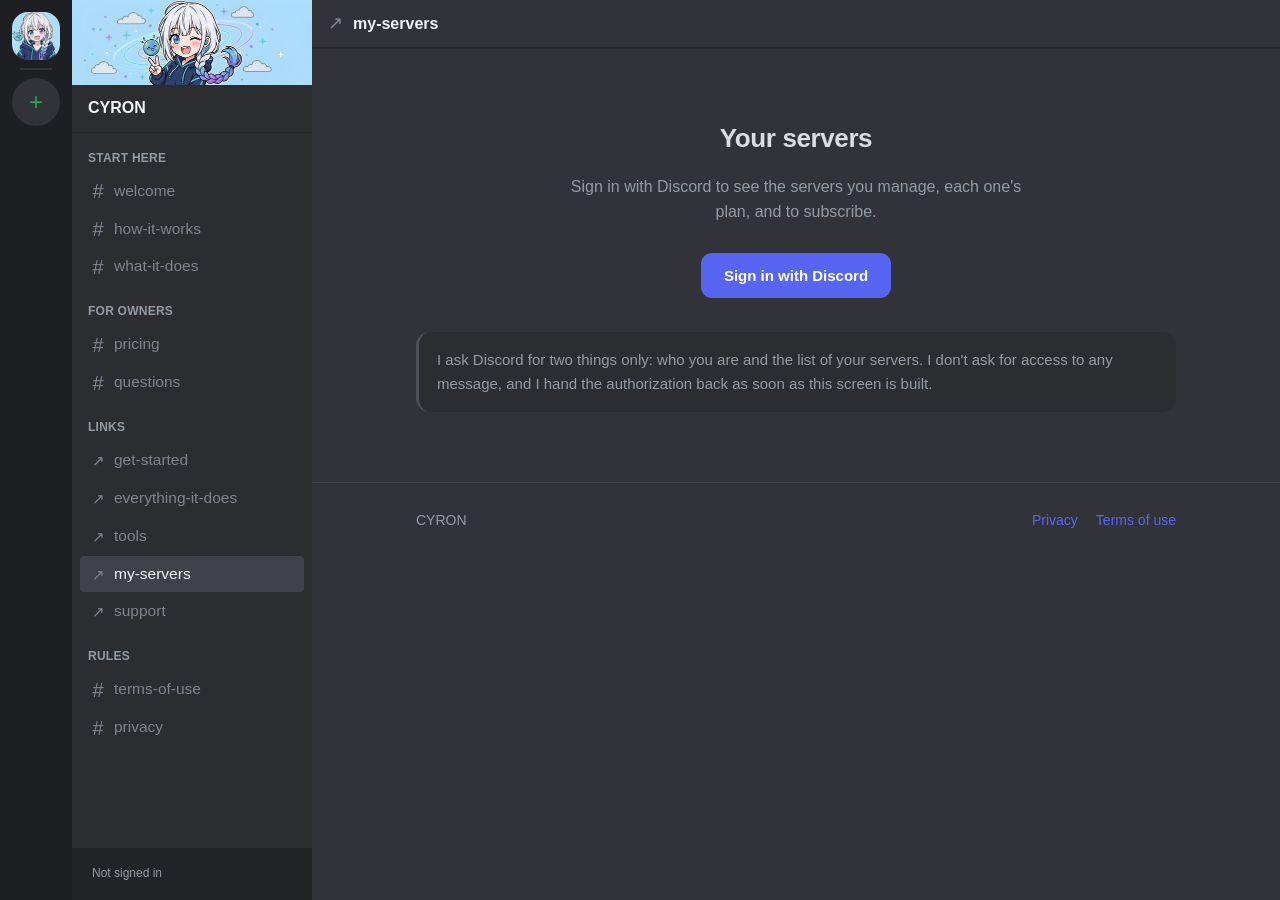
<file: cyron/painel.html>
<!doctype html>
<html lang="pt-BR" class="casca">
<head>
<script>/* endereço antigo → hicyron.github.io (mesma página, mesmos parâmetros) */
if (location.hostname === "portal-alianca.github.io") location.replace("https://hicyron.github.io" + location.pathname.replace(/^\/cyron/, "") + location.search + location.hash);
</script>
<meta charset="utf-8">
<meta name="viewport" content="width=device-width, initial-scale=1">
<title>CYRON — meus servidores</title>
<meta name="robots" content="noindex">
<link rel="icon" href="./img/cyron.png">
<style>
:root{
  --fundo:#0F1115; --fundo-2:#161A21; --fundo-3:#1D222B;
  --borda:#272D38; --borda-viva:#3A424F;
  --texto:#E8EAED; --texto-fraco:#9AA3AF;
  --ambar:#7B8CFF; --verde:#5EBB83; --azul:#5865F2; --vermelho:#E06A5A;
  --raio:14px;
}
*{box-sizing:border-box}
body{
  margin:0; background:var(--fundo); color:var(--texto);
  font:16px/1.6 -apple-system,BlinkMacSystemFont,"Segoe UI",Roboto,Helvetica,Arial,sans-serif;
  -webkit-font-smoothing:antialiased;
}
a{color:var(--ambar); text-decoration:none}
a:hover{text-decoration:underline}
.env{max-width:800px; margin:0 auto; padding:0 20px}
.barra{background:rgba(15,17,21,.86); border-bottom:1px solid var(--borda); position:sticky; top:0; z-index:9}
.barra .env{display:flex; align-items:center; gap:16px; height:62px}
.marca{font-weight:700; letter-spacing:.12em; font-size:15px; color:var(--texto)}
.marca span{color:var(--ambar)}
.barra nav{margin-left:auto; display:flex; align-items:center; gap:12px}
.barra nav a{color:var(--texto-fraco); font-size:14px; white-space:nowrap}

.eu{display:flex; align-items:center; gap:10px; font-size:14px; color:var(--texto-fraco)}
.eu img{width:26px; height:26px; border-radius:50%}

h1{font-size:26px; letter-spacing:-.015em; margin:0}
.sub{color:var(--texto-fraco); margin:10px 0 0; font-size:15px}
main{padding:44px 0 80px}

.bt{
  display:inline-flex; align-items:center; justify-content:center; gap:9px;
  padding:13px 22px; border-radius:11px; font-weight:650; font-size:15px;
  border:1px solid transparent; cursor:pointer; font-family:inherit;
}
.bt:hover{text-decoration:none; filter:brightness(1.07)}
.bt-1{background:var(--azul); color:#fff}
.bt-2{background:var(--fundo-3); color:var(--texto); border-color:var(--borda-viva)}
.bt-3{background:var(--ambar); color:#241a05}
.bt-p{padding:9px 15px; font-size:14px; border-radius:9px}

.centro{text-align:center; padding:70px 0}
.centro p{color:var(--texto-fraco); max-width:460px; margin:14px auto 28px}

.lista{display:flex; flex-direction:column; gap:12px; margin-top:30px}
.item{
  background:var(--fundo-2); border:1px solid var(--borda); border-radius:var(--raio);
  padding:18px 20px; display:flex; align-items:center; gap:16px; flex-wrap:wrap;
}
.item.fora{opacity:.72}
.icone{
  width:44px; height:44px; border-radius:12px; flex:0 0 44px; object-fit:cover;
  background:var(--fundo-3); display:flex; align-items:center; justify-content:center;
  font-weight:700; color:var(--texto-fraco); font-size:16px;
}
.dados{min-width:0; flex:1 1 190px}
.dados b{display:block; font-size:16px; overflow:hidden; text-overflow:ellipsis; white-space:nowrap}
.dados small{color:var(--texto-fraco); font-size:13px}
.cracha{
  font-size:11px; font-weight:750; letter-spacing:.06em; text-transform:uppercase;
  padding:4px 10px; border-radius:999px; white-space:nowrap;
}
.c-pago{background:rgba(123,140,255,.13); color:var(--ambar); border:1px solid rgba(123,140,255,.3)}
.c-teste{background:rgba(94,187,131,.14); color:var(--verde); border:1px solid rgba(94,187,131,.3)}
.c-gratis{background:var(--fundo-3); color:var(--texto-fraco); border:1px solid var(--borda-viva)}
/* Deliberadamente não é botão: não há para onde ir, e um botão que não leva a
   lugar nenhum é pior do que texto nenhum. */
.indisponivel{font-size:13.5px; color:var(--texto-fraco); font-style:italic; padding:9px 0}

.aviso{
  padding:16px 18px; border-radius:var(--raio); background:var(--fundo-2);
  border-left:3px solid var(--vermelho); color:var(--texto-fraco); font-size:15px; margin-top:24px;
}
.aviso.calmo{border-left-color:var(--borda-viva)}
.carregando{color:var(--texto-fraco); text-align:center; padding:60px 0}

footer{border-top:1px solid var(--borda); padding:26px 0; color:var(--texto-fraco); font-size:14px}
footer .env{display:flex; gap:18px; flex-wrap:wrap; align-items:center}
footer nav{margin-left:auto; display:flex; gap:18px; flex-wrap:wrap}
[data-en]{display:none}
html[lang="en"] [data-pt]{display:none}
html[lang="en"] [data-en]{display:revert}
.conta-barra{display:flex; align-items:center; gap:8px; flex-wrap:wrap; justify-content:flex-end; font-size:13px; color:var(--texto-fraco); margin:16px 0 14px}
.conta-barra span{margin-right:auto}
.conta-barra .bt{padding:6px 12px; font-size:13px}
.voltar{margin:0 0 6px; font-size:14px}
.botoes-servidor{display:flex; gap:8px; margin:14px 0}
.dados a.abrir{color:inherit}
.dados a.abrir:hover{text-decoration:underline}
</style>
<link rel="stylesheet" href="./casca.css?v=20261005b">
<script src="./casca.js?v=20261005b" defer></script>
</head>
<body>

<header class="barra">
  <div class="env">
    <a class="marca" href="./">CY<span>RON</span></a>
    <nav>
      <a href="./"><span data-pt>Início</span><span data-en>Home</span></a>
      <div class="eu" id="eu" hidden></div>
    </nav>
  </div>
</header>

<main class="env">
  <div id="tela"><div class="carregando"><span data-pt>Um instante…</span><span data-en>One moment…</span></div></div>
</main>

<footer><div class="env">
  <span>CYRON</span>
  <nav>
    <a href="./privacidade.html"><span data-pt>Privacidade</span><span data-en>Privacy</span></a>
    <a href="./termos.html"><span data-pt>Termos de uso</span><span data-en>Terms of use</span></a>
  </nav>
</div></footer>

<script>
var CLIENT_ID = "1498142929041096856";
var PERMISSOES = "327223209040";
var FUNCAO = "https://mslzcjqkfeivuavfxwli.supabase.co/functions/v1/cyron-entrar";
var CONVITE = "https://discord.com/oauth2/authorize?client_id=" + CLIENT_ID +
  "&permissions=" + PERMISSOES + "&scope=bot%20applications.commands";

/* O endereço de volta não pode carregar a query, senão o `code` de um login
   anterior entraria no `redirect_uri` do próximo e o Discord recusaria. */
var VOLTA = location.origin + location.pathname;

var tela = document.getElementById("tela");

if ((navigator.language || "pt").toLowerCase().indexOf("pt") !== 0) {
  document.documentElement.lang = "en";
}

function pt(a, b) { return document.documentElement.lang === "en" ? b : a; }
function esc(s) {
  return String(s == null ? "" : s).replace(/[&<>"']/g, function (c) {
    return { "&": "&amp;", "<": "&lt;", ">": "&gt;", '"': "&quot;", "'": "&#39;" }[c];
  });
}

/* ---------------- entrar ----------------

   O `state` existe contra CSRF: sem ele, alguém poderia induzir a vítima a
   abrir esta página com um `code` da CONTA DO ATACANTE, e a vítima acabaria
   olhando (e pagando por) servidores que não são dela. O valor é sorteado
   aqui, guardado na aba, e conferido na volta. */
function sortear() {
  var b = new Uint8Array(16);
  crypto.getRandomValues(b);
  return Array.prototype.map.call(b, function (n) { return n.toString(16).padStart(2, "0"); }).join("");
}

function entrar() {
  var estado = sortear();
  /* O Discord volta para VOLTA, sem o #g=: guardo o servidor escolhido
     para reabrir nele depois do login. */
  try { sessionStorage.setItem("cyron-volta", servidorDoEndereco()); } catch (e) { /* segue sem */ }
  try { sessionStorage.setItem("cyron-estado", estado); }
  catch (e) {
    return mostrarErro(pt(
      "Seu navegador está bloqueando o armazenamento da aba, e sem ele eu não consigo fazer o login com segurança. Saia do modo privado ou libere os dados deste site.",
      "Your browser is blocking session storage, and without it I can't log you in safely. Leave private mode or allow site data."));
  }
  location.href = "https://discord.com/oauth2/authorize" +
    "?client_id=" + CLIENT_ID +
    "&response_type=code" +
    "&scope=" + encodeURIComponent("identify guilds") +
    "&state=" + estado +
    /* Sem `prompt=none`: ele pula a tela de autorização para quem já
       autorizou, mas devolve erro para quem NUNCA autorizou -- e como o erro
       cai de volta na tela de entrada, o primeiro login de cada pessoa
       entraria num laço de clicar e voltar. Rápido para quem já é cliente,
       impossível para quem está chegando. */
    "&redirect_uri=" + encodeURIComponent(VOLTA);
}

function telaDeEntrada() {
  tela.innerHTML =
    '<div class="centro">' +
      '<h1>' + pt("Seus servidores", "Your servers") + '</h1>' +
      '<p>' + pt(
        "Entre com o Discord para ver os servidores que você administra, o plano de cada um e assinar.",
        "Sign in with Discord to see the servers you manage, each one's plan, and to subscribe.") + '</p>' +
      '<button class="bt bt-1" id="entrar">' + pt("Entrar com Discord", "Sign in with Discord") + '</button>' +
      '<div class="aviso calmo" style="margin-top:34px;text-align:left">' + pt(
        "Eu peço só duas coisas ao Discord: quem é você e a lista dos seus servidores. Não peço acesso a mensagem nenhuma, e devolvo a autorização assim que termino de montar esta tela.",
        "I ask Discord for two things only: who you are and the list of your servers. I don't ask for access to any message, and I hand the authorization back as soon as this screen is built.") +
      '</div>' +
    '</div>';
  document.getElementById("entrar").addEventListener("click", entrar);
}

function mostrarErro(texto, comBotao) {
  tela.innerHTML =
    '<div class="centro">' +
      '<h1>' + pt("Não deu certo", "That didn't work") + '</h1>' +
      '<div class="aviso" style="text-align:left">' + esc(texto) + '</div>' +
      (comBotao === false ? "" :
        '<button class="bt bt-2" id="devolta" style="margin-top:26px">' +
          pt("Tentar de novo", "Try again") + '</button>') +
    '</div>';
  var b = document.getElementById("devolta");
  if (b) b.addEventListener("click", function () { location.href = VOLTA; });
}

/* ---------------- a lista ---------------- */

function quando(iso) {
  if (!iso) return "";
  try { return new Date(iso).toLocaleDateString(pt("pt-BR", "en-US")); }
  catch (e) { return ""; }
}

function linha(s) {
  var inicial = esc((s.nome || "?").trim().charAt(0).toUpperCase());
  var icone = s.icone
    ? '<img class="icone" src="' + esc(s.icone) + '" alt="">'
    : '<div class="icone">' + inicial + "</div>";

  var cracha, detalhe, acao;

  if (!s.instalado) {
    cracha = '<span class="cracha c-gratis">' + pt("sem o bot", "not installed") + "</span>";
    detalhe = pt("A CYRON ainda não está neste servidor", "CYRON isn't in this server yet");
    acao = '<a class="bt bt-2 bt-p" href="' + CONVITE + '">' + pt("Adicionar", "Add") + "</a>";
  } else if (s.plano === "pago") {
    var ate = quando(s.ate);
    cracha = s.motivo === "teste"
      ? '<span class="cracha c-teste">' + pt("teste", "trial") + "</span>"
      : '<span class="cracha c-pago">' + (s.nivel === "pro" ? pt("Pro", "Pro") : pt("Aliança", "Alliance")) + "</span>";
    detalhe = s.motivo === "teste"
      ? pt("Teste até " + ate, "Trial until " + ate)
      : (ate ? pt("Pago até " + ate, "Paid through " + ate)
             : pt("Liberado sem prazo", "Enabled with no end date"));
    acao = s.pagar
      ? '<a class="bt bt-3 bt-p" href="' + esc(s.pagar) + '">' + pt("Assinar", "Subscribe") + "</a>"
      : "";
  } else {
    cracha = '<span class="cracha c-gratis">' + pt("grátis", "free") + "</span>";
    detalhe = pt("Tradução por bandeira e por botão, sem limite",
      "Flag and button translation, unlimited");
    /* Sem link de pagamento configurado, aqui havia um botão "Ver planos" que
       levava para a tabela de preços — e o botão de lá trazia de volta para
       cá. Um laço fechado, e nenhuma das duas telas dizia que faltava alguma
       coisa: quem clicava concluía que o site estava quebrado, e estava certo.

       Agora a ausência aparece como ausência. Não é botão, porque não há para
       onde ir; é a frase que explica por que não há. */
    /* Dois degraus: Pro (se o link dele existir) e Aliança. */
    acao = s.pagar || s.pagarPro
      ? (s.pagarPro ? '<a class="bt bt-3 bt-p" href="' + esc(s.pagarPro) + '">' + pt("Pro R$ 29,90/mês", "Pro $6/mo") + "</a>" : "") +
        (s.pagar ? '<a class="bt bt-3 bt-p" href="' + esc(s.pagar) + '">' + pt("Aliança R$ 79/mês", "Alliance $15/mo") + "</a>" : "")
      : '<span class="indisponivel">' + pt(
          "Assinatura ainda não disponível",
          "Subscription not available yet") + "</span>";
  }

  return '<div class="item' + (s.instalado ? "" : " fora") + '">' + icone +
    '<div class="dados"><b>' + (s.guild_id ? '<a class="abrir" href="#g=' + esc(s.guild_id) + '">' + esc(s.nome) + "</a>" : esc(s.nome)) +
      "</b><small>" + detalhe + "</small></div>" +
    cracha + acao + "</div>";
}

/* A lista do último login fica guardada neste navegador por um dia: voltar
   a esta página (pela barra, por um link) mostra ela na hora, sem pedir o
   Discord de novo. Fica o que esta tela mostra -- nada de token. O botão
   "Atualizar" refaz o login quando a pessoa quer os dados de agora. */
var VALE_POR = 24 * 3600e3;
function lerGuardado() {
  try {
    var g = JSON.parse(localStorage.getItem("cyron-painel") || "null");
    if (g && g.dados && Date.now() - g.quando < VALE_POR) return g;
  } catch (e) { /* modo privado */ }
  return null;
}
function sair() {
  try { localStorage.removeItem("cyron-painel"); localStorage.removeItem("cyron-conta"); } catch (e) { /* idem */ }
  location.href = "./";
}
function haQuanto(ms) {
  var min = Math.max(1, Math.round((Date.now() - ms) / 60000));
  if (min < 60) return pt("há " + min + " min", min + " min ago");
  var h = Math.round(min / 60);
  return pt("há " + h + " h", h + " h ago");
}

var ULTIMO = null; // [dados, quando] da última tela, para trocar de servidor sem recarregar

/* O servidor escolhido na barra da esquerda vem no endereço: #g=<id>. */
function servidorDoEndereco() {
  var m = /^#g=(\d{5,25})$/.exec(location.hash || "");
  return m ? m[1] : "";
}

function telaDoServidor(s, quando) {
  var discord = "https://discord.com/channels/" + encodeURIComponent(s.guild_id);
  tela.innerHTML =
    '<p class="voltar"><a href="#">← ' + pt("Todos os servidores", "All servers") + "</a></p>" +
    "<h1>" + esc(s.nome) + "</h1>" +
    '<div class="lista">' + linha(s) + "</div>" +
    (s.instalado
      ? '<div class="botoes-servidor"><a class="bt bt-2" href="' + discord + '">' + pt("Abrir no Discord", "Open in Discord") + "</a></div>" +
        '<div class="aviso calmo">' + pt(
          "Idiomas, salas e chaves deste servidor se ajustam pelo próprio Discord: use /cyron no servidor.",
          "Languages, rooms and keys for this server are set inside Discord: use /cyron in the server.") + "</div>"
      : "");
  setTimeout(function () { barraDaConta(quando); }, 0);
}

function mostrar(dados, quando) {
  ULTIMO = [dados, quando];
  var u = dados.usuario || {};
  if (!quando) {
    try { localStorage.setItem("cyron-painel", JSON.stringify({ quando: Date.now(), dados: dados })); }
    catch (e) { /* modo privado: só não lembra até a próxima visita */ }
  }
  /* O site mostra os servidores da pessoa na barra da esquerda, como o
     Discord. Guarda só o que aparece lá -- nome, avatar e os servidores --,
     neste navegador e em mais lugar nenhum. Nenhum token entra aqui. */
  try {
    localStorage.setItem("cyron-conta", JSON.stringify({
      quando: Date.now(), nome: u.nome || "", avatar: u.avatar || "",
      servidores: (dados.servidores || []).map(function (s) {
        return { id: s.guild_id || "", nome: s.nome || "", icone: s.icone || "", instalado: !!s.instalado };
      }),
    }));
  } catch (e) { /* modo privado: a barra só não mostra os servidores */ }
  var eu = document.getElementById("eu");
  eu.hidden = false;
  eu.innerHTML = (u.avatar ? '<img src="' + esc(u.avatar) + '" alt="">' : "") + esc(u.nome);

  var lista = dados.servidores || [];
  if (!lista.length) {
    tela.innerHTML =
      '<h1>' + pt("Seus servidores", "Your servers") + "</h1>" +
      '<p class="sub">' + pt(
        "Não encontrei nenhum servidor em que você tenha permissão de gerenciar.",
        "I found no server where you have Manage Server permission.") + "</p>" +
      '<div class="centro"><a class="bt bt-1" href="' + CONVITE + '">' +
        pt("Adicionar a CYRON a um servidor", "Add CYRON to a server") + "</a></div>";
    return;
  }

  var escolhido = servidorDoEndereco();
  var este = escolhido && lista.filter(function (s) { return String(s.guild_id) === escolhido; })[0];
  if (este) return telaDoServidor(este, quando);

  var comBot = lista.filter(function (s) { return s.instalado; }).length;
  setTimeout(function () { barraDaConta(quando); }, 0);
  tela.innerHTML =
    '<h1>' + pt("Seus servidores", "Your servers") + "</h1>" +
    '<p class="sub">' + (comBot
      ? pt("A CYRON está em " + comBot + " deles.", "CYRON is in " + comBot + " of them.")
      : pt("A CYRON ainda não está em nenhum deles.", "CYRON isn't in any of them yet.")) + "</p>" +
    '<div class="lista">' + lista.map(linha).join("") + "</div>" +
    '<div class="aviso calmo">' + pt(
      "Para cancelar ou trocar o cartão, use o recibo que o Stripe mandou por e-mail — o link de gerenciar assinatura está lá.",
      "To cancel or change your card, use the receipt Stripe emailed you — the manage-subscription link is in it.") +
    "</div>";
}

/* ---------------- a volta do Discord ---------------- */

function barraDaConta(quando) {
  var barra = document.createElement("div");
  barra.className = "conta-barra";
  barra.innerHTML = '<span>' + pt("Atualizado ", "Updated ") + haQuanto(quando || Date.now()) + "</span>" +
    '<button type="button" class="bt bt-2" id="atualizar">🔄 ' + pt("Atualizar", "Refresh") + "</button>" +
    '<button type="button" class="bt bt-2" id="sair">' + pt("Sair", "Sign out") + "</button>";
  tela.insertBefore(barra, tela.firstChild);
  document.getElementById("atualizar").addEventListener("click", entrar);
  document.getElementById("sair").addEventListener("click", sair);
}

window.addEventListener("hashchange", function () {
  if (ULTIMO) { mostrar(ULTIMO[0], ULTIMO[1]); window.scrollTo(0, 0); }
  else location.reload();
});

function trocar(code) {
  fetch(FUNCAO, {
    method: "POST",
    headers: { "Content-Type": "application/json" },
    body: JSON.stringify({ code: code, redirect_uri: VOLTA }),
  })
    .then(function (r) {
      return r.json().catch(function () { return {}; }).then(function (j) {
        if (!r.ok) throw new Error(j.erro || pt("erro " + r.status, "error " + r.status));
        return j;
      });
    })
    .then(function (dados) {
      var g = "";
      try { g = sessionStorage.getItem("cyron-volta") || ""; sessionStorage.removeItem("cyron-volta"); } catch (e) { /* idem */ }
      if (g) history.replaceState(null, "", VOLTA + "#g=" + g);
      mostrar(dados);
    })
    .catch(function (e) { mostrarErro(e.message || pt("Falhei ao falar com o servidor.", "Failed to reach the server.")); });
}

(function () {
  var q = new URLSearchParams(location.search);
  var code = q.get("code");
  var estado = q.get("state");

  if (q.get("error")) {
    /* A pessoa clicou em "cancelar" na tela do Discord. Não é falha: é uma
       resposta, e tratar como erro vermelho assustaria à toa. */
    history.replaceState(null, "", VOLTA);
    return telaDeEntrada();
  }
  /* Veio do botão "Entrar" do site: vai direto para o Discord, sem a tela
     intermediária com outro botão "Entrar" para apertar. */
  if (!code) {
    var g = lerGuardado();
    if (q.get("entrar") === "1") history.replaceState(null, "", VOLTA);
    /* Já entrou há pouco: mostra o que guardou, sem outra volta ao Discord. */
    if (g) return mostrar(g.dados, g.quando);
    if (q.get("entrar") === "1") return entrar();
    return telaDeEntrada();
  }

  var guardado = null;
  try { guardado = sessionStorage.getItem("cyron-estado"); } catch (e) { /* modo privado */ }
  try { sessionStorage.removeItem("cyron-estado"); } catch (e) { /* idem */ }

  /* Estado que não bate: ou a aba é outra, ou não fui eu que comecei este
     login. Nos dois casos o certo é recomeçar, nunca seguir. */
  if (!estado || !guardado || estado !== guardado) {
    history.replaceState(null, "", VOLTA);
    return telaDeEntrada();
  }

  /* Tira o code da barra de endereço antes de qualquer outra coisa: ele é de
     uso único, e uma pessoa que copia a URL para pedir ajuda estaria colando
     um pedaço do próprio login num chat. */
  history.replaceState(null, "", VOLTA);
  trocar(code);
})();
</script>

</body>
</html>
</file>
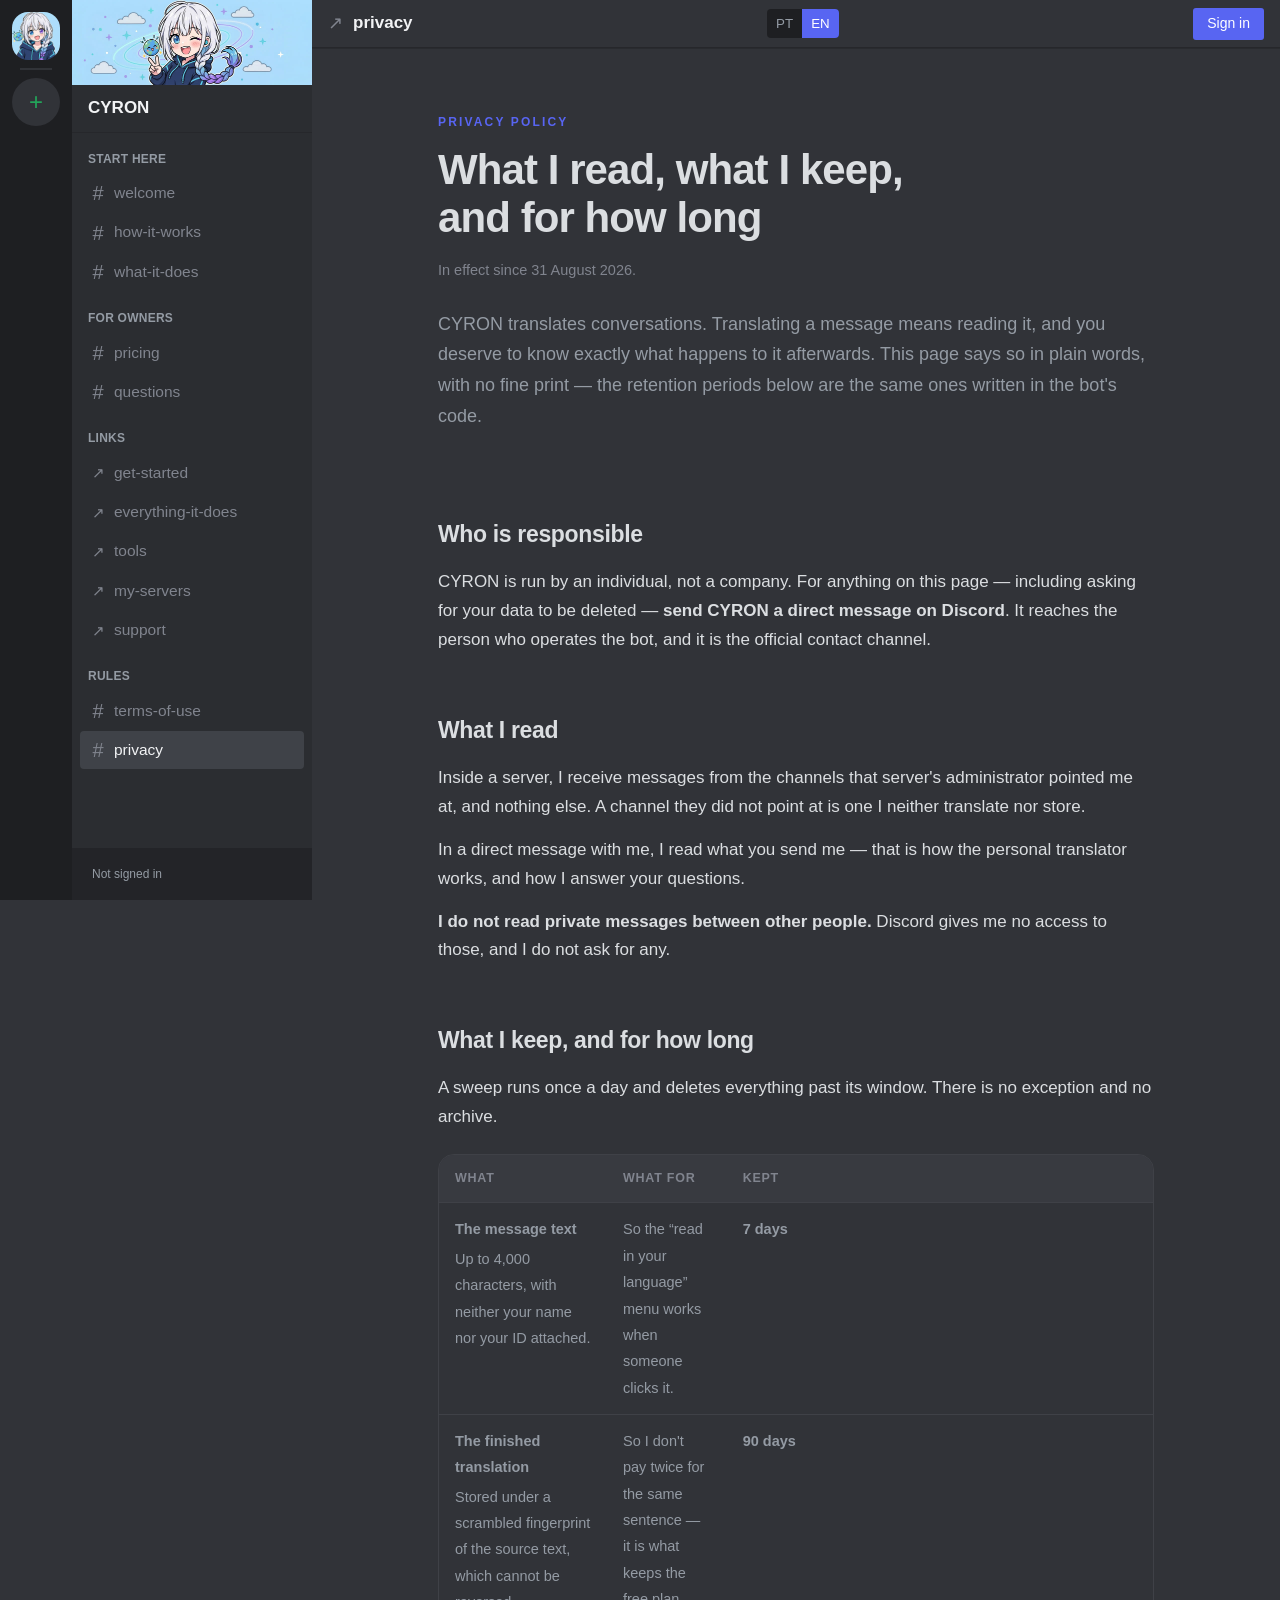
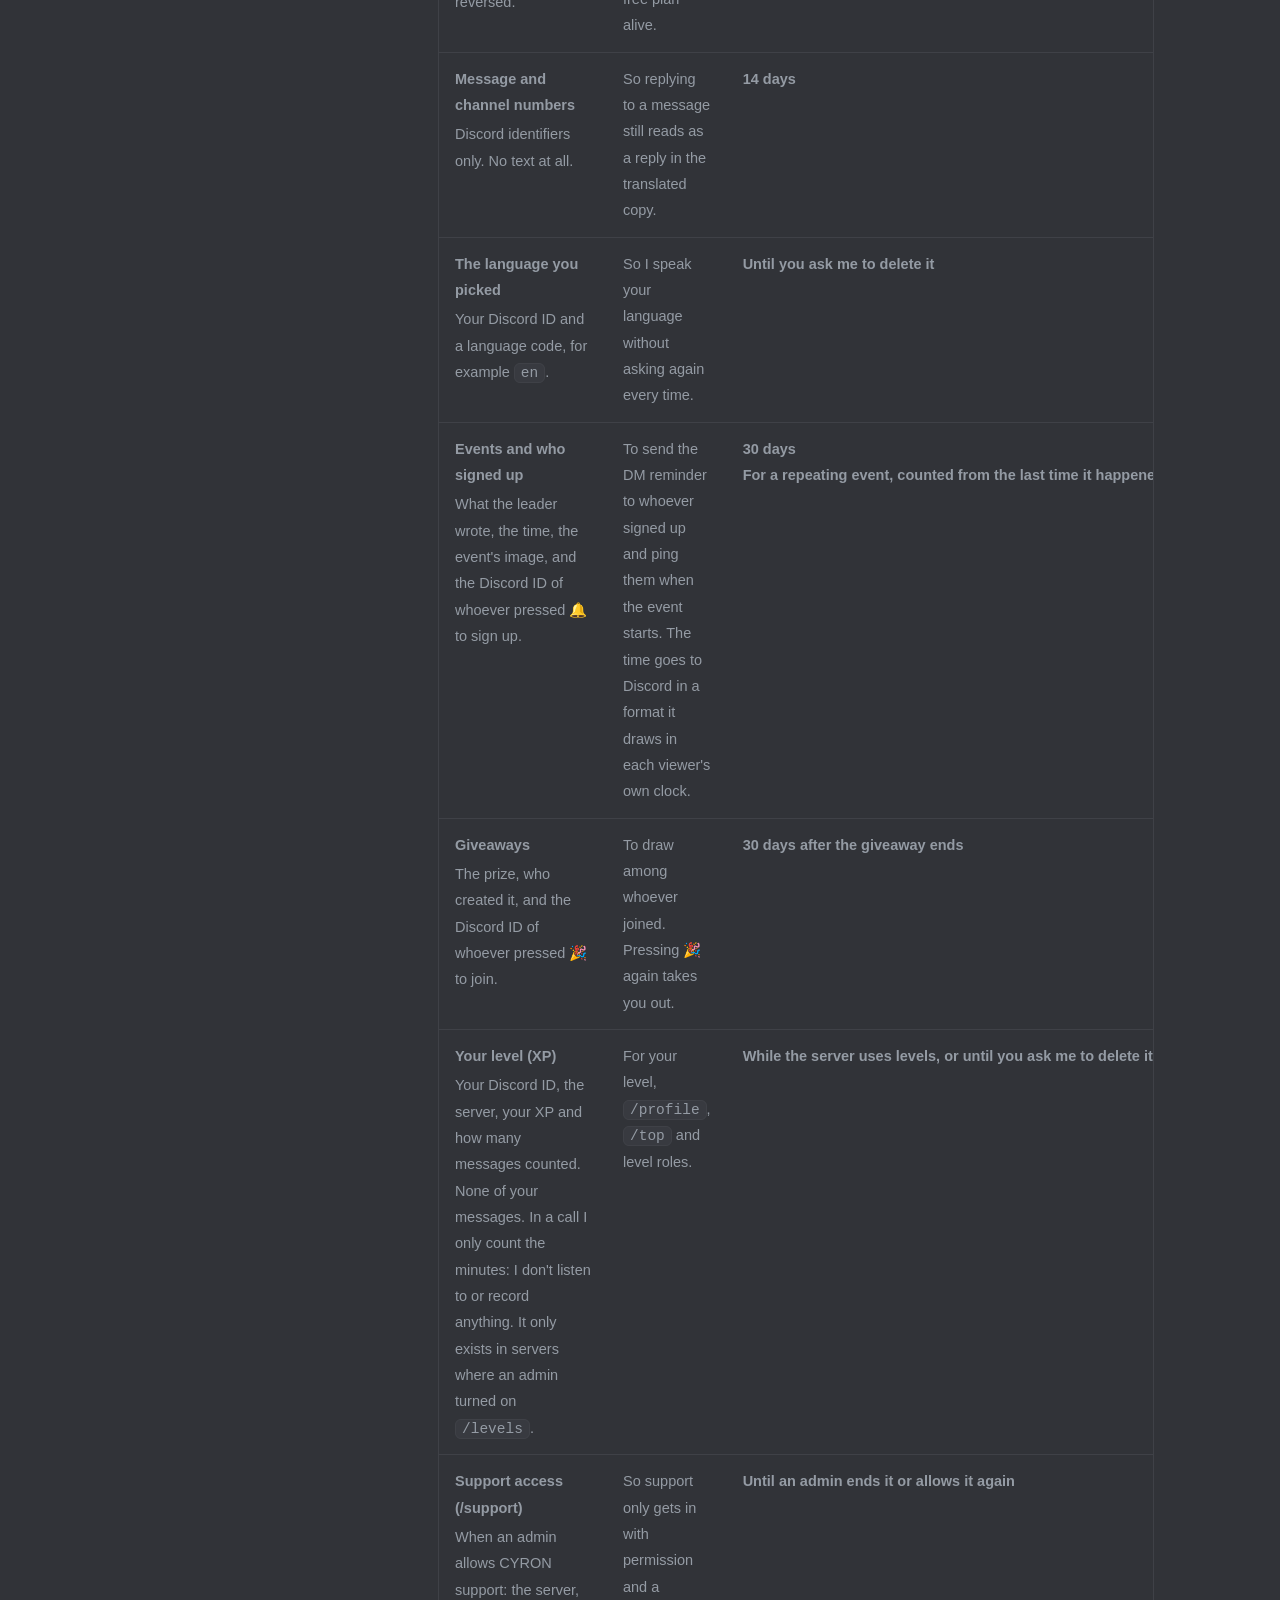
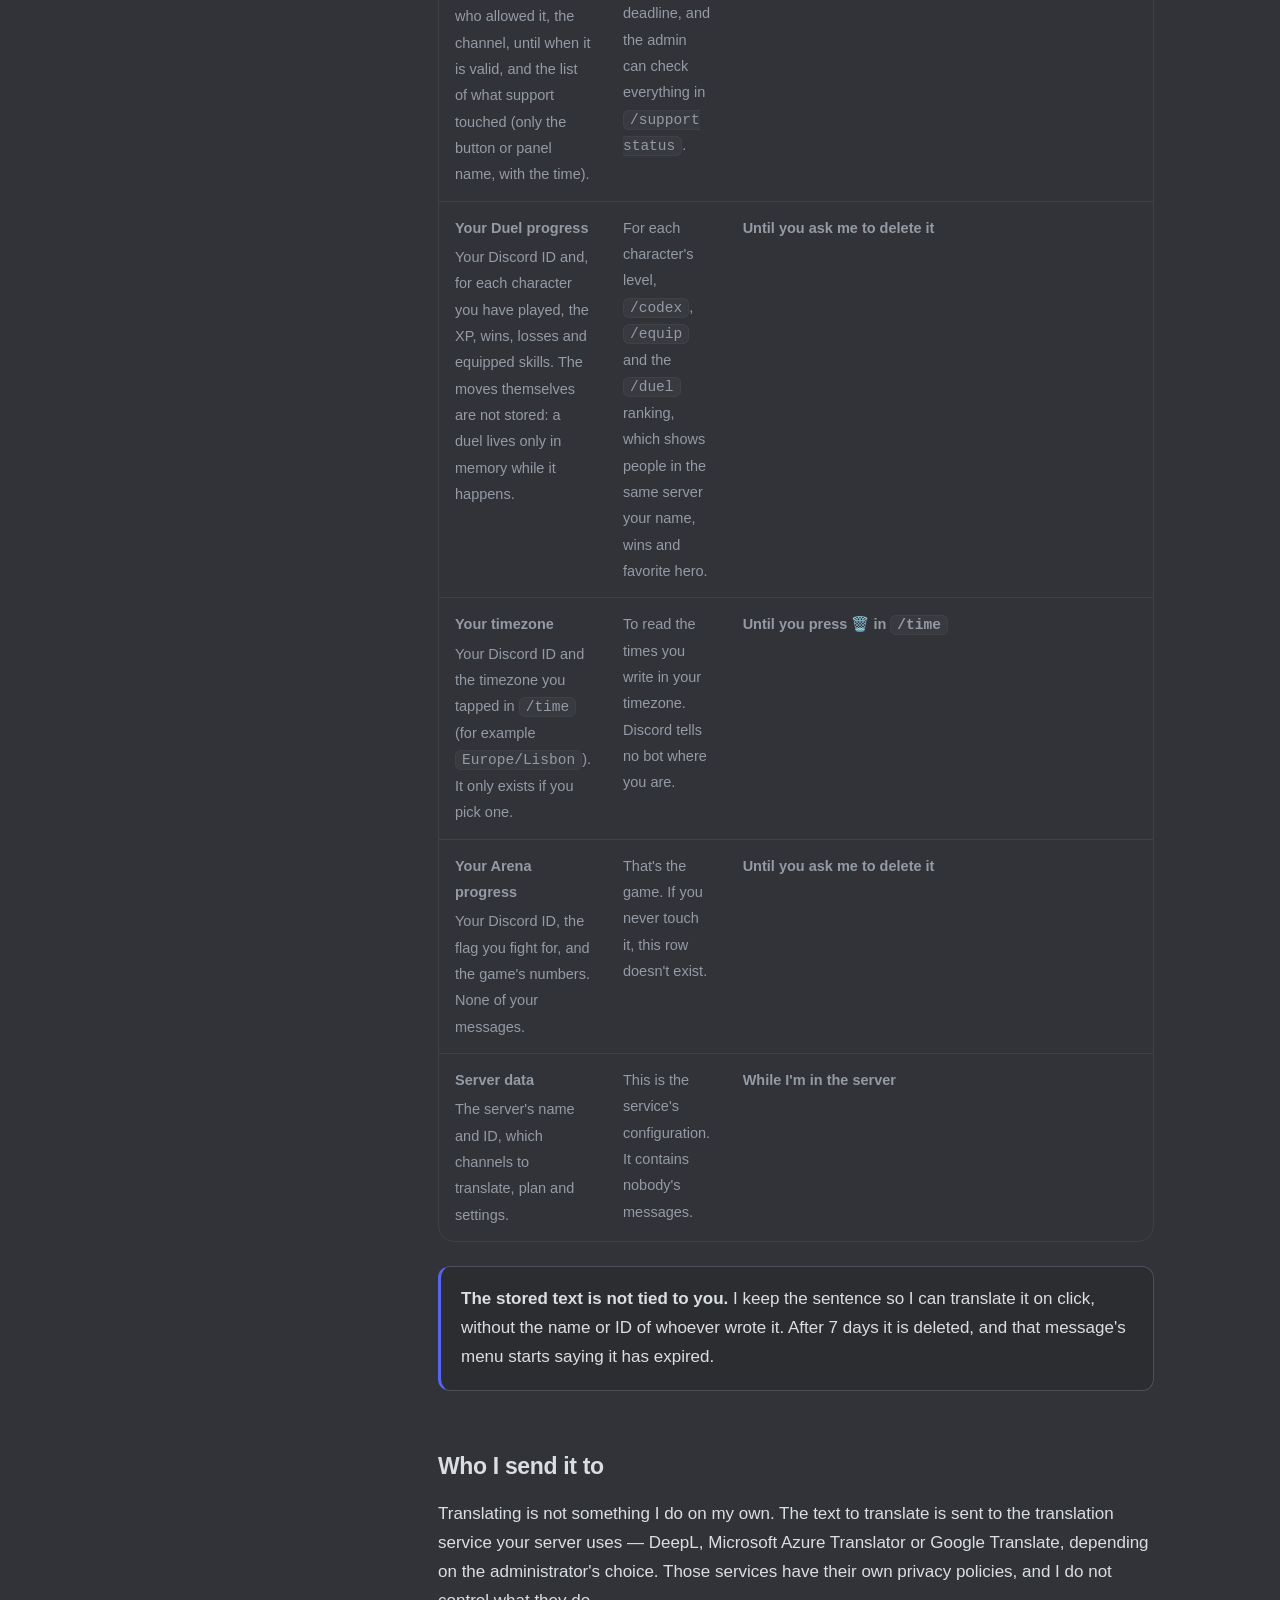
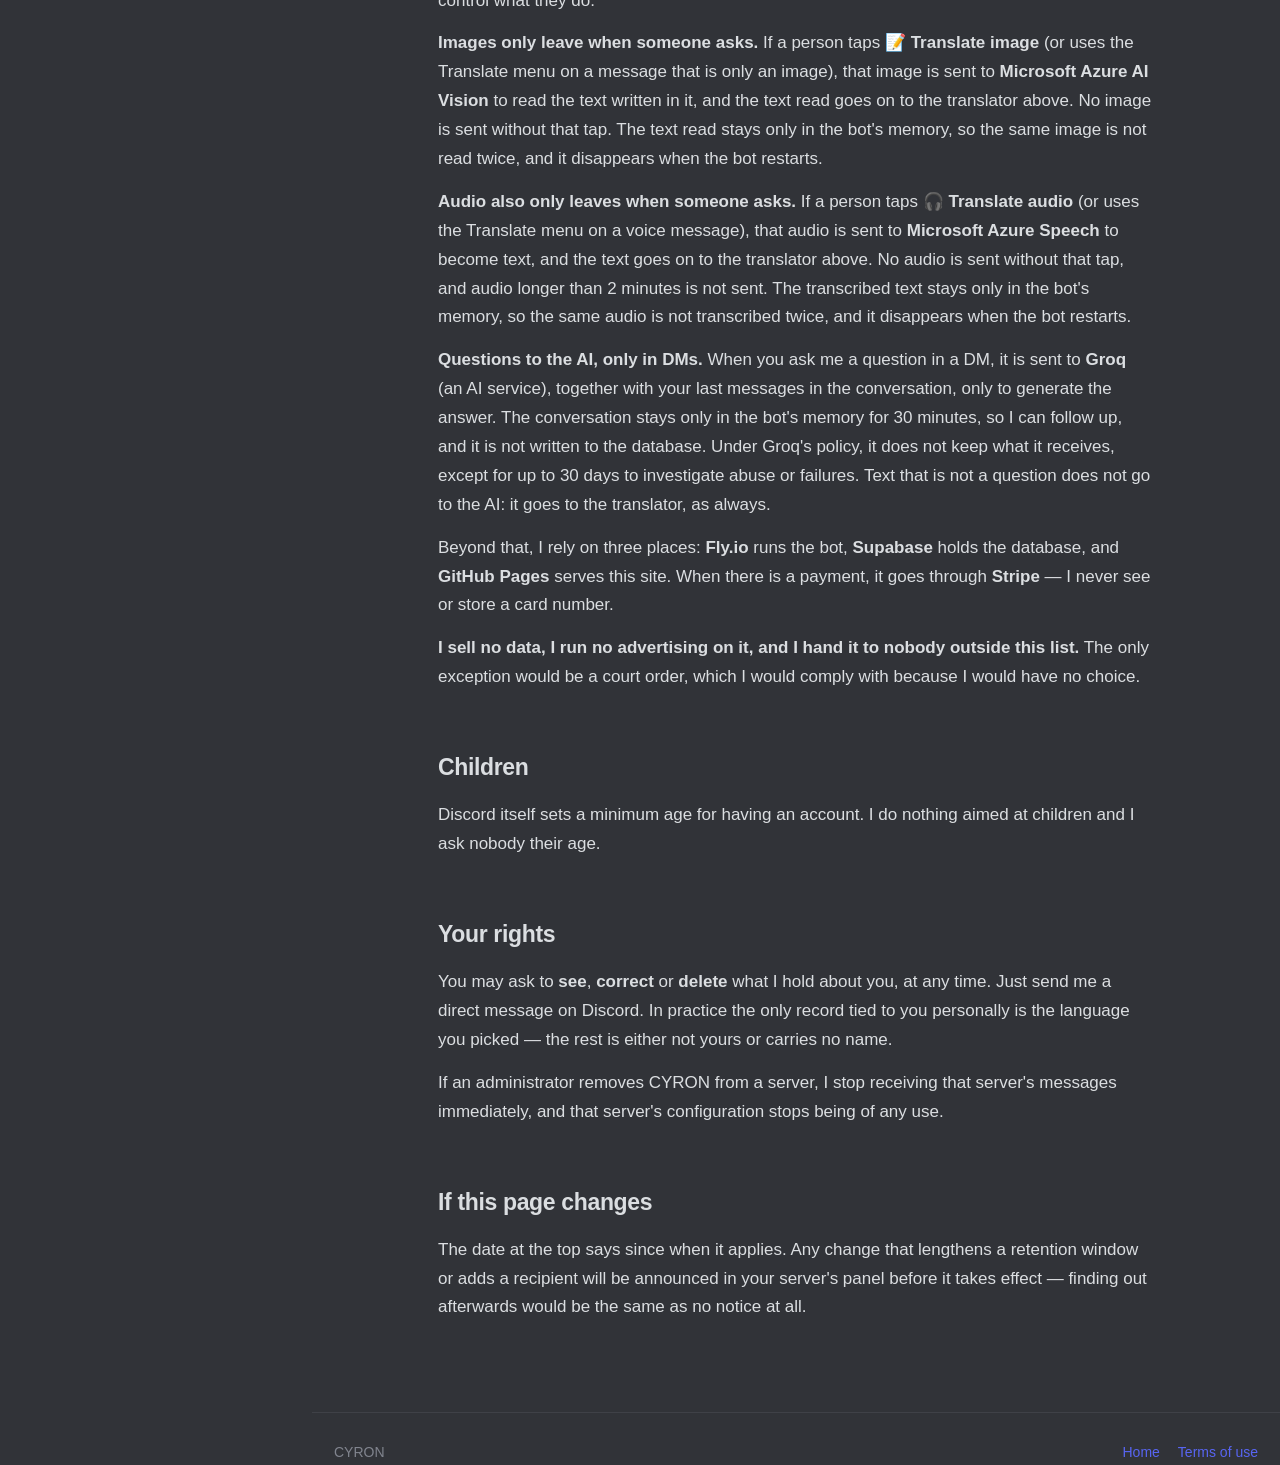
<file: cyron/privacidade.html>
<!doctype html>
<html lang="pt-BR" class="casca">
<head>
<script>/* endereço antigo → hicyron.github.io (mesma página, mesmos parâmetros) */
if (location.hostname === "portal-alianca.github.io") location.replace("https://hicyron.github.io" + location.pathname.replace(/^\/cyron/, "") + location.search + location.hash);
</script>
<meta charset="utf-8">
<meta name="viewport" content="width=device-width, initial-scale=1">
<title>CYRON — Política de Privacidade</title>
<meta name="description" content="O que a CYRON lê, o que guarda, por quanto tempo, e para quem manda.">
<meta name="robots" content="index,follow">
<link rel="icon" href="./img/cyron.png">
<style>
/* Mesma paleta do site: uma página legal com outra cara parece de outra
   empresa, e a hora de parecer outra empresa é a pior possível. */
:root{
  --fundo:#07080F; --painel:#13161C; --painel-2:#1A1E26; --painel-3:#222833;
  --borda:#232935; --borda-viva:#333B49;
  --texto:#EDEFF3; --fraco:#98A1AE; --fraquinho:#6C7583;
  --ambar:#7B8CFF; --ambar-claro:#A9B4FF; --verde:#5EBB83; --azul:#5865F2;
  --r:16px;
}
*{box-sizing:border-box}
body{
  margin:0; background:var(--fundo); color:var(--texto);
  font:17px/1.7 -apple-system,BlinkMacSystemFont,"Segoe UI",Roboto,Helvetica,Arial,sans-serif;
  -webkit-font-smoothing:antialiased;
}
a{color:var(--ambar); text-decoration:none}
a:hover{text-decoration:underline}
.env{max-width:760px; margin:0 auto; padding:0 22px}

.barra{position:sticky; top:0; z-index:30; background:rgba(11,13,17,.86); backdrop-filter:blur(12px); border-bottom:1px solid var(--borda)}
.barra .env{display:flex; align-items:center; gap:14px; height:60px; max-width:1000px}
.marca{font-weight:800; letter-spacing:.14em; font-size:15px; color:var(--texto)}
.marca b{color:var(--ambar); font-weight:800}
.barra nav{margin-left:auto; display:flex; align-items:center; gap:6px}
.barra nav a{color:var(--fraco); font-size:14.5px; padding:8px 11px; border-radius:9px; white-space:nowrap}
.barra nav a:hover{color:var(--texto); background:var(--painel-2); text-decoration:none}
.idioma{display:flex; border:1px solid var(--borda-viva); border-radius:9px; overflow:hidden; margin-left:6px; flex:0 0 auto}
.idioma button{background:none; border:0; color:var(--fraco); font:700 12px/1 inherit; padding:8px 10px; cursor:pointer}
.idioma button[aria-pressed="true"]{background:var(--ambar); color:#0B0D1A}
/* A mesma correção do site: em 390px isto não cabe numa fileira só. */
@media (max-width:760px){
  .barra .env{height:auto; padding:9px 16px 0; flex-wrap:wrap; gap:0 10px}
  .barra nav{order:3; width:100%; margin:6px -16px 0; padding:0 16px 8px;
    overflow-x:auto; scrollbar-width:none; gap:2px}
  .barra nav::-webkit-scrollbar{display:none}
  .idioma{margin-left:auto}
}

.topo{padding:64px 0 8px}
.rotulo{font-size:12px; font-weight:750; letter-spacing:.18em; text-transform:uppercase; color:var(--ambar); margin-bottom:14px}
h1{font-size:clamp(30px,5vw,42px); line-height:1.14; letter-spacing:-.022em; margin:0}
.data{margin-top:16px; color:var(--fraquinho); font-size:14.5px}
.abre{margin:26px 0 0; color:var(--fraco); font-size:18px}

main{padding:20px 0 90px}
h2{font-size:23px; letter-spacing:-.015em; margin:56px 0 0}
h3{font-size:17.5px; margin:30px 0 0; color:var(--ambar-claro)}
p{margin:14px 0 0}
ul{margin:14px 0 0; padding-left:22px}
li{margin:8px 0}
strong{font-weight:650}
code{font-family:ui-monospace,SFMono-Regular,Menlo,monospace; font-size:14.5px;
  background:var(--painel-2); border:1px solid var(--borda); border-radius:6px; padding:1px 6px}

/* O quadro do que se guarda: é a resposta que a pessoa veio buscar, então
   ganha a forma de tabela em vez de virar mais um parágrafo. */
.quadro{margin-top:22px; border:1px solid var(--borda); border-radius:var(--r); overflow:hidden}
table{width:100%; border-collapse:collapse; font-size:15.5px}
th,td{text-align:left; padding:13px 16px; border-bottom:1px solid var(--borda); vertical-align:top}
th{background:var(--painel-2); font-size:12.5px; letter-spacing:.06em; text-transform:uppercase; color:var(--fraquinho); font-weight:750}
tr:last-child td{border-bottom:0}
td b{display:block; font-weight:650; margin-bottom:3px}
td span{color:var(--fraco); font-size:14.5px}
.prazo{white-space:nowrap; font-weight:650; color:var(--ambar)}
.rot{display:none}
/* `td span` alcança o span do idioma aqui dentro e venceria a herança: sem
   isto o rótulo sai com o tamanho e a cor do texto da célula. Mesmo laço da
   legenda das fotos no site. */
.rot span{color:inherit; font-size:inherit; font-style:normal}

/* No telefone a tabela vira cartão, e não uma tabela que rola de lado.

   Três colunas de texto corrido em 390px davam uma palavra por linha e
   cortavam a coluna do prazo -- que é justamente a resposta que a pessoa veio
   buscar. Rolar de lado resolveria o corte e manteria a leitura horrível.
   Empilhado, cada linha vira um bloco: o quê, para quê, por quanto tempo.

   O cabeçalho some porque cada célula passa a carregar o próprio rótulo; sem
   isso, "14 dias" solto não diz do quê. */
@media (max-width:700px){
  thead{position:absolute; width:1px; height:1px; overflow:hidden; clip-path:inset(50%)}
  table, tbody, tr, td{display:block; width:100%}
  tr{border-bottom:1px solid var(--borda); padding:6px 0 14px}
  tr:last-child{border-bottom:0}
  td{border-bottom:0; padding:8px 16px}
  .rot{display:block; font-size:11.5px; font-weight:750; letter-spacing:.1em;
    text-transform:uppercase; color:var(--fraquinho); margin-bottom:4px}
  .prazo{white-space:normal}
}

.aviso{margin-top:24px; background:var(--painel); border:1px solid var(--borda-viva);
  border-left:3px solid var(--ambar); border-radius:12px; padding:18px 20px}
.aviso p:first-child{margin-top:0}

footer{border-top:1px solid var(--borda); padding:28px 0; color:var(--fraquinho); font-size:14px}
footer .env{display:flex; gap:18px; flex-wrap:wrap; max-width:1000px}
footer nav{margin-left:auto; display:flex; gap:18px; flex-wrap:wrap}

[data-en]{display:none}
html[lang="en"] [data-pt]{display:none}
html[lang="en"] [data-en]{display:revert}
</style>
<link rel="stylesheet" href="./casca.css?v=20261005b">
<script src="./casca.js?v=20261005b" defer></script>
</head>
<body>

<header class="barra">
  <div class="env">
    <a class="marca" href="./">CY<b>RON</b></a>
    <nav>
      <a href="./"><span data-pt>Início</span><span data-en>Home</span></a>
      <a href="./recursos.html"><span data-pt>Tudo que ela faz</span><span data-en>Everything it does</span></a>
      <a href="./#passos"><span data-pt>Primeiros passos</span><span data-en>Get started</span></a>
      <a href="./termos.html"><span data-pt>Termos de uso</span><span data-en>Terms of use</span></a>
    </nav>
    <div class="idioma" role="group" aria-label="Idioma / Language">
      <button type="button" data-troca="pt" aria-pressed="true">PT</button>
      <button type="button" data-troca="en" aria-pressed="false">EN</button>
    </div>
  </div>
</header>

<div class="topo">
  <div class="env">
    <div class="rotulo"><span data-pt>Política de privacidade</span><span data-en>Privacy policy</span></div>
    <h1>
      <span data-pt>O que eu leio, o que guardo,<br>e por quanto tempo</span>
      <span data-en>What I read, what I keep,<br>and for how long</span>
    </h1>
    <p class="data">
      <span data-pt>Em vigor desde 31 de agosto de 2026.</span>
      <span data-en>In effect since 31 August 2026.</span>
    </p>
    <p class="abre">
      <span data-pt>A CYRON traduz conversas. Para traduzir uma mensagem é preciso lê-la, e é justo que você saiba exatamente o que acontece com ela depois. Esta página diz isso em palavras normais, sem letra miúda — os prazos abaixo são os mesmos que estão escritos no código do bot.</span>
      <span data-en>CYRON translates conversations. Translating a message means reading it, and you deserve to know exactly what happens to it afterwards. This page says so in plain words, with no fine print — the retention periods below are the same ones written in the bot's code.</span>
    </p>
  </div>
</div>

<main>
  <div class="env">

    <h2><span data-pt>Quem é o responsável</span><span data-en>Who is responsible</span></h2>
    <p>
      <span data-pt>A CYRON é operada por uma pessoa física, não por uma empresa. Para qualquer assunto desta página — inclusive pedir a exclusão dos seus dados — <strong>mande uma mensagem privada à CYRON no Discord</strong>. Ela chega em quem opera o bot, e é o canal oficial de contato.</span>
      <span data-en>CYRON is run by an individual, not a company. For anything on this page — including asking for your data to be deleted — <strong>send CYRON a direct message on Discord</strong>. It reaches the person who operates the bot, and it is the official contact channel.</span>
    </p>

    <h2><span data-pt>O que eu leio</span><span data-en>What I read</span></h2>
    <p>
      <span data-pt>Dentro de um servidor, eu recebo as mensagens dos canais que o administrador daquele servidor apontou para mim, e mais nada. Canal que ele não apontou, eu não traduzo e não guardo.</span>
      <span data-en>Inside a server, I receive messages from the channels that server's administrator pointed me at, and nothing else. A channel they did not point at is one I neither translate nor store.</span>
    </p>
    <p>
      <span data-pt>Num privado comigo, eu leio o que você me manda — é como o tradutor pessoal funciona, e como eu respondo as suas perguntas.</span>
      <span data-en>In a direct message with me, I read what you send me — that is how the personal translator works, and how I answer your questions.</span>
    </p>
    <p>
      <span data-pt><strong>Eu não leio mensagens privadas entre outras pessoas.</strong> O Discord não me dá acesso a elas, e eu não peço.</span>
      <span data-en><strong>I do not read private messages between other people.</strong> Discord gives me no access to those, and I do not ask for any.</span>
    </p>

    <h2><span data-pt>O que eu guardo, e por quanto tempo</span><span data-en>What I keep, and for how long</span></h2>
    <p>
      <span data-pt>Uma varredura roda uma vez por dia e apaga tudo que passou do prazo. Não há exceção e não há arquivo morto.</span>
      <span data-en>A sweep runs once a day and deletes everything past its window. There is no exception and no archive.</span>
    </p>

    <div class="quadro rolar">
      <table>
        <thead>
          <tr>
            <th><span data-pt>O quê</span><span data-en>What</span></th>
            <th><span data-pt>Para quê</span><span data-en>What for</span></th>
            <th><span data-pt>Prazo</span><span data-en>Kept</span></th>
          </tr>
        </thead>
        <tbody>
          <tr>
            <td>
              <b><span data-pt>O texto da mensagem</span><span data-en>The message text</span></b>
              <span data-pt>Até 4.000 caracteres, sem o seu nome nem o seu identificador.</span>
              <span data-en>Up to 4,000 characters, with neither your name nor your ID attached.</span>
            </td>
            <td><i class="rot"><span data-pt>Para quê</span><span data-en>What for</span></i><span data-pt>Para o menu “ler no seu idioma” funcionar quando alguém clica nele.</span>
                <span data-en>So the “read in your language” menu works when someone clicks it.</span></td>
            <td class="prazo"><i class="rot"><span data-pt>Por quanto tempo</span><span data-en>Kept for</span></i><span data-pt>7 dias</span><span data-en>7 days</span></td>
          </tr>
          <tr>
            <td>
              <b><span data-pt>A tradução pronta</span><span data-en>The finished translation</span></b>
              <span data-pt>Guardada sob um código embaralhado do texto de origem, que não pode ser desfeito.</span>
              <span data-en>Stored under a scrambled fingerprint of the source text, which cannot be reversed.</span>
            </td>
            <td><i class="rot"><span data-pt>Para quê</span><span data-en>What for</span></i><span data-pt>Para eu não pagar duas vezes pela mesma frase — é o que mantém o plano grátis existindo.</span>
                <span data-en>So I don't pay twice for the same sentence — it is what keeps the free plan alive.</span></td>
            <td class="prazo"><i class="rot"><span data-pt>Por quanto tempo</span><span data-en>Kept for</span></i><span data-pt>90 dias</span><span data-en>90 days</span></td>
          </tr>
          <tr>
            <td>
              <b><span data-pt>Números de mensagem e de canal</span><span data-en>Message and channel numbers</span></b>
              <span data-pt>Só os identificadores do Discord. Nenhum texto.</span>
              <span data-en>Discord identifiers only. No text at all.</span>
            </td>
            <td><i class="rot"><span data-pt>Para quê</span><span data-en>What for</span></i><span data-pt>Para que responder a uma mensagem apareça como resposta também na cópia traduzida.</span>
                <span data-en>So replying to a message still reads as a reply in the translated copy.</span></td>
            <td class="prazo"><i class="rot"><span data-pt>Por quanto tempo</span><span data-en>Kept for</span></i><span data-pt>14 dias</span><span data-en>14 days</span></td>
          </tr>
          <tr>
            <td>
              <b><span data-pt>O idioma que você escolheu</span><span data-en>The language you picked</span></b>
              <span data-pt>Seu identificador do Discord e um código de idioma, por exemplo <code>pt</code>.</span>
              <span data-en>Your Discord ID and a language code, for example <code>en</code>.</span>
            </td>
            <td><i class="rot"><span data-pt>Para quê</span><span data-en>What for</span></i><span data-pt>Para eu falar com você na sua língua sem perguntar de novo a cada vez.</span>
                <span data-en>So I speak your language without asking again every time.</span></td>
            <td class="prazo"><i class="rot"><span data-pt>Por quanto tempo</span><span data-en>Kept for</span></i><span data-pt>Até você pedir para apagar</span><span data-en>Until you ask me to delete it</span></td>
          </tr>
          <tr>
            <td>
              <b><span data-pt>Eventos e quem se inscreveu</span><span data-en>Events and who signed up</span></b>
              <span data-pt>O que o líder escreveu, a hora marcada, a imagem do evento, e o identificador de quem tocou em 🔔 para se inscrever.</span>
              <span data-en>What the leader wrote, the time, the event's image, and the Discord ID of whoever pressed 🔔 to sign up.</span>
            </td>
            <td><i class="rot"><span data-pt>Para quê</span><span data-en>What for</span></i><span data-pt>Para mandar o lembrete no privado de quem se inscreveu e marcar essas pessoas quando o evento começa. A hora vai para o Discord num formato que ele desenha no relógio de cada um.</span>
                <span data-en>To send the DM reminder to whoever signed up and ping them when the event starts. The time goes to Discord in a format it draws in each viewer's own clock.</span></td>
            <td class="prazo"><i class="rot"><span data-pt>Por quanto tempo</span><span data-en>Kept for</span></i><span data-pt>30 dias</span><span data-en>30 days</span><br><small><span data-pt>Num evento que repete, contados da última vez que ele aconteceu. Tocar em 🔔 de novo cancela a inscrição na hora.</span><span data-en>For a repeating event, counted from the last time it happened. Pressing 🔔 again cancels the sign-up right away.</span></small></td>
          </tr>
          <tr>
            <td>
              <b><span data-pt>Sorteios</span><span data-en>Giveaways</span></b>
              <span data-pt>O prêmio, quem criou, e o identificador do Discord de quem tocou em 🎉 para participar.</span>
              <span data-en>The prize, who created it, and the Discord ID of whoever pressed 🎉 to join.</span>
            </td>
            <td><i class="rot"><span data-pt>Para quê</span><span data-en>What for</span></i><span data-pt>Para sortear entre quem participou. Tocar em 🎉 de novo tira você.</span>
                <span data-en>To draw among whoever joined. Pressing 🎉 again takes you out.</span></td>
            <td class="prazo"><i class="rot"><span data-pt>Por quanto tempo</span><span data-en>Kept for</span></i><span data-pt>30 dias depois que o sorteio acaba</span><span data-en>30 days after the giveaway ends</span></td>
          </tr>
          <tr>
            <td>
              <b><span data-pt>Seu nível (XP)</span><span data-en>Your level (XP)</span></b>
              <span data-pt>Seu identificador do Discord, o servidor, a XP e quantas mensagens contaram. Nenhuma mensagem sua. Em call eu só conto os minutos: não ouço nem gravo nada. Só existe em servidor onde quem administra ligou o <code>/niveis</code>.</span>
              <span data-en>Your Discord ID, the server, your XP and how many messages counted. None of your messages. In a call I only count the minutes: I don't listen to or record anything. It only exists in servers where an admin turned on <code>/levels</code>.</span>
            </td>
            <td><i class="rot"><span data-pt>Para quê</span><span data-en>What for</span></i><span data-pt>Para o seu nível, o <code>/perfil</code>, o <code>/top</code> e os cargos por nível.</span>
                <span data-en>For your level, <code>/profile</code>, <code>/top</code> and level roles.</span></td>
            <td class="prazo"><i class="rot"><span data-pt>Por quanto tempo</span><span data-en>Kept for</span></i><span data-pt>Enquanto o servidor usar os níveis, ou até você pedir para apagar</span><span data-en>While the server uses levels, or until you ask me to delete it</span></td>
          </tr>
          <tr>
            <td>
              <b><span data-pt>Acesso do suporte (/suporte)</span><span data-en>Support access (/support)</span></b>
              <span data-pt>Quando um ADM libera o suporte da CYRON: o servidor, quem liberou, o canal, até quando vale e a lista do que o suporte mexeu (só o nome do botão ou painel, com a hora).</span>
              <span data-en>When an admin allows CYRON support: the server, who allowed it, the channel, until when it is valid, and the list of what support touched (only the button or panel name, with the time).</span>
            </td>
            <td><i class="rot"><span data-pt>Para quê</span><span data-en>What for</span></i><span data-pt>Para o suporte só entrar com permissão e com prazo, e para o ADM conferir tudo no <code>/suporte status</code>.</span>
                <span data-en>So support only gets in with permission and a deadline, and the admin can check everything in <code>/support status</code>.</span></td>
            <td class="prazo"><i class="rot"><span data-pt>Por quanto tempo</span><span data-en>Kept for</span></i><span data-pt>Até o ADM encerrar ou liberar de novo</span><span data-en>Until an admin ends it or allows it again</span></td>
          </tr>
          <tr>
            <td>
              <b><span data-pt>Seu progresso no Duelo</span><span data-en>Your Duel progress</span></b>
              <span data-pt>Seu identificador do Discord e, para cada personagem que você já usou, a XP, as vitórias, as derrotas e as habilidades equipadas. As jogadas em si não são guardadas: o duelo vive só na memória enquanto acontece.</span>
              <span data-en>Your Discord ID and, for each character you have played, the XP, wins, losses and equipped skills. The moves themselves are not stored: a duel lives only in memory while it happens.</span>
            </td>
            <td><i class="rot"><span data-pt>Para quê</span><span data-en>What for</span></i><span data-pt>Para o nível de cada personagem, o <code>/codex</code>, o <code>/equipar</code> e o ranking do <code>/duelo</code>, que mostra para quem está no mesmo servidor o seu nome, as vitórias e o herói favorito.</span>
                <span data-en>For each character's level, <code>/codex</code>, <code>/equip</code> and the <code>/duel</code> ranking, which shows people in the same server your name, wins and favorite hero.</span></td>
            <td class="prazo"><i class="rot"><span data-pt>Por quanto tempo</span><span data-en>Kept for</span></i><span data-pt>Até você pedir para apagar</span><span data-en>Until you ask me to delete it</span></td>
          </tr>
          <tr>
            <td>
              <b><span data-pt>O seu fuso</span><span data-en>Your timezone</span></b>
              <span data-pt>Seu identificador do Discord e o fuso que você tocou no <code>/hora</code> (por exemplo <code>America/Sao_Paulo</code>). Só existe se você escolher.</span>
              <span data-en>Your Discord ID and the timezone you tapped in <code>/time</code> (for example <code>Europe/Lisbon</code>). It only exists if you pick one.</span>
            </td>
            <td><i class="rot"><span data-pt>Para quê</span><span data-en>What for</span></i><span data-pt>Para ler no seu fuso as horas que você escreve. O Discord não conta a nenhum bot onde você está.</span>
                <span data-en>To read the times you write in your timezone. Discord tells no bot where you are.</span></td>
            <td class="prazo"><i class="rot"><span data-pt>Por quanto tempo</span><span data-en>Kept for</span></i><span data-pt>Até você tocar em 🗑️ no <code>/hora</code></span><span data-en>Until you press 🗑️ in <code>/time</code></span></td>
          </tr>
          <tr>
            <td>
              <b><span data-pt>Seu progresso na Arena</span><span data-en>Your Arena progress</span></b>
              <span data-pt>Seu identificador do Discord, a bandeira pela qual você luta, e os números do jogo. Nenhuma mensagem sua.</span>
              <span data-en>Your Discord ID, the flag you fight for, and the game's numbers. None of your messages.</span>
            </td>
            <td><i class="rot"><span data-pt>Para quê</span><span data-en>What for</span></i><span data-pt>É o jogo. Se você nunca tocar nele, esta linha não existe.</span>
                <span data-en>That's the game. If you never touch it, this row doesn't exist.</span></td>
            <td class="prazo"><i class="rot"><span data-pt>Por quanto tempo</span><span data-en>Kept for</span></i><span data-pt>Até você pedir para apagar</span><span data-en>Until you ask me to delete it</span></td>
          </tr>
          <tr>
            <td>
              <b><span data-pt>Dados do servidor</span><span data-en>Server data</span></b>
              <span data-pt>Nome e número do servidor, quais canais traduzir, plano e ajustes.</span>
              <span data-en>The server's name and ID, which channels to translate, plan and settings.</span>
            </td>
            <td><i class="rot"><span data-pt>Para quê</span><span data-en>What for</span></i><span data-pt>É a configuração do serviço. Não contém mensagem de ninguém.</span>
                <span data-en>This is the service's configuration. It contains nobody's messages.</span></td>
            <td class="prazo"><i class="rot"><span data-pt>Por quanto tempo</span><span data-en>Kept for</span></i><span data-pt>Enquanto eu estiver no servidor</span><span data-en>While I'm in the server</span></td>
          </tr>
        </tbody>
      </table>
    </div>

    <div class="aviso">
      <p>
        <span data-pt><strong>O texto guardado não é ligado a você.</strong> Eu guardo a frase para poder traduzi-la no clique, sem o nome nem o identificador de quem escreveu. Passados os 7 dias ela é apagada, e o menu daquela mensagem passa a responder que ela expirou.</span>
        <span data-en><strong>The stored text is not tied to you.</strong> I keep the sentence so I can translate it on click, without the name or ID of whoever wrote it. After 7 days it is deleted, and that message's menu starts saying it has expired.</span>
      </p>
    </div>

    <h2><span data-pt>Para quem eu mando</span><span data-en>Who I send it to</span></h2>
    <p>
      <span data-pt>Traduzir é uma coisa que eu não faço sozinho. O texto a traduzir é enviado ao serviço de tradução usado pelo seu servidor — DeepL, Microsoft Azure Translator ou Google Tradutor, conforme a escolha do administrador. Esses serviços têm as próprias políticas de privacidade, e eu não controlo o que eles fazem.</span>
      <span data-en>Translating is not something I do on my own. The text to translate is sent to the translation service your server uses — DeepL, Microsoft Azure Translator or Google Translate, depending on the administrator's choice. Those services have their own privacy policies, and I do not control what they do.</span>
    </p>
    <p>
      <span data-pt><strong>Imagens só vão para fora quando alguém pede.</strong> Se uma pessoa toca em <strong>📝 Traduzir imagem</strong> (ou usa o menu Translate numa mensagem que só tem imagem), aquela imagem é enviada ao <strong>Microsoft Azure AI Vision</strong> para ler o texto escrito nela, e o texto lido segue para o tradutor acima. Nenhuma imagem é enviada sem esse clique. O texto lido fica só na memória do bot, para não ler a mesma imagem de novo, e some quando ele reinicia.</span>
      <span data-en><strong>Images only leave when someone asks.</strong> If a person taps <strong>📝 Translate image</strong> (or uses the Translate menu on a message that is only an image), that image is sent to <strong>Microsoft Azure AI Vision</strong> to read the text written in it, and the text read goes on to the translator above. No image is sent without that tap. The text read stays only in the bot's memory, so the same image is not read twice, and it disappears when the bot restarts.</span>
    </p>
    <p>
      <span data-pt><strong>Áudios também só vão para fora quando alguém pede.</strong> Se uma pessoa toca em <strong>🎧 Ouvir traduzido</strong> (ou usa o menu Translate numa mensagem de voz), aquele áudio é enviado ao <strong>Microsoft Azure Speech</strong> para virar texto, e o texto segue para o tradutor acima. Nenhum áudio é enviado sem esse clique, e áudios com mais de 2 minutos não são enviados. O texto ouvido fica só na memória do bot, para não transcrever o mesmo áudio de novo, e some quando ele reinicia.</span>
      <span data-en><strong>Audio also only leaves when someone asks.</strong> If a person taps <strong>🎧 Translate audio</strong> (or uses the Translate menu on a voice message), that audio is sent to <strong>Microsoft Azure Speech</strong> to become text, and the text goes on to the translator above. No audio is sent without that tap, and audio longer than 2 minutes is not sent. The transcribed text stays only in the bot's memory, so the same audio is not transcribed twice, and it disappears when the bot restarts.</span>
    </p>
    <p>
      <span data-pt><strong>Perguntas para a IA, só no privado.</strong> Quando você me faz uma pergunta no privado, ela é enviada à <strong>Groq</strong> (um serviço de IA), junto com as suas últimas mensagens da conversa, só para gerar a resposta. A conversa fica só na memória do bot por 30 minutos, para eu entender a continuação, e não é gravada no banco. Pela política da Groq, ela não guarda o que recebe, a não ser por até 30 dias para investigar abuso ou falha. Texto que não é pergunta não vai para a IA: segue para o tradutor, como sempre.</span>
      <span data-en><strong>Questions to the AI, only in DMs.</strong> When you ask me a question in a DM, it is sent to <strong>Groq</strong> (an AI service), together with your last messages in the conversation, only to generate the answer. The conversation stays only in the bot's memory for 30 minutes, so I can follow up, and it is not written to the database. Under Groq's policy, it does not keep what it receives, except for up to 30 days to investigate abuse or failures. Text that is not a question does not go to the AI: it goes to the translator, as always.</span>
    </p>
    <p>
      <span data-pt>Fora isso, eu me apoio em três lugares: <strong>Fly.io</strong> roda o bot, <strong>Supabase</strong> guarda o banco de dados, e <strong>GitHub Pages</strong> serve este site. Quando houver pagamento, ele passa pela <strong>Stripe</strong> — eu não vejo nem guardo número de cartão em momento nenhum.</span>
      <span data-en>Beyond that, I rely on three places: <strong>Fly.io</strong> runs the bot, <strong>Supabase</strong> holds the database, and <strong>GitHub Pages</strong> serves this site. When there is a payment, it goes through <strong>Stripe</strong> — I never see or store a card number.</span>
    </p>
    <p>
      <span data-pt><strong>Eu não vendo dado nenhum, não faço propaganda com ele e não entrego a terceiros fora desta lista.</strong> A única exceção seria uma ordem judicial, que eu cumpriria porque não teria escolha.</span>
      <span data-en><strong>I sell no data, I run no advertising on it, and I hand it to nobody outside this list.</strong> The only exception would be a court order, which I would comply with because I would have no choice.</span>
    </p>

    <h2><span data-pt>Crianças</span><span data-en>Children</span></h2>
    <p>
      <span data-pt>O próprio Discord exige idade mínima para ter conta. Eu não faço nada dirigido a crianças e não peço idade a ninguém.</span>
      <span data-en>Discord itself sets a minimum age for having an account. I do nothing aimed at children and I ask nobody their age.</span>
    </p>

    <h2><span data-pt>Seus direitos</span><span data-en>Your rights</span></h2>
    <p>
      <span data-pt>Você pode pedir para <strong>ver</strong>, <strong>corrigir</strong> ou <strong>apagar</strong> o que eu tenho de você, e pode pedir a qualquer momento. É só me mandar uma mensagem privada no Discord. Na prática, o único registro ligado à sua pessoa é o idioma que você escolheu — o resto ou não é seu ou não tem o seu nome.</span>
      <span data-en>You may ask to <strong>see</strong>, <strong>correct</strong> or <strong>delete</strong> what I hold about you, at any time. Just send me a direct message on Discord. In practice the only record tied to you personally is the language you picked — the rest is either not yours or carries no name.</span>
    </p>
    <p>
      <span data-pt>Se o administrador tirar a CYRON do servidor, eu paro de receber as mensagens de lá na mesma hora, e a configuração daquele servidor deixa de ter uso.</span>
      <span data-en>If an administrator removes CYRON from a server, I stop receiving that server's messages immediately, and that server's configuration stops being of any use.</span>
    </p>

    <h2><span data-pt>Se esta página mudar</span><span data-en>If this page changes</span></h2>
    <p>
      <span data-pt>A data no topo diz desde quando ela vale. Mudança que aumente prazo ou acrescente para quem eu mando será avisada no painel do seu servidor antes de valer — descobrir depois seria o mesmo que não avisar.</span>
      <span data-en>The date at the top says since when it applies. Any change that lengthens a retention window or adds a recipient will be announced in your server's panel before it takes effect — finding out afterwards would be the same as no notice at all.</span>
    </p>

  </div>
</main>

<footer>
  <div class="env">
    <span>CYRON</span>
    <nav>
      <a href="./"><span data-pt>Início</span><span data-en>Home</span></a>
      <a href="./termos.html"><span data-pt>Termos de uso</span><span data-en>Terms of use</span></a>
    </nav>
  </div>
</footer>

<script>
/* A mesma troca de idioma do site: os dois textos já estão na página, e o CSS
   decide qual aparece. O buscador enxerga os dois. */
function idioma(qual) {
  document.documentElement.lang = qual === "en" ? "en" : "pt-BR";
  [].forEach.call(document.querySelectorAll("[data-troca]"), function (b) {
    b.setAttribute("aria-pressed", String(b.dataset.troca === qual));
  });
  try { localStorage.setItem("cyron-idioma", qual); } catch (e) { /* aba anônima */ }
}
[].forEach.call(document.querySelectorAll("[data-troca]"), function (b) {
  b.addEventListener("click", function () { idioma(b.dataset.troca); });
});
(function () {
  var guardado = null;
  try { guardado = localStorage.getItem("cyron-idioma"); } catch (e) { /* idem */ }
  if (guardado) return idioma(guardado);
  var nav = (navigator.language || "pt").toLowerCase();
  if (nav.indexOf("pt") !== 0) idioma("en");
})();
</script>
</body>
</html>
</file>
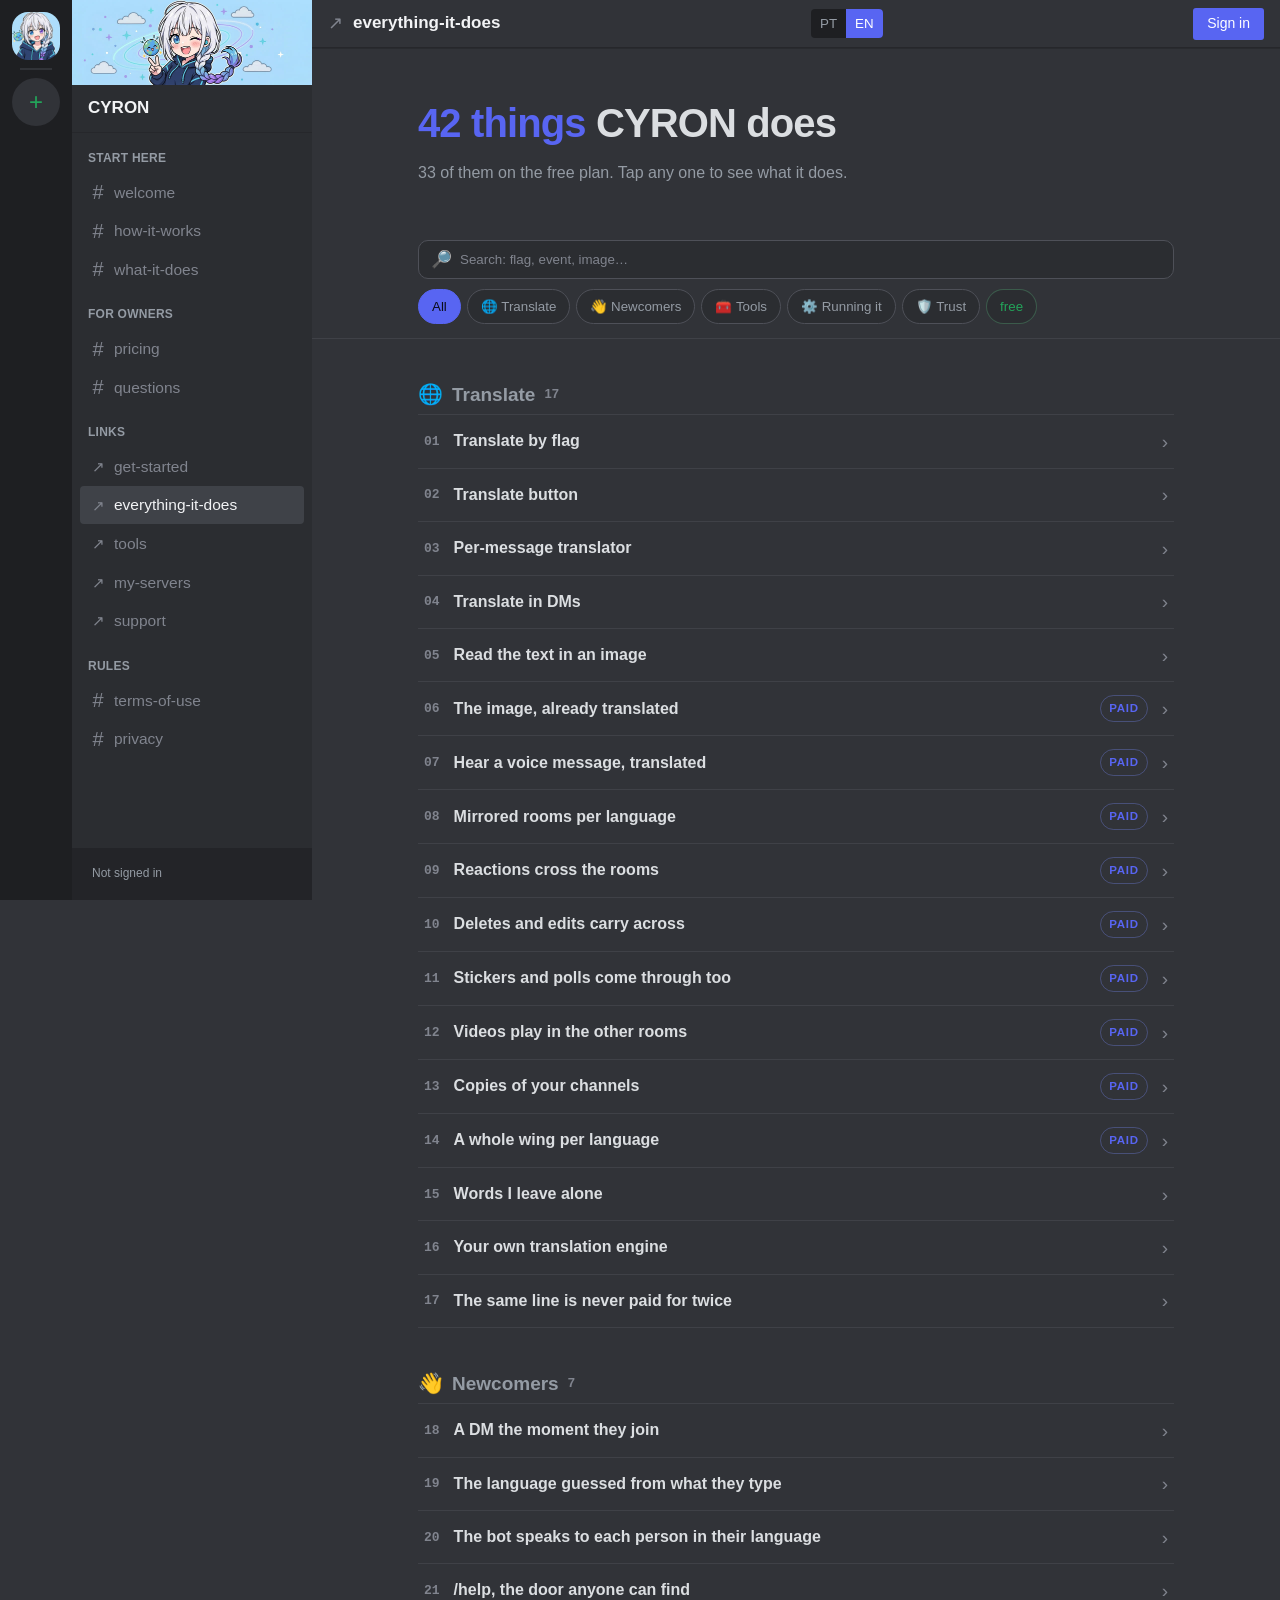
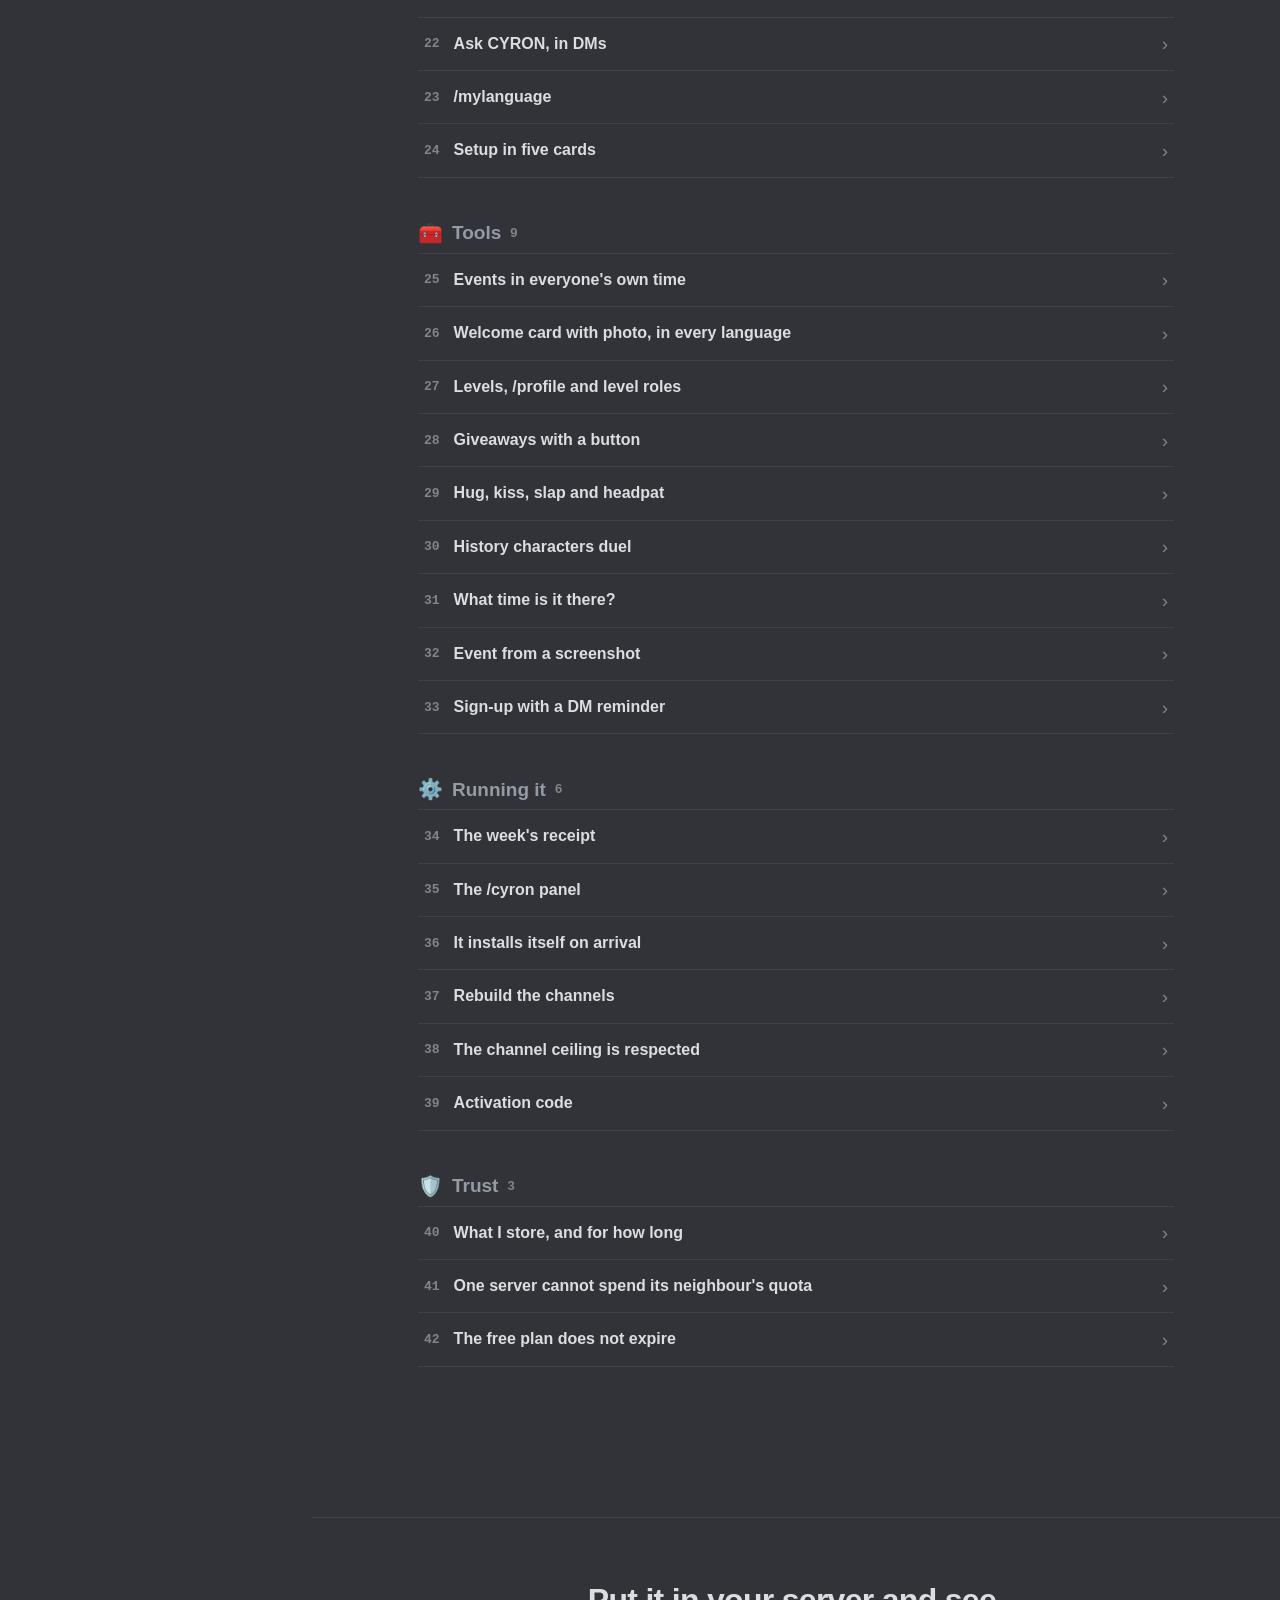
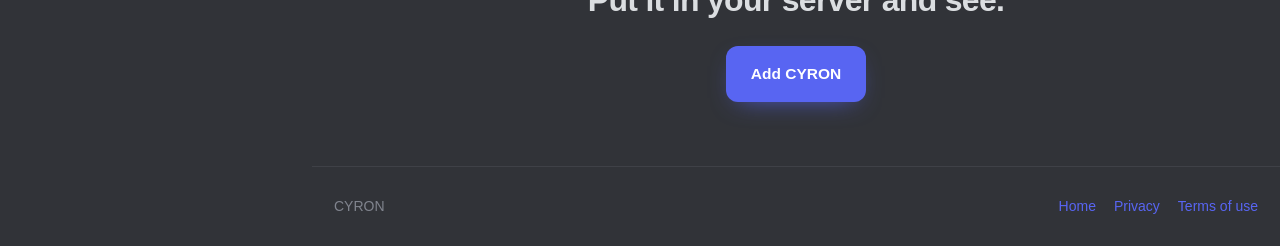
<file: cyron/recursos.html>
<!doctype html>
<html lang="pt-BR" class="casca">
<head>
<script>/* endereço antigo → hicyron.github.io (mesma página, mesmos parâmetros) */
if (location.hostname === "portal-alianca.github.io") location.replace("https://hicyron.github.io" + location.pathname.replace(/^\/cyron/, "") + location.search + location.hash);
</script>
<meta charset="utf-8">
<meta name="viewport" content="width=device-width, initial-scale=1">
<title>CYRON — tudo que ele faz</title>
<meta name="description" content="As 42 funções da CYRON, por categoria: traduzir, quem chega, ferramentas, quem administra e confiança.">
<meta property="og:title" content="CYRON — tudo que ele faz">
<meta property="og:description" content="As 42 funções da CYRON, por categoria. 33 delas no plano grátis.">
<meta property="og:type" content="website">
<link rel="icon" href="./img/cyron.png">

<!-- ESTA PÁGINA É GERADA. Não edite à mão: quem manda é
     discord-bot-gateway/catalogo.js, e o gerador é fazer-recursos.js.
     Um teste compara este arquivo com o que o gerador produz agora. -->
<style>
:root{
  --fundo:#07080F; --painel:#13161C; --painel-2:#1A1E26; --painel-3:#222833;
  --borda:#232935; --borda-viva:#333B49;
  --texto:#EDEFF3; --fraco:#98A1AE; --fraquinho:#6C7583;
  --ambar:#7B8CFF; --ambar-claro:#A9B4FF; --verde:#5EBB83; --azul:#5865F2;
  --r:16px;
}
*{box-sizing:border-box}
html{scroll-behavior:smooth}
body{
  margin:0; background:var(--fundo); color:var(--texto);
  font:17px/1.65 -apple-system,BlinkMacSystemFont,"Segoe UI",Roboto,Helvetica,Arial,sans-serif;
  -webkit-font-smoothing:antialiased; text-rendering:optimizeLegibility;
}
a{color:var(--ambar); text-decoration:none}
a:hover{text-decoration:underline}
.env{max-width:1000px; margin:0 auto; padding:0 22px}
h1,h2,h3{line-height:1.15; margin:0; letter-spacing:-.022em}

.barra{position:sticky; top:0; z-index:30; background:rgba(11,13,17,.86); backdrop-filter:blur(12px); border-bottom:1px solid var(--borda)}
.barra .env{display:flex; align-items:center; gap:14px; height:60px}
.marca{font-weight:800; letter-spacing:.14em; font-size:15px; color:var(--texto)}
.marca b{color:var(--ambar); font-weight:800}
.barra nav{margin-left:auto; display:flex; align-items:center; gap:6px}
.barra nav a{color:var(--fraco); font-size:14.5px; padding:8px 11px; border-radius:9px; white-space:nowrap}
.barra nav a:hover{color:var(--texto); background:var(--painel-2); text-decoration:none}
.barra nav a[aria-current]{color:var(--texto); background:var(--painel-2)}
.idioma{display:flex; border:1px solid var(--borda-viva); border-radius:9px; overflow:hidden; margin-left:6px; flex:0 0 auto}
.idioma button{background:none; border:0; color:var(--fraco); font:700 12px/1 inherit; padding:8px 10px; cursor:pointer}
.idioma button[aria-pressed="true"]{background:var(--ambar); color:#0B0D1A}
@media (max-width:760px){
  .barra .env{height:auto; padding:9px 16px 0; flex-wrap:wrap; gap:0 10px}
  .barra nav{order:3; width:100%; margin:6px -16px 0; padding:0 16px 8px;
    overflow-x:auto; overscroll-behavior-x:contain; scrollbar-width:none; gap:2px}
  .barra nav::-webkit-scrollbar{display:none}
  .barra nav a{padding:7px 10px; font-size:14px}
  .idioma{margin-left:auto}
}

/* Um topo de três linhas, e não de dez.
 *
 * Havia aqui um rótulo, um título, um parágrafo de três linhas e quatro
 * caixas de número. Nada errado -- e cinco coisas para ler antes de chegar na
 * lista, que é o que a pessoa veio ver. Ficou o título e uma linha. */
.topo{padding:52px 0 0}
.topo h1{font-size:clamp(28px,4.6vw,40px); font-weight:760}
.topo h1 em{font-style:normal; color:var(--ambar)}
.abre{margin:14px 0 0; color:var(--fraco); font-size:16px}

/* ---------- os filtros ----------

   Ficam grudados embaixo da barra: numa lista de 42 itens, filtrar e ter
   que subir de volta para trocar o filtro é o mesmo que não ter filtro. */
/* Opaco, e não translúcido como a barra de cima: aqui passa um <h2> de 30px
   por baixo, e a 8% de transparência ele aparecia como um borrão atrás dos
   filtros -- parecia defeito de renderização. */
.filtros{position:sticky; top:60px; z-index:20; background:var(--fundo);
  border-bottom:1px solid var(--borda); margin-top:40px; padding:14px 0}
.filtros .env{display:flex; gap:10px; flex-wrap:wrap; align-items:center}
/* O filtro de plano se distingue pela COR, e não por um separador.
   O separador era um risco de 1px que, quando a fileira quebrava, ficava
   pendurado no fim da primeira linha sem separar nada. Verde diz sozinho que
   ele não é mais uma categoria. */
.chip[data-plano]{color:var(--verde); border-color:rgba(94,187,131,.32)}
.chip[data-plano][aria-pressed="true"]{background:var(--verde); border-color:var(--verde); color:#08170e}
/* A busca ocupa a linha inteira. Dividindo a fileira com os chips ela tomava
   455px e empurrava um deles para uma segunda fileira sozinho. */
.busca{flex:1 1 100%; display:flex; align-items:center; gap:8px;
  background:var(--painel); border:1px solid var(--borda-viva); border-radius:10px; padding:0 12px}
.busca input{flex:1; background:none; border:0; color:var(--texto); font:15px/1 inherit; padding:11px 0; outline:none; min-width:0}
.busca input::placeholder{color:var(--fraquinho)}
.chips{display:flex; gap:6px; flex-wrap:wrap}
.chip{background:var(--painel); border:1px solid var(--borda-viva); color:var(--fraco);
  border-radius:999px; padding:9px 13px; font:600 13.5px/1 inherit; cursor:pointer; white-space:nowrap}
.chip:hover{color:var(--texto)}
.chip[aria-pressed="true"]{background:var(--ambar); border-color:var(--ambar); color:#0B0D1A}
@media (max-width:760px){
  .filtros{top:auto; position:static}
  .chips{width:100%; padding-bottom:2px}
}

/* ---------- a lista ----------

   Sem moldura, sem sombra, sem fundo por item: 30 caixas desenhadas é o que
   fazia a página parecer cheia. O que separa uma linha da outra é um risco de
   1px, e o que dá relevo é a linha em que o dedo está. */
main{padding:0 0 80px}
.env.lista{max-width:800px}
/* A barra de cima mais os filtros somam ~190px de coisa grudada no topo. Sem
   isto, clicar num link para #viver deixaria o título da categoria embaixo
   deles -- a página pularia para o lugar certo e mostraria o errado. */
.grupo{padding:44px 0 0; scroll-margin-top:200px}
.grupo h2{font-size:19px; font-weight:700; display:flex; align-items:center; gap:9px;
  color:var(--fraco); letter-spacing:0}
.grupo h2 .emoji{font-size:1.05em}
.grupo h2 em{font-style:normal; font-size:13px; font-weight:600; color:var(--fraquinho)}

.itens{margin-top:8px; border-top:1px solid var(--borda)}
.item{border-bottom:1px solid var(--borda)}

.linha{width:100%; display:flex; align-items:center; gap:14px; text-align:left;
  background:none; border:0; color:inherit; font:inherit; cursor:pointer; padding:13px 6px}
.linha:hover{background:var(--painel)}
.linha .n{flex:0 0 auto; color:var(--fraquinho); font:600 13px/1 ui-monospace,SFMono-Regular,Menlo,monospace}
.linha .nome{flex:1; font-size:16px; font-weight:600; min-width:0}
.linha .pago{flex:0 0 auto; font-size:11.5px; font-weight:700; letter-spacing:.06em; text-transform:uppercase;
  color:var(--ambar); border:1px solid rgba(123,140,255,.32); border-radius:999px; padding:3px 8px}
.linha .seta{flex:0 0 auto; color:var(--fraquinho); font-size:19px; line-height:1;
  transition:transform .15s ease}
.linha[aria-expanded="true"]{background:var(--painel)}
.linha[aria-expanded="true"] .n{color:var(--ambar)}
.linha[aria-expanded="true"] .seta{transform:rotate(90deg)}

.detalhe{padding:0 6px 16px 46px; background:var(--painel)}
.detalhe p{margin:0; color:var(--fraco); font-size:15px; line-height:1.6; max-width:62ch}
.detalhe .como{margin-top:9px; font-size:13.5px; color:var(--fraquinho)}
.detalhe .rot{color:var(--fraquinho); font-weight:700; text-transform:uppercase;
  letter-spacing:.08em; font-size:11px; margin-right:7px}
@media (max-width:560px){ .detalhe{padding-left:6px} }

.vazio{display:none; padding:60px 0; color:var(--fraco)}
body[data-vazio] .vazio{display:block}
.item[hidden],.grupo[hidden]{display:none}

/* ---------- fecho ---------- */
.fecho{border-top:1px solid var(--borda); margin-top:70px; padding:64px 0; text-align:center}
.fecho h2{font-size:clamp(23px,3.4vw,32px)}
.fecho p{color:var(--fraco); margin:16px auto 0; max-width:540px}
.bt{display:inline-flex; align-items:center; justify-content:center; gap:9px; padding:14px 24px;
  border-radius:12px; font-weight:650; font-size:15.5px; border:1px solid transparent; cursor:pointer;
  transition:transform .13s ease, filter .13s ease; margin-top:28px}
.bt:hover{text-decoration:none; transform:translateY(-1px); filter:brightness(1.08)}
.bt-1{background:var(--azul); color:#fff; box-shadow:0 8px 26px -12px rgba(88,101,242,.9)}

footer{border-top:1px solid var(--borda); padding:28px 0; color:var(--fraquinho); font-size:14px}
footer .env{display:flex; gap:18px; flex-wrap:wrap}
footer nav{margin-left:auto; display:flex; gap:18px; flex-wrap:wrap}

[data-en]{display:none}
html[lang="en"] [data-pt]{display:none}
html[lang="en"] [data-en]{display:revert}
</style>
<link rel="stylesheet" href="./casca.css?v=20261005b">
<script src="./casca.js?v=20261005b" defer></script>
</head>
<body>

<header class="barra">
  <div class="env">
    <a class="marca" href="./">CY<b>RON</b></a>
    <nav>
      <a href="./"><span data-pt>Início</span><span data-en>Home</span></a>
      <a href="./recursos.html" aria-current="page"><span data-pt>Tudo que ela faz</span><span data-en>Everything it does</span></a>
      <a href="./#planos"><span data-pt>Planos</span><span data-en>Pricing</span></a>
      <a href="./painel.html"><span data-pt>Meus servidores</span><span data-en>My servers</span></a>
    </nav>
    <div class="idioma" role="group" aria-label="Idioma / Language">
      <button type="button" data-troca="pt" aria-pressed="true">PT</button>
      <button type="button" data-troca="en" aria-pressed="false">EN</button>
    </div>
  </div>
</header>

<div class="topo">
  <div class="env lista">
    <h1>
      <span data-pt><em>42 coisas</em> que a CYRON faz</span>
      <span data-en><em>42 things</em> CYRON does</span>
    </h1>
    <p class="abre">
      <span data-pt>33 delas no plano grátis. Toque em qualquer uma para ver o que faz.</span>
      <span data-en>33 of them on the free plan. Tap any one to see what it does.</span>
    </p>
  </div>
</div>

<div class="filtros">
  <div class="env lista">
    <label class="busca">
      <span aria-hidden="true">🔎</span>
      <input type="search" id="busca" autocomplete="off"
        data-pt-ph="Procurar: bandeira, evento, imagem…" data-en-ph="Search: flag, event, image…">
    </label>
    <div class="chips" role="group">
      <button type="button" class="chip" data-cat="" aria-pressed="false"><span data-pt>Tudo</span><span data-en>All</span></button>
      <button type="button" class="chip" data-cat="traduzir" aria-pressed="false">🌐 <span data-pt>Traduzir</span><span data-en>Translate</span></button>
      <button type="button" class="chip" data-cat="chegar" aria-pressed="false">👋 <span data-pt>Quem chega</span><span data-en>Newcomers</span></button>
      <button type="button" class="chip" data-cat="ferramentas" aria-pressed="false">🧰 <span data-pt>Ferramentas</span><span data-en>Tools</span></button>
      <button type="button" class="chip" data-cat="mandar" aria-pressed="false">⚙️ <span data-pt>Quem administra</span><span data-en>Running it</span></button>
      <button type="button" class="chip" data-cat="confiar" aria-pressed="false">🛡️ <span data-pt>Confiança</span><span data-en>Trust</span></button>
      <button type="button" class="chip" data-plano="gratis" aria-pressed="false"><span data-pt>grátis</span><span data-en>free</span></button>
    </div>
  </div>
</div>

<main>
  <div class="env lista">
  <section class="grupo" id="traduzir" data-cat="traduzir">
    <h2><span class="emoji">🌐</span> <span data-pt>Traduzir</span><span data-en>Translate</span> <em>17</em></h2>
    <div class="itens">
        <div class="item" data-plano="gratis" data-cat="traduzir" data-busca="traducao por bandeira translate by flag a pessoa reage com a bandeira do pais dela e recebe aquela mensagem traduzida no privado. vale a bandeira que ela tem — 🇲🇽 conta, nao so 🇪🇸. se a caixa de mensagens estiver fechada, o bot responde na propria sala e apaga sozinho. someone reacts with their country's flag and gets that message translated in their dms. any flag counts — 🇲🇽 works, not just 🇪🇸. if their dms are closed, the bot answers in the room and deletes itself. reagir com 🇪🇸 react with 🇪🇸 bandeira">
          <button type="button" class="linha" aria-expanded="false">
            <span class="n">01</span>
            <span class="nome"><span data-pt>Tradução por bandeira</span><span data-en>Translate by flag</span></span>
            
            <span class="seta" aria-hidden="true">›</span>
          </button>
          <div class="detalhe" hidden>
            <p><span data-pt>A pessoa reage com a bandeira do país dela e recebe aquela mensagem traduzida no privado. Vale a bandeira que ela tem — 🇲🇽 conta, não só 🇪🇸. Se a caixa de mensagens estiver fechada, o bot responde na própria sala e apaga sozinho.</span><span data-en>Someone reacts with their country's flag and gets that message translated in their DMs. Any flag counts — 🇲🇽 works, not just 🇪🇸. If their DMs are closed, the bot answers in the room and deletes itself.</span></p>
            <p class="como"><span class="rot" data-pt>Como se usa</span><span class="rot" data-en>How you use it</span> <span data-pt>Reagir com 🇪🇸</span><span data-en>React with 🇪🇸</span></p>
          </div>
        </div>
        <div class="item" data-plano="gratis" data-cat="traduzir" data-busca="botao de traducao translate button embaixo de um aviso fica um menu com as 20 linguas. cada um escolhe a sua e recebe a copia traduzida so para ele — o aviso original nao muda, e a sala nao enche. a menu with all 20 languages sits under an announcement. each person picks theirs and gets a translated copy for their eyes only — the original never changes, and the room stays clean. menu 🌐 embaixo da mensagem 🌐 menu under the message botao">
          <button type="button" class="linha" aria-expanded="false">
            <span class="n">02</span>
            <span class="nome"><span data-pt>Botão de tradução</span><span data-en>Translate button</span></span>
            
            <span class="seta" aria-hidden="true">›</span>
          </button>
          <div class="detalhe" hidden>
            <p><span data-pt>Embaixo de um aviso fica um menu com as 20 línguas. Cada um escolhe a sua e recebe a cópia traduzida só para ele — o aviso original não muda, e a sala não enche.</span><span data-en>A menu with all 20 languages sits under an announcement. Each person picks theirs and gets a translated copy for their eyes only — the original never changes, and the room stays clean.</span></p>
            <p class="como"><span class="rot" data-pt>Como se usa</span><span class="rot" data-en>How you use it</span> <span data-pt>Menu 🌐 embaixo da mensagem</span><span data-en>🌐 menu under the message</span></p>
          </div>
        </div>
        <div class="item" data-plano="gratis" data-cat="traduzir" data-busca="tradutor por mensagem per-message translator ligado no painel, o bot abre um topico ao lado de cada mensagem do canal escolhido com o seletor de linguas dentro — e fecha o topico sozinho, para a barra lateral nao virar uma lista de topicos mortos. switched on in the panel, the bot opens a thread beside every message in the chosen channel with the language picker inside — then closes the thread itself, so your sidebar never becomes a graveyard. painel /cyron, um botao /cyron panel, one button topico">
          <button type="button" class="linha" aria-expanded="false">
            <span class="n">03</span>
            <span class="nome"><span data-pt>Tradutor por mensagem</span><span data-en>Per-message translator</span></span>
            
            <span class="seta" aria-hidden="true">›</span>
          </button>
          <div class="detalhe" hidden>
            <p><span data-pt>Ligado no painel, o bot abre um tópico ao lado de cada mensagem do canal escolhido com o seletor de línguas dentro — e fecha o tópico sozinho, para a barra lateral não virar uma lista de tópicos mortos.</span><span data-en>Switched on in the panel, the bot opens a thread beside every message in the chosen channel with the language picker inside — then closes the thread itself, so your sidebar never becomes a graveyard.</span></p>
            <p class="como"><span class="rot" data-pt>Como se usa</span><span class="rot" data-en>How you use it</span> <span data-pt>Painel /cyron, um botão</span><span data-en>/cyron panel, one button</span></p>
          </div>
        </div>
        <div class="item" data-plano="gratis" data-cat="traduzir" data-busca="traduzir no privado translate in dms cole qualquer texto na conversa privada com o bot e ele oferece a traducao nas 20 linguas. sem comando, sem servidor, e ninguem mais ve. paste any text into a dm with the bot and it offers the translation in 20 languages. no command, no server, and nobody else sees it. mandar o texto para o bot send the bot any text privado">
          <button type="button" class="linha" aria-expanded="false">
            <span class="n">04</span>
            <span class="nome"><span data-pt>Traduzir no privado</span><span data-en>Translate in DMs</span></span>
            
            <span class="seta" aria-hidden="true">›</span>
          </button>
          <div class="detalhe" hidden>
            <p><span data-pt>Cole qualquer texto na conversa privada com o bot e ele oferece a tradução nas 20 línguas. Sem comando, sem servidor, e ninguém mais vê.</span><span data-en>Paste any text into a DM with the bot and it offers the translation in 20 languages. No command, no server, and nobody else sees it.</span></p>
            <p class="como"><span class="rot" data-pt>Como se usa</span><span class="rot" data-en>How you use it</span> <span data-pt>Mandar o texto para o bot</span><span data-en>Send the bot any text</span></p>
          </div>
        </div>
        <div class="item" data-plano="gratis" data-cat="traduzir" data-busca="ler o texto de uma imagem read the text in an image print de jogo, cartaz, meme, foto de um aviso: o bot le o que esta escrito na imagem e mostra traduzido, so para quem pediu. a imagem so e lida quando alguem toca — nada e lido sozinho. a game screenshot, a poster, a meme, a photo of a notice: the bot reads what the image says and shows it translated, only to whoever asked. the image is read only when someone taps — nothing is read on its own. botao 📝, ou segurar a imagem → apps → translate 📝 button, or hold the image → apps → translate ler-imagem">
          <button type="button" class="linha" aria-expanded="false">
            <span class="n">05</span>
            <span class="nome"><span data-pt>Ler o texto de uma imagem</span><span data-en>Read the text in an image</span></span>
            
            <span class="seta" aria-hidden="true">›</span>
          </button>
          <div class="detalhe" hidden>
            <p><span data-pt>Print de jogo, cartaz, meme, foto de um aviso: o bot lê o que está escrito na imagem e mostra traduzido, só para quem pediu. A imagem só é lida quando alguém toca — nada é lido sozinho.</span><span data-en>A game screenshot, a poster, a meme, a photo of a notice: the bot reads what the image says and shows it translated, only to whoever asked. The image is read only when someone taps — nothing is read on its own.</span></p>
            <p class="como"><span class="rot" data-pt>Como se usa</span><span class="rot" data-en>How you use it</span> <span data-pt>Botão 📝, ou segurar a imagem → Apps → Translate</span><span data-en>📝 button, or hold the image → Apps → Translate</span></p>
          </div>
        </div>
        <div class="item" data-plano="pago" data-cat="traduzir" data-busca="a imagem, ja traduzida the image, already translated a mesma imagem de volta com o texto trocado no lugar, na cor e no alinhamento do original. o que nao da para trocar sem estragar o desenho — letra inclinada, texto em cima da arte — fica intacto com um numero no canto, e a traducao vem embaixo. the same image back with the text swapped in place, in the original's colour and alignment. whatever can't be swapped without ruining the artwork — slanted lettering, text over the drawing — stays untouched with a number in the corner, and the translation comes underneath. botao 🖼️ na resposta do 📝 🖼️ button on the 📝 reply imagem-traduzida">
          <button type="button" class="linha" aria-expanded="false">
            <span class="n">06</span>
            <span class="nome"><span data-pt>A imagem, já traduzida</span><span data-en>The image, already translated</span></span>
            <span class="pago"><span data-pt>pago</span><span data-en>paid</span></span>
            <span class="seta" aria-hidden="true">›</span>
          </button>
          <div class="detalhe" hidden>
            <p><span data-pt>A mesma imagem de volta com o texto trocado no lugar, na cor e no alinhamento do original. O que não dá para trocar sem estragar o desenho — letra inclinada, texto em cima da arte — fica intacto com um número no canto, e a tradução vem embaixo.</span><span data-en>The same image back with the text swapped in place, in the original's colour and alignment. Whatever can't be swapped without ruining the artwork — slanted lettering, text over the drawing — stays untouched with a number in the corner, and the translation comes underneath.</span></p>
            <p class="como"><span class="rot" data-pt>Como se usa</span><span class="rot" data-en>How you use it</span> <span data-pt>Botão 🖼️ na resposta do 📝</span><span data-en>🖼️ button on the 📝 reply</span></p>
          </div>
        </div>
        <div class="item" data-plano="pago" data-cat="traduzir" data-busca="ouvir um audio, traduzido hear a voice message, translated mensagem de voz numa lingua que voce nao fala: toque no 🎧 e leia o que foi dito, ja na sua lingua, so para voce. o audio e transcrito uma vez so, na lingua de quem gravou, e so quando alguem pede. audios de ate 2 minutos. a voice message in a language you don't speak: tap 🎧 and read what was said, already in your language, just for you. the audio is transcribed once, in the speaker's language, and only when someone asks. voice messages up to 2 minutes. botao 🎧, ou segurar o audio → apps → translate 🎧 button, or hold the voice message → apps → translate ouvir-audio">
          <button type="button" class="linha" aria-expanded="false">
            <span class="n">07</span>
            <span class="nome"><span data-pt>Ouvir um áudio, traduzido</span><span data-en>Hear a voice message, translated</span></span>
            <span class="pago"><span data-pt>pago</span><span data-en>paid</span></span>
            <span class="seta" aria-hidden="true">›</span>
          </button>
          <div class="detalhe" hidden>
            <p><span data-pt>Mensagem de voz numa língua que você não fala: toque no 🎧 e leia o que foi dito, já na sua língua, só para você. O áudio é transcrito uma vez só, na língua de quem gravou, e só quando alguém pede. Áudios de até 2 minutos.</span><span data-en>A voice message in a language you don't speak: tap 🎧 and read what was said, already in your language, just for you. The audio is transcribed once, in the speaker's language, and only when someone asks. Voice messages up to 2 minutes.</span></p>
            <p class="como"><span class="rot" data-pt>Como se usa</span><span class="rot" data-en>How you use it</span> <span data-pt>Botão 🎧, ou segurar o áudio → Apps → Translate</span><span data-en>🎧 button, or hold the voice message → Apps → Translate</span></p>
          </div>
        </div>
        <div class="item" data-plano="pago" data-cat="traduzir" data-busca="salas espelhadas por idioma mirrored rooms per language a mesma conversa acontecendo em varias salas, uma por lingua. voce escreve na sua e a sua fala aparece na dos outros ja traduzida, com o seu nome e a sua foto — inclusive as imagens e os arquivos que voce mandou junto. one conversation happening in several rooms, one per language. you type in yours and your line shows up in theirs already translated, with your name and your avatar — images and files you attached come along. automatico, e so escrever on its own — just type espelho">
          <button type="button" class="linha" aria-expanded="false">
            <span class="n">08</span>
            <span class="nome"><span data-pt>Salas espelhadas por idioma</span><span data-en>Mirrored rooms per language</span></span>
            <span class="pago"><span data-pt>pago</span><span data-en>paid</span></span>
            <span class="seta" aria-hidden="true">›</span>
          </button>
          <div class="detalhe" hidden>
            <p><span data-pt>A mesma conversa acontecendo em várias salas, uma por língua. Você escreve na sua e a sua fala aparece na dos outros já traduzida, com o seu nome e a sua foto — inclusive as imagens e os arquivos que você mandou junto.</span><span data-en>One conversation happening in several rooms, one per language. You type in yours and your line shows up in theirs already translated, with your name and your avatar — images and files you attached come along.</span></p>
            <p class="como"><span class="rot" data-pt>Como se usa</span><span class="rot" data-en>How you use it</span> <span data-pt>Automático, é só escrever</span><span data-en>On its own — just type</span></p>
          </div>
        </div>
        <div class="item" data-plano="pago" data-cat="traduzir" data-busca="as reacoes atravessam as salas reactions cross the rooms um 👍 dado na sala em arabe aparece na sala em portugues, somado com os das outras. quem escreveu fica sabendo que gostaram — antes, a reacao morria na lingua de quem reagiu, longe justamente de quem ela existia para alcancar. a 👍 given in the arabic room shows up in the portuguese one, added to the rest. whoever wrote the line finds out people liked it — before, the reaction died in the reactor's own language, away from the one person it existed to reach. automatico, e so reagir on its own — just react reacoes">
          <button type="button" class="linha" aria-expanded="false">
            <span class="n">09</span>
            <span class="nome"><span data-pt>As reações atravessam as salas</span><span data-en>Reactions cross the rooms</span></span>
            <span class="pago"><span data-pt>pago</span><span data-en>paid</span></span>
            <span class="seta" aria-hidden="true">›</span>
          </button>
          <div class="detalhe" hidden>
            <p><span data-pt>Um 👍 dado na sala em árabe aparece na sala em português, somado com os das outras. Quem escreveu fica sabendo que gostaram — antes, a reação morria na língua de quem reagiu, longe justamente de quem ela existia para alcançar.</span><span data-en>A 👍 given in the Arabic room shows up in the Portuguese one, added to the rest. Whoever wrote the line finds out people liked it — before, the reaction died in the reactor's own language, away from the one person it existed to reach.</span></p>
            <p class="como"><span class="rot" data-pt>Como se usa</span><span class="rot" data-en>How you use it</span> <span data-pt>Automático, é só reagir</span><span data-en>On its own — just react</span></p>
          </div>
        </div>
        <div class="item" data-plano="pago" data-cat="traduzir" data-busca="apagar e corrigir atravessam deletes and edits carry across apagou, some das outras salas tambem — inclusive numa limpeza de moderacao. corrigiu o horario do evento, a correcao chega traduzida em todas. antes a copia era pedra: quem apagava achava que tinha apagado, e o horario certo ficava numa lingua so. delete it and it goes from the other rooms too — moderation purges included. fix the event time and the fix lands translated everywhere. before, copies were set in stone: you thought you had deleted it, and the right time lived in one language only. automatico, e so apagar ou editar on its own — just delete or edit apagar-corrigir">
          <button type="button" class="linha" aria-expanded="false">
            <span class="n">10</span>
            <span class="nome"><span data-pt>Apagar e corrigir atravessam</span><span data-en>Deletes and edits carry across</span></span>
            <span class="pago"><span data-pt>pago</span><span data-en>paid</span></span>
            <span class="seta" aria-hidden="true">›</span>
          </button>
          <div class="detalhe" hidden>
            <p><span data-pt>Apagou, some das outras salas também — inclusive numa limpeza de moderação. Corrigiu o horário do evento, a correção chega traduzida em todas. Antes a cópia era pedra: quem apagava achava que tinha apagado, e o horário certo ficava numa língua só.</span><span data-en>Delete it and it goes from the other rooms too — moderation purges included. Fix the event time and the fix lands translated everywhere. Before, copies were set in stone: you thought you had deleted it, and the right time lived in one language only.</span></p>
            <p class="como"><span class="rot" data-pt>Como se usa</span><span class="rot" data-en>How you use it</span> <span data-pt>Automático, é só apagar ou editar</span><span data-en>On its own — just delete or edit</span></p>
          </div>
        </div>
        <div class="item" data-plano="pago" data-cat="traduzir" data-busca="figurinha e enquete tambem passam stickers and polls come through too figurinha aparece nas outras salas como imagem, com o nome de quem mandou. enquete chega com a pergunta e as opcoes traduzidas, e um botao que leva a enquete de verdade — uma so, com todos os votos juntos, em vez de sete enquetes com os votos partidos. a sticker shows up in the other rooms as an image, under the sender's name. a poll arrives with its question and options translated, plus a link to the real poll — one poll with all the votes, instead of seven with the votes split. automatico, e so mandar on its own — just send it figurinha-enquete">
          <button type="button" class="linha" aria-expanded="false">
            <span class="n">11</span>
            <span class="nome"><span data-pt>Figurinha e enquete também passam</span><span data-en>Stickers and polls come through too</span></span>
            <span class="pago"><span data-pt>pago</span><span data-en>paid</span></span>
            <span class="seta" aria-hidden="true">›</span>
          </button>
          <div class="detalhe" hidden>
            <p><span data-pt>Figurinha aparece nas outras salas como imagem, com o nome de quem mandou. Enquete chega com a pergunta e as opções traduzidas, e um botão que leva à enquete de verdade — uma só, com todos os votos juntos, em vez de sete enquetes com os votos partidos.</span><span data-en>A sticker shows up in the other rooms as an image, under the sender's name. A poll arrives with its question and options translated, plus a link to the real poll — one poll with all the votes, instead of seven with the votes split.</span></p>
            <p class="como"><span class="rot" data-pt>Como se usa</span><span class="rot" data-en>How you use it</span> <span data-pt>Automático, é só mandar</span><span data-en>On its own — just send it</span></p>
          </div>
        </div>
        <div class="item" data-plano="pago" data-cat="traduzir" data-busca="video toca nas outras salas videos play in the other rooms link de youtube, twitch ou vimeo chega nas outras salas com o player do discord — da o play ali mesmo, sem sair do chat. arquivo grande demais para copiar vira um link para o original. a youtube, twitch or vimeo link reaches the other rooms with discord's own player — hit play right there, without leaving the chat. a file too big to copy becomes a link to the original. automatico, e so colar o link on its own — just paste the link video">
          <button type="button" class="linha" aria-expanded="false">
            <span class="n">12</span>
            <span class="nome"><span data-pt>Vídeo toca nas outras salas</span><span data-en>Videos play in the other rooms</span></span>
            <span class="pago"><span data-pt>pago</span><span data-en>paid</span></span>
            <span class="seta" aria-hidden="true">›</span>
          </button>
          <div class="detalhe" hidden>
            <p><span data-pt>Link de YouTube, Twitch ou Vimeo chega nas outras salas com o player do Discord — dá o play ali mesmo, sem sair do chat. Arquivo grande demais para copiar vira um link para o original.</span><span data-en>A YouTube, Twitch or Vimeo link reaches the other rooms with Discord's own player — hit play right there, without leaving the chat. A file too big to copy becomes a link to the original.</span></p>
            <p class="como"><span class="rot" data-pt>Como se usa</span><span class="rot" data-en>How you use it</span> <span data-pt>Automático, é só colar o link</span><span data-en>On its own — just paste the link</span></p>
          </div>
        </div>
        <div class="item" data-plano="pago" data-cat="traduzir" data-busca="copias dos seus canais copies of your channels anuncios, regras, eventos: voce marca ate 10 canais e cada um ganha uma copia por lingua, atualizada sozinha. quem le so em turco ve o mural da casa em turco. announcements, rules, events: you tick up to 10 channels and each one gets a copy per language, kept up to date on its own. someone who only reads turkish sees the house noticeboard in turkish. escolher os canais no painel pick the channels in the panel replica">
          <button type="button" class="linha" aria-expanded="false">
            <span class="n">13</span>
            <span class="nome"><span data-pt>Cópias dos seus canais</span><span data-en>Copies of your channels</span></span>
            <span class="pago"><span data-pt>pago</span><span data-en>paid</span></span>
            <span class="seta" aria-hidden="true">›</span>
          </button>
          <div class="detalhe" hidden>
            <p><span data-pt>Anúncios, regras, eventos: você marca até 10 canais e cada um ganha uma cópia por língua, atualizada sozinha. Quem lê só em turco vê o mural da casa em turco.</span><span data-en>Announcements, rules, events: you tick up to 10 channels and each one gets a copy per language, kept up to date on its own. Someone who only reads Turkish sees the house noticeboard in Turkish.</span></p>
            <p class="como"><span class="rot" data-pt>Como se usa</span><span class="rot" data-en>How you use it</span> <span data-pt>Escolher os canais no painel</span><span data-en>Pick the channels in the panel</span></p>
          </div>
        </div>
        <div class="item" data-plano="pago" data-cat="traduzir" data-busca="uma ala inteira por lingua a whole wing per language categoria, cargo e permissoes de cada lingua montados e mantidos pelo bot. quem escolhe 🇰🇷 passa a ver a ala coreana e para de ver as outras — o servidor nao fica cinco vezes maior na barra lateral de ninguem. the category, the role and the permissions for each language, built and maintained by the bot. pick 🇰🇷 and you see the korean wing and stop seeing the rest — nobody's sidebar gets five times longer. montado na instalacao built during setup categoria">
          <button type="button" class="linha" aria-expanded="false">
            <span class="n">14</span>
            <span class="nome"><span data-pt>Uma ala inteira por língua</span><span data-en>A whole wing per language</span></span>
            <span class="pago"><span data-pt>pago</span><span data-en>paid</span></span>
            <span class="seta" aria-hidden="true">›</span>
          </button>
          <div class="detalhe" hidden>
            <p><span data-pt>Categoria, cargo e permissões de cada língua montados e mantidos pelo bot. Quem escolhe 🇰🇷 passa a ver a ala coreana e para de ver as outras — o servidor não fica cinco vezes maior na barra lateral de ninguém.</span><span data-en>The category, the role and the permissions for each language, built and maintained by the bot. Pick 🇰🇷 and you see the Korean wing and stop seeing the rest — nobody's sidebar gets five times longer.</span></p>
            <p class="como"><span class="rot" data-pt>Como se usa</span><span class="rot" data-en>How you use it</span> <span data-pt>Montado na instalação</span><span data-en>Built during setup</span></p>
          </div>
        </div>
        <div class="item" data-plano="gratis" data-cat="traduzir" data-busca="palavras que eu nao traduzo words i leave alone a lista da casa: apelidos, siglas da alianca, nomes de eventos. o tradutor recebe o texto com esses pedacos escondidos e devolve com eles intactos — ninguem vira “melhor” porque se chama best. the house list: nicknames, alliance tags, event names. the translator gets the text with those pieces hidden and hands them back untouched — nobody becomes “melhor” just because they are called best. painel /cyron → 📖 /cyron panel → 📖 palavras">
          <button type="button" class="linha" aria-expanded="false">
            <span class="n">15</span>
            <span class="nome"><span data-pt>Palavras que eu não traduzo</span><span data-en>Words I leave alone</span></span>
            
            <span class="seta" aria-hidden="true">›</span>
          </button>
          <div class="detalhe" hidden>
            <p><span data-pt>A lista da casa: apelidos, siglas da aliança, nomes de eventos. O tradutor recebe o texto com esses pedaços escondidos e devolve com eles intactos — ninguém vira “Melhor” porque se chama Best.</span><span data-en>The house list: nicknames, alliance tags, event names. The translator gets the text with those pieces hidden and hands them back untouched — nobody becomes “Melhor” just because they are called Best.</span></p>
            <p class="como"><span class="rot" data-pt>Como se usa</span><span class="rot" data-en>How you use it</span> <span data-pt>Painel /cyron → 📖</span><span data-en>/cyron panel → 📖</span></p>
          </div>
        </div>
        <div class="item" data-plano="ambos" data-cat="traduzir" data-busca="motor de traducao, com a sua chave your own translation engine deepl, azure ou os gratuitos, escolhidos por servidor. se voce tiver a sua propria chave, ela entra no painel e o servidor passa a gastar dela — guardada cifrada, e nunca mostrada de volta na tela. deepl, azure or the free ones, chosen per server. if you have your own key it goes in the panel and the server spends from it — stored encrypted, and never shown back on screen. painel /cyron → 🌐 /cyron panel → 🌐 motor">
          <button type="button" class="linha" aria-expanded="false">
            <span class="n">16</span>
            <span class="nome"><span data-pt>Motor de tradução, com a sua chave</span><span data-en>Your own translation engine</span></span>
            
            <span class="seta" aria-hidden="true">›</span>
          </button>
          <div class="detalhe" hidden>
            <p><span data-pt>DeepL, Azure ou os gratuitos, escolhidos por servidor. Se você tiver a sua própria chave, ela entra no painel e o servidor passa a gastar dela — guardada cifrada, e nunca mostrada de volta na tela.</span><span data-en>DeepL, Azure or the free ones, chosen per server. If you have your own key it goes in the panel and the server spends from it — stored encrypted, and never shown back on screen.</span></p>
            <p class="como"><span class="rot" data-pt>Como se usa</span><span class="rot" data-en>How you use it</span> <span data-pt>Painel /cyron → 🌐</span><span data-en>/cyron panel → 🌐</span></p>
          </div>
        </div>
        <div class="item" data-plano="gratis" data-cat="traduzir" data-busca="a mesma frase nao se paga duas vezes the same line is never paid for twice toda traducao fica guardada por 30 dias. o segundo pedido da mesma frase e instantaneo e nao custa caractere nenhum — num servidor de verdade isso e a maior parte deles. every translation is kept for 30 days. the second request for the same line is instant and costs no characters at all — in a real server that is most of them. automatico on its own cache">
          <button type="button" class="linha" aria-expanded="false">
            <span class="n">17</span>
            <span class="nome"><span data-pt>A mesma frase não se paga duas vezes</span><span data-en>The same line is never paid for twice</span></span>
            
            <span class="seta" aria-hidden="true">›</span>
          </button>
          <div class="detalhe" hidden>
            <p><span data-pt>Toda tradução fica guardada por 30 dias. O segundo pedido da mesma frase é instantâneo e não custa caractere nenhum — num servidor de verdade isso é a maior parte deles.</span><span data-en>Every translation is kept for 30 days. The second request for the same line is instant and costs no characters at all — in a real server that is most of them.</span></p>
            <p class="como"><span class="rot" data-pt>Como se usa</span><span class="rot" data-en>How you use it</span> <span data-pt>Automático</span><span data-en>On its own</span></p>
          </div>
        </div>
    </div>
  </section>
  <section class="grupo" id="chegar" data-cat="chegar">
    <h2><span class="emoji">👋</span> <span data-pt>Quem chega</span><span data-en>Newcomers</span> <em>7</em></h2>
    <div class="itens">
        <div class="item" data-plano="gratis" data-cat="chegar" data-busca="convite no privado ao entrar a dm the moment they join quem entra no servidor recebe na hora um cartao com as 20 bandeiras. nao precisa achar canal nenhum, e cada lingua aparece escrita nela mesma — deutsch, 한국어, العربية —, que e como a pessoa reconhece a dela. anyone who joins gets a card with the 20 flags right away. no channel to find, and each language is written in itself — deutsch, 한국어, العربية — which is how a person recognises their own. automatico, quando alguem entra on its own, when someone joins convite">
          <button type="button" class="linha" aria-expanded="false">
            <span class="n">18</span>
            <span class="nome"><span data-pt>Convite no privado ao entrar</span><span data-en>A DM the moment they join</span></span>
            
            <span class="seta" aria-hidden="true">›</span>
          </button>
          <div class="detalhe" hidden>
            <p><span data-pt>Quem entra no servidor recebe na hora um cartão com as 20 bandeiras. Não precisa achar canal nenhum, e cada língua aparece escrita nela mesma — Deutsch, 한국어, العربية —, que é como a pessoa reconhece a dela.</span><span data-en>Anyone who joins gets a card with the 20 flags right away. No channel to find, and each language is written in itself — Deutsch, 한국어, العربية — which is how a person recognises their own.</span></p>
            <p class="como"><span class="rot" data-pt>Como se usa</span><span class="rot" data-en>How you use it</span> <span data-pt>Automático, quando alguém entra</span><span data-en>On its own, when someone joins</span></p>
          </div>
        </div>
        <div class="item" data-plano="gratis" data-cat="chegar" data-busca="o idioma adivinhado pelo que a pessoa escreve the language guessed from what they type quem escreveu e nunca escolheu bandeira recebe uma oferta discreta — ja na lingua que ele parece falar. na duvida o bot cala a boca: adivinhar errado e pior do que nao adivinhar. someone who typed but never picked a flag gets a quiet offer — already in the language they seem to speak. when in doubt the bot says nothing: a wrong guess is worse than no guess. automatico, na primeira frase on its own, on their first line adivinhar">
          <button type="button" class="linha" aria-expanded="false">
            <span class="n">19</span>
            <span class="nome"><span data-pt>O idioma adivinhado pelo que a pessoa escreve</span><span data-en>The language guessed from what they type</span></span>
            
            <span class="seta" aria-hidden="true">›</span>
          </button>
          <div class="detalhe" hidden>
            <p><span data-pt>Quem escreveu e nunca escolheu bandeira recebe uma oferta discreta — já na língua que ele parece falar. Na dúvida o bot cala a boca: adivinhar errado é pior do que não adivinhar.</span><span data-en>Someone who typed but never picked a flag gets a quiet offer — already in the language they seem to speak. When in doubt the bot says nothing: a wrong guess is worse than no guess.</span></p>
            <p class="como"><span class="rot" data-pt>Como se usa</span><span class="rot" data-en>How you use it</span> <span data-pt>Automático, na primeira frase</span><span data-en>On its own, on their first line</span></p>
          </div>
        </div>
        <div class="item" data-plano="gratis" data-cat="chegar" data-busca="o bot fala com cada um na lingua dele the bot speaks to each person in their language nao e so o chat: os cartoes, os botoes, os menus e os avisos do proprio bot chegam na lingua de quem esta lendo. quem escolheu 🇻🇳 nao ve uma palavra de portugues. not just the chat: the bot's own cards, buttons, menus and notices arrive in the reader's language. someone who picked 🇻🇳 never sees a word of portuguese. automatico, depois da escolha on its own, once they choose falacomvoce">
          <button type="button" class="linha" aria-expanded="false">
            <span class="n">20</span>
            <span class="nome"><span data-pt>O bot fala com cada um na língua dele</span><span data-en>The bot speaks to each person in their language</span></span>
            
            <span class="seta" aria-hidden="true">›</span>
          </button>
          <div class="detalhe" hidden>
            <p><span data-pt>Não é só o chat: os cartões, os botões, os menus e os avisos do próprio bot chegam na língua de quem está lendo. Quem escolheu 🇻🇳 não vê uma palavra de português.</span><span data-en>Not just the chat: the bot's own cards, buttons, menus and notices arrive in the reader's language. Someone who picked 🇻🇳 never sees a word of Portuguese.</span></p>
            <p class="como"><span class="rot" data-pt>Como se usa</span><span class="rot" data-en>How you use it</span> <span data-pt>Automático, depois da escolha</span><span data-en>On its own, once they choose</span></p>
          </div>
        </div>
        <div class="item" data-plano="gratis" data-cat="chegar" data-busca="/help, a porta que qualquer um acha /help, the door anyone can find um menu fechado com os assuntos que de fato perguntam, cada um com resposta escrita. para perguntar do seu jeito, o privado do bot responde com ia. a closed menu of the questions people actually ask, each with a written answer. to ask in your own words, the bot's dms answer with ai. /help /help help">
          <button type="button" class="linha" aria-expanded="false">
            <span class="n">21</span>
            <span class="nome"><span data-pt>/help, a porta que qualquer um acha</span><span data-en>/help, the door anyone can find</span></span>
            
            <span class="seta" aria-hidden="true">›</span>
          </button>
          <div class="detalhe" hidden>
            <p><span data-pt>Um menu fechado com os assuntos que de fato perguntam, cada um com resposta escrita. Para perguntar do seu jeito, o privado do bot responde com IA.</span><span data-en>A closed menu of the questions people actually ask, each with a written answer. To ask in your own words, the bot's DMs answer with AI.</span></p>
            <p class="como"><span class="rot" data-pt>Como se usa</span><span class="rot" data-en>How you use it</span> <span data-pt>/help</span><span data-en>/help</span></p>
          </div>
        </div>
        <div class="item" data-plano="gratis" data-cat="chegar" data-busca="pergunte a cyron, no privado ask cyron, in dms uma ia responde, na sua lingua, qualquer duvida sobre a cyron: como instalar, quanto custa, como ligar os niveis, o que faz um golpe do duelo. ela le o roteiro do proprio bot antes de responder, nao mexe em nada do seu servidor e, quando nao sabe, manda para o suporte. texto que nao e pergunta continua indo para o tradutor. an ai answers, in your language, any question about cyron: how to install, how much it costs, how to turn on levels, what a duel move does. it reads the bot's own script before answering, never touches your server, and sends you to support when it doesn't know. text that isn't a question still goes to the translator. mandar a pergunta no privado do bot send your question to the bot's dms ia-no-privado">
          <button type="button" class="linha" aria-expanded="false">
            <span class="n">22</span>
            <span class="nome"><span data-pt>Pergunte à CYRON, no privado</span><span data-en>Ask CYRON, in DMs</span></span>
            
            <span class="seta" aria-hidden="true">›</span>
          </button>
          <div class="detalhe" hidden>
            <p><span data-pt>Uma IA responde, na sua língua, qualquer dúvida sobre a CYRON: como instalar, quanto custa, como ligar os níveis, o que faz um golpe do duelo. Ela lê o roteiro do próprio bot antes de responder, não mexe em nada do seu servidor e, quando não sabe, manda para o suporte. Texto que não é pergunta continua indo para o tradutor.</span><span data-en>An AI answers, in your language, any question about CYRON: how to install, how much it costs, how to turn on levels, what a duel move does. It reads the bot's own script before answering, never touches your server, and sends you to support when it doesn't know. Text that isn't a question still goes to the translator.</span></p>
            <p class="como"><span class="rot" data-pt>Como se usa</span><span class="rot" data-en>How you use it</span> <span data-pt>Mandar a pergunta no privado do bot</span><span data-en>Send your question to the bot's DMs</span></p>
          </div>
        </div>
        <div class="item" data-plano="gratis" data-cat="chegar" data-busca="/mylanguage /mylanguage trocar de lingua a qualquer momento, em qualquer servidor onde o bot esteja, quantas vezes quiser. a escolha e da pessoa e vai com ela. change language whenever you like, in any server the bot is in, as many times as you like. the choice belongs to the person and travels with them. /mylanguage /mylanguage mylanguage">
          <button type="button" class="linha" aria-expanded="false">
            <span class="n">23</span>
            <span class="nome"><span data-pt>/mylanguage</span><span data-en>/mylanguage</span></span>
            
            <span class="seta" aria-hidden="true">›</span>
          </button>
          <div class="detalhe" hidden>
            <p><span data-pt>Trocar de língua a qualquer momento, em qualquer servidor onde o bot esteja, quantas vezes quiser. A escolha é da pessoa e vai com ela.</span><span data-en>Change language whenever you like, in any server the bot is in, as many times as you like. The choice belongs to the person and travels with them.</span></p>
            <p class="como"><span class="rot" data-pt>Como se usa</span><span class="rot" data-en>How you use it</span> <span data-pt>/mylanguage</span><span data-en>/mylanguage</span></p>
          </div>
        </div>
        <div class="item" data-plano="gratis" data-cat="chegar" data-busca="instalacao em cinco cartoes setup in five cards cinco passos, e tres acontecem sozinhos. cada cartao tem uma foto do que voce deveria estar vendo, e voce avanca no seu ritmo. five steps, and three happen by themselves. each card shows a picture of what you should be looking at, and you move at your own pace. /help → como instalar /help → how to install passos">
          <button type="button" class="linha" aria-expanded="false">
            <span class="n">24</span>
            <span class="nome"><span data-pt>Instalação em cinco cartões</span><span data-en>Setup in five cards</span></span>
            
            <span class="seta" aria-hidden="true">›</span>
          </button>
          <div class="detalhe" hidden>
            <p><span data-pt>Cinco passos, e três acontecem sozinhos. Cada cartão tem uma foto do que você deveria estar vendo, e você avança no seu ritmo.</span><span data-en>Five steps, and three happen by themselves. Each card shows a picture of what you should be looking at, and you move at your own pace.</span></p>
            <p class="como"><span class="rot" data-pt>Como se usa</span><span class="rot" data-en>How you use it</span> <span data-pt>/help → Como instalar</span><span data-en>/help → How to install</span></p>
          </div>
        </div>
    </div>
  </section>
  <section class="grupo" id="ferramentas" data-cat="ferramentas">
    <h2><span class="emoji">🧰</span> <span data-pt>Ferramentas</span><span data-en>Tools</span> <em>9</em></h2>
    <div class="itens">
        <div class="item" data-plano="gratis" data-cat="ferramentas" data-busca="eventos na hora de cada um events in everyone's own time voce marca “20:30” uma vez e o brasil le 20:30, a alemanha le 01:30 e as filipinas leem 07:30 — cada um no relogio dele. com gif, contagem regressiva no cartao, duracao livre (30m, 5d, 1h43m27s) e repeticao que conta de quando o evento fecha, como o urso: 30m e de volta 47h depois. you set “20:30” once and brazil reads 20:30, germany reads 01:30 and the philippines read 07:30 — each on their own clock. with a gif, a live countdown on the card, any duration (30m, 5d, 1h43m27s) and repeats that count from when the event ends, like the bear: 30m, then back 47h later. /evento /evento eventos">
          <button type="button" class="linha" aria-expanded="false">
            <span class="n">25</span>
            <span class="nome"><span data-pt>Eventos na hora de cada um</span><span data-en>Events in everyone's own time</span></span>
            
            <span class="seta" aria-hidden="true">›</span>
          </button>
          <div class="detalhe" hidden>
            <p><span data-pt>Você marca “20:30” uma vez e o Brasil lê 20:30, a Alemanha lê 01:30 e as Filipinas leem 07:30 — cada um no relógio dele. Com GIF, contagem regressiva no cartão, duração livre (30m, 5d, 1h43m27s) e repetição que conta de quando o evento fecha, como o Urso: 30m e de volta 47h depois.</span><span data-en>You set “20:30” once and Brazil reads 20:30, Germany reads 01:30 and the Philippines read 07:30 — each on their own clock. With a GIF, a live countdown on the card, any duration (30m, 5d, 1h43m27s) and repeats that count from when the event ends, like the Bear: 30m, then back 47h later.</span></p>
            <p class="como"><span class="rot" data-pt>Como se usa</span><span class="rot" data-en>How you use it</span> <span data-pt>/evento</span><span data-en>/evento</span></p>
          </div>
        </div>
        <div class="item" data-plano="gratis" data-cat="ferramentas" data-busca="boas-vindas com foto, em todas as linguas welcome card with photo, in every language quem entra ganha um cartao com a propria foto, o nome e o numero de membro — e o “bem-vindo” vem em todas as linguas do servidor, lado a lado: “boas-vindas · добро пожаловать · welcome”. o fundo e a imagem do proprio servidor, e a mensagem de cima voce escreve no ✏️, com {usuario}, {nome}, {servidor} e {numero}. ligado so quando voce escolhe o canal. whoever joins gets a card with their own photo, name and member number — and the “welcome” comes in every language of the server, side by side: “boas-vindas · добро пожаловать · welcome”. the background is your server's own image, and you write the message on top with ✏️, using {user}, {name}, {server} and {number}. on only when you pick the channel. /boas-vindas #canal /welcome-card #channel boas-vindas">
          <button type="button" class="linha" aria-expanded="false">
            <span class="n">26</span>
            <span class="nome"><span data-pt>Boas-vindas com foto, em todas as línguas</span><span data-en>Welcome card with photo, in every language</span></span>
            
            <span class="seta" aria-hidden="true">›</span>
          </button>
          <div class="detalhe" hidden>
            <p><span data-pt>Quem entra ganha um cartão com a própria foto, o nome e o número de membro — e o “bem-vindo” vem em todas as línguas do servidor, lado a lado: “Boas-vindas · Добро пожаловать · Welcome”. O fundo é a imagem do próprio servidor, e a mensagem de cima você escreve no ✏️, com {usuario}, {nome}, {servidor} e {numero}. Ligado só quando você escolhe o canal.</span><span data-en>Whoever joins gets a card with their own photo, name and member number — and the “welcome” comes in every language of the server, side by side: “Boas-vindas · Добро пожаловать · Welcome”. The background is your server's own image, and you write the message on top with ✏️, using {user}, {name}, {server} and {number}. On only when you pick the channel.</span></p>
            <p class="como"><span class="rot" data-pt>Como se usa</span><span class="rot" data-en>How you use it</span> <span data-pt>/boas-vindas #canal</span><span data-en>/welcome-card #channel</span></p>
          </div>
        </div>
        <div class="item" data-plano="gratis" data-cat="ferramentas" data-busca="niveis, /perfil e cargos por nivel levels, /profile and level roles quem conversa ganha xp (uma vez por minuto, e “k” nao conta) e quem fica em call tambem. sobe de nivel e ganha o cargo que voce escolheu para cada nivel. o /perfil mostra um cartao com a foto, o nivel, a lingua e a barra de progresso no fundo do proprio servidor; o /top traz o podio com foto, o ranking de sempre e o da semana, e a guerra de bandeiras: 🇧🇷 contra 🇷🇺 contra 🇺🇸. voce escolhe as salas sem xp, a mensagem de quem sobe, se o cargo novo substitui o anterior, xp em dobro para boost ou cargo, e corrige com /xp. ligado so quando voce quer. whoever chats earns xp (once a minute, and “k” doesn't count), and so does whoever stays in a call. they level up and get the role you picked for each level. /profile shows a card with the photo, level, language and progress bar on your server's own background; /top shows a podium with photos, the all-time and weekly rankings, and the flag war: 🇧🇷 vs 🇷🇺 vs 🇺🇸. you pick the no-xp channels, the level-up message, whether a new role replaces the old one, double xp for boosters or a role, and fix things with /xp. on only when you want it. /niveis · /perfil · /top · /xp /levels · /profile · /top · /xp niveis">
          <button type="button" class="linha" aria-expanded="false">
            <span class="n">27</span>
            <span class="nome"><span data-pt>Níveis, /perfil e cargos por nível</span><span data-en>Levels, /profile and level roles</span></span>
            
            <span class="seta" aria-hidden="true">›</span>
          </button>
          <div class="detalhe" hidden>
            <p><span data-pt>Quem conversa ganha XP (uma vez por minuto, e “k” não conta) e quem fica em call também. Sobe de nível e ganha o cargo que você escolheu para cada nível. O /perfil mostra um cartão com a foto, o nível, a língua e a barra de progresso no fundo do próprio servidor; o /top traz o pódio com foto, o ranking de sempre e o da semana, e a guerra de bandeiras: 🇧🇷 contra 🇷🇺 contra 🇺🇸. Você escolhe as salas sem XP, a mensagem de quem sobe, se o cargo novo substitui o anterior, XP em dobro para boost ou cargo, e corrige com /xp. Ligado só quando você quer.</span><span data-en>Whoever chats earns XP (once a minute, and “k” doesn't count), and so does whoever stays in a call. They level up and get the role you picked for each level. /profile shows a card with the photo, level, language and progress bar on your server's own background; /top shows a podium with photos, the all-time and weekly rankings, and the flag war: 🇧🇷 vs 🇷🇺 vs 🇺🇸. You pick the no-XP channels, the level-up message, whether a new role replaces the old one, double XP for boosters or a role, and fix things with /xp. On only when you want it.</span></p>
            <p class="como"><span class="rot" data-pt>Como se usa</span><span class="rot" data-en>How you use it</span> <span data-pt>/niveis · /perfil · /top · /xp</span><span data-en>/levels · /profile · /top · /xp</span></p>
          </div>
        </div>
        <div class="item" data-plano="gratis" data-cat="ferramentas" data-busca="sorteios com botao giveaways with a button o premio, quanto tempo e quantos ganham. todo mundo entra tocando em 🎉, em qualquer lingua; na hora a cyron sorteia de forma justa, marca quem ganhou e deixa o 🔁 para sortear de novo. the prize, how long and how many win. everyone joins by pressing 🎉, in any language; when time's up cyron draws fairly, pings the winners and leaves 🔁 to draw again. /sorteio premio duracao /giveaway prize duration sorteio">
          <button type="button" class="linha" aria-expanded="false">
            <span class="n">28</span>
            <span class="nome"><span data-pt>Sorteios com botão</span><span data-en>Giveaways with a button</span></span>
            
            <span class="seta" aria-hidden="true">›</span>
          </button>
          <div class="detalhe" hidden>
            <p><span data-pt>O prêmio, quanto tempo e quantos ganham. Todo mundo entra tocando em 🎉, em qualquer língua; na hora a CYRON sorteia de forma justa, marca quem ganhou e deixa o 🔁 para sortear de novo.</span><span data-en>The prize, how long and how many win. Everyone joins by pressing 🎉, in any language; when time's up CYRON draws fairly, pings the winners and leaves 🔁 to draw again.</span></p>
            <p class="como"><span class="rot" data-pt>Como se usa</span><span class="rot" data-en>How you use it</span> <span data-pt>/sorteio prêmio duração</span><span data-en>/giveaway prize duration</span></p>
          </div>
        </div>
        <div class="item" data-plano="gratis" data-cat="ferramentas" data-busca="abraco, beijo, tapa e cafune hug, kiss, slap and headpat um gif de anime e o nome da acao na lingua de quem mandou e na de quem recebeu, lado a lado: “abraco · объятие · hug”. diversao que atravessa a barreira da lingua, sem gastar tradutor. an anime gif and the action's name in the sender's and the receiver's language, side by side: “hug · abraco · объятие”. fun that crosses the language barrier, using no translator. /abraco · /beijo · /tapa · /cafune /hug · /kiss · /slap · /pat interacoes">
          <button type="button" class="linha" aria-expanded="false">
            <span class="n">29</span>
            <span class="nome"><span data-pt>Abraço, beijo, tapa e cafuné</span><span data-en>Hug, kiss, slap and headpat</span></span>
            
            <span class="seta" aria-hidden="true">›</span>
          </button>
          <div class="detalhe" hidden>
            <p><span data-pt>Um GIF de anime e o nome da ação na língua de quem mandou e na de quem recebeu, lado a lado: “Abraço · Объятие · Hug”. Diversão que atravessa a barreira da língua, sem gastar tradutor.</span><span data-en>An anime GIF and the action's name in the sender's and the receiver's language, side by side: “Hug · Abraço · Объятие”. Fun that crosses the language barrier, using no translator.</span></p>
            <p class="como"><span class="rot" data-pt>Como se usa</span><span class="rot" data-en>How you use it</span> <span data-pt>/abraco · /beijo · /tapa · /cafune</span><span data-en>/hug · /kiss · /slap · /pat</span></p>
          </div>
        </div>
        <div class="item" data-plano="gratis" data-cat="ferramentas" data-busca="duelo de personagens da historia history characters duel alexandre, napoleao, cleopatra, musashi, zumbi e mais: o /duelo abre um painel so seu, com a ficha de cada heroi e as habilidades para equipar; a luta, em turnos numa unica mensagem que se edita, vai para o canal: treino contra a cyron, desafio aberto ou contra alguem. cada personagem sobe ate o nivel 10, libera habilidades novas e as paginas do codex, com curiosidades reais da historia. o /codex mostra a ficha de pergaminho do personagem, pronta para mostrar no chat. alexander, napoleon, cleopatra, musashi, zumbi and more: /duel opens a private panel with each hero's sheet and the skills to equip; the fight, turn-based in a single self-editing message, goes to the channel: training against cyron, an open challenge or against someone. each character levels up to 10, unlocking new skills and codex pages with real history facts. /codex shows the character's parchment sheet, ready to show off in chat. /duelo · /equipar · /codex /duel · /equip · /codex duelo">
          <button type="button" class="linha" aria-expanded="false">
            <span class="n">30</span>
            <span class="nome"><span data-pt>Duelo de personagens da história</span><span data-en>History characters duel</span></span>
            
            <span class="seta" aria-hidden="true">›</span>
          </button>
          <div class="detalhe" hidden>
            <p><span data-pt>Alexandre, Napoleão, Cleópatra, Musashi, Zumbi e mais: o /duelo abre um painel só seu, com a ficha de cada herói e as habilidades para equipar; a luta, em turnos numa única mensagem que se edita, vai para o canal: treino contra a CYRON, desafio aberto ou contra alguém. Cada personagem sobe até o nível 10, libera habilidades novas e as páginas do Códex, com curiosidades reais da história. O /codex mostra a ficha de pergaminho do personagem, pronta para mostrar no chat.</span><span data-en>Alexander, Napoleon, Cleopatra, Musashi, Zumbi and more: /duel opens a private panel with each hero's sheet and the skills to equip; the fight, turn-based in a single self-editing message, goes to the channel: training against CYRON, an open challenge or against someone. Each character levels up to 10, unlocking new skills and Codex pages with real history facts. /codex shows the character's parchment sheet, ready to show off in chat.</span></p>
            <p class="como"><span class="rot" data-pt>Como se usa</span><span class="rot" data-en>How you use it</span> <span data-pt>/duelo · /equipar · /codex</span><span data-en>/duel · /equip · /codex</span></p>
          </div>
        </div>
        <div class="item" data-plano="gratis" data-cat="ferramentas" data-busca="que horas sao la? what time is it there? o russo avisa “atualizacao as 17h” e o brasileiro nao sabe que e 05h da manha para ele. o /hora mostra a hora agora em cada pais das linguas do servidor — e converte uma hora: “17:00” sai em todos os relogios de uma vez. quem toca no proprio horario deixa o fuso salvo, sem precisar saber o que e utc. the russian says “update at 17:00” and the brazilian has no idea that's 5 a.m. for him. /time shows the time right now in every country of the server's languages — and converts a time: “17:00” comes out on every clock at once. tap your own time and your timezone is saved, no need to know what utc is. /hora · /hora 17:00 /time · /time 17:00 hora">
          <button type="button" class="linha" aria-expanded="false">
            <span class="n">31</span>
            <span class="nome"><span data-pt>Que horas são lá?</span><span data-en>What time is it there?</span></span>
            
            <span class="seta" aria-hidden="true">›</span>
          </button>
          <div class="detalhe" hidden>
            <p><span data-pt>O russo avisa “atualização às 17h” e o brasileiro não sabe que é 05h da manhã para ele. O /hora mostra a hora agora em cada país das línguas do servidor — e converte uma hora: “17:00” sai em todos os relógios de uma vez. Quem toca no próprio horário deixa o fuso salvo, sem precisar saber o que é UTC.</span><span data-en>The Russian says “update at 17:00” and the Brazilian has no idea that's 5 a.m. for him. /time shows the time right now in every country of the server's languages — and converts a time: “17:00” comes out on every clock at once. Tap your own time and your timezone is saved, no need to know what UTC is.</span></p>
            <p class="como"><span class="rot" data-pt>Como se usa</span><span class="rot" data-en>How you use it</span> <span data-pt>/hora · /hora 17:00</span><span data-en>/time · /time 17:00</span></p>
          </div>
        </div>
        <div class="item" data-plano="gratis" data-cat="ferramentas" data-busca="evento a partir do print event from a screenshot mande o print do lembrete do jogo, ou uma frase como “urso 04/10 20:30”: o bot le o nome, a data, a hora, o utc e ate o contador “1d 11:14:06”, mostra o evento pronto e so cria quando voce confirma. send the game's reminder screenshot, or a line like “bear 04/10 20:30”: the bot reads the name, date, time, the utc mark and even a “1d 11:14:06” countdown, shows the event ready and only creates it when you confirm. segure a mensagem → apps → criar evento hold the message → apps → create event leitor-de-evento">
          <button type="button" class="linha" aria-expanded="false">
            <span class="n">32</span>
            <span class="nome"><span data-pt>Evento a partir do print</span><span data-en>Event from a screenshot</span></span>
            
            <span class="seta" aria-hidden="true">›</span>
          </button>
          <div class="detalhe" hidden>
            <p><span data-pt>Mande o print do lembrete do jogo, ou uma frase como “Urso 04/10 20:30”: o bot lê o nome, a data, a hora, o UTC e até o contador “1d 11:14:06”, mostra o evento pronto e só cria quando você confirma.</span><span data-en>Send the game's reminder screenshot, or a line like “Bear 04/10 20:30”: the bot reads the name, date, time, the UTC mark and even a “1d 11:14:06” countdown, shows the event ready and only creates it when you confirm.</span></p>
            <p class="como"><span class="rot" data-pt>Como se usa</span><span class="rot" data-en>How you use it</span> <span data-pt>Segure a mensagem → Apps → Criar evento</span><span data-en>Hold the message → Apps → Create event</span></p>
          </div>
        </div>
        <div class="item" data-plano="gratis" data-cat="ferramentas" data-busca="inscricao com lembrete no privado sign-up with a dm reminder quem se inscreve recebe um lembrete no privado, na lingua dele, minutos antes — e e marcado quando o evento comeca, junto com o cargo que voce escolher. num evento que repete, a inscricao vale para as proximas vezes. whoever signs up gets a dm reminder in their own language minutes before — and is pinged when the event starts, along with the role you pick. on a repeating event, the sign-up carries over to the next ones. botao 🔔 no cartao do evento the 🔔 button on the event card presenca">
          <button type="button" class="linha" aria-expanded="false">
            <span class="n">33</span>
            <span class="nome"><span data-pt>Inscrição com lembrete no privado</span><span data-en>Sign-up with a DM reminder</span></span>
            
            <span class="seta" aria-hidden="true">›</span>
          </button>
          <div class="detalhe" hidden>
            <p><span data-pt>Quem se inscreve recebe um lembrete no privado, na língua dele, minutos antes — e é marcado quando o evento começa, junto com o cargo que você escolher. Num evento que repete, a inscrição vale para as próximas vezes.</span><span data-en>Whoever signs up gets a DM reminder in their own language minutes before — and is pinged when the event starts, along with the role you pick. On a repeating event, the sign-up carries over to the next ones.</span></p>
            <p class="como"><span class="rot" data-pt>Como se usa</span><span class="rot" data-en>How you use it</span> <span data-pt>Botão 🔔 no cartão do evento</span><span data-en>The 🔔 button on the event card</span></p>
          </div>
        </div>
    </div>
  </section>
  <section class="grupo" id="mandar" data-cat="mandar">
    <h2><span class="emoji">⚙️</span> <span data-pt>Quem administra</span><span data-en>Running it</span> <em>6</em></h2>
    <div class="itens">
        <div class="item" data-plano="gratis" data-cat="mandar" data-busca="recibo da semana the week's receipt quantas traducoes, para quantas pessoas, e se foi mais ou menos que a semana passada. semana sem traducao nenhuma nao vira cartao: um recibo dizendo “zero” e o bot lembrando que nao serviu para nada. how many translations, for how many people, and whether it beat last week. a week with no translations produces no card at all: a receipt saying “zero” is the bot reminding you it was useless. toda segunda, automatico every monday, on its own recibo">
          <button type="button" class="linha" aria-expanded="false">
            <span class="n">34</span>
            <span class="nome"><span data-pt>Recibo da semana</span><span data-en>The week's receipt</span></span>
            
            <span class="seta" aria-hidden="true">›</span>
          </button>
          <div class="detalhe" hidden>
            <p><span data-pt>Quantas traduções, para quantas pessoas, e se foi mais ou menos que a semana passada. Semana sem tradução nenhuma não vira cartão: um recibo dizendo “zero” é o bot lembrando que não serviu para nada.</span><span data-en>How many translations, for how many people, and whether it beat last week. A week with no translations produces no card at all: a receipt saying “zero” is the bot reminding you it was useless.</span></p>
            <p class="como"><span class="rot" data-pt>Como se usa</span><span class="rot" data-en>How you use it</span> <span data-pt>Toda segunda, automático</span><span data-en>Every Monday, on its own</span></p>
          </div>
        </div>
        <div class="item" data-plano="gratis" data-cat="mandar" data-busca="o painel /cyron the /cyron panel um cartao so, que se atualiza no lugar: o que esta ligado, o que falta, quantos canais existem e o que fazer a seguir. so quem gerencia o servidor ve o comando na lista. a single card that refreshes in place: what is on, what is missing, how many channels exist and what to do next. only people who manage the server even see the command. /cyron /cyron painel">
          <button type="button" class="linha" aria-expanded="false">
            <span class="n">35</span>
            <span class="nome"><span data-pt>O painel /cyron</span><span data-en>The /cyron panel</span></span>
            
            <span class="seta" aria-hidden="true">›</span>
          </button>
          <div class="detalhe" hidden>
            <p><span data-pt>Um cartão só, que se atualiza no lugar: o que está ligado, o que falta, quantos canais existem e o que fazer a seguir. Só quem gerencia o servidor vê o comando na lista.</span><span data-en>A single card that refreshes in place: what is on, what is missing, how many channels exist and what to do next. Only people who manage the server even see the command.</span></p>
            <p class="como"><span class="rot" data-pt>Como se usa</span><span class="rot" data-en>How you use it</span> <span data-pt>/cyron</span><span data-en>/cyron</span></p>
          </div>
        </div>
        <div class="item" data-plano="gratis" data-cat="mandar" data-busca="instalacao automatica ao entrar it installs itself on arrival o bot entra, cria o canal de configuracao, se apresenta e abre o painel. nao existe passo “agora rode este comando” antes de voce ver alguma coisa funcionando. the bot joins, creates its config channel, introduces itself and opens the panel. there is no “now run this command” before you see anything working. ao adicionar o bot when you add the bot instalacao">
          <button type="button" class="linha" aria-expanded="false">
            <span class="n">36</span>
            <span class="nome"><span data-pt>Instalação automática ao entrar</span><span data-en>It installs itself on arrival</span></span>
            
            <span class="seta" aria-hidden="true">›</span>
          </button>
          <div class="detalhe" hidden>
            <p><span data-pt>O bot entra, cria o canal de configuração, se apresenta e abre o painel. Não existe passo “agora rode este comando” antes de você ver alguma coisa funcionando.</span><span data-en>The bot joins, creates its config channel, introduces itself and opens the panel. There is no “now run this command” before you see anything working.</span></p>
            <p class="como"><span class="rot" data-pt>Como se usa</span><span class="rot" data-en>How you use it</span> <span data-pt>Ao adicionar o bot</span><span data-en>When you add the bot</span></p>
          </div>
        </div>
        <div class="item" data-plano="gratis" data-cat="mandar" data-busca="reconstruir os canais rebuild the channels apagou uma sala sem querer, mexeu numa permissao, mudou o nome do canal de origem: um botao refaz o que faltar e conserta o que ficou torto, sem apagar conversa. deleted a room by accident, changed a permission, renamed a source channel: one button rebuilds what is missing and fixes what drifted, without deleting anyone's conversation. painel /cyron → 🔄 /cyron panel → 🔄 remontar">
          <button type="button" class="linha" aria-expanded="false">
            <span class="n">37</span>
            <span class="nome"><span data-pt>Reconstruir os canais</span><span data-en>Rebuild the channels</span></span>
            
            <span class="seta" aria-hidden="true">›</span>
          </button>
          <div class="detalhe" hidden>
            <p><span data-pt>Apagou uma sala sem querer, mexeu numa permissão, mudou o nome do canal de origem: um botão refaz o que faltar e conserta o que ficou torto, sem apagar conversa.</span><span data-en>Deleted a room by accident, changed a permission, renamed a source channel: one button rebuilds what is missing and fixes what drifted, without deleting anyone's conversation.</span></p>
            <p class="como"><span class="rot" data-pt>Como se usa</span><span class="rot" data-en>How you use it</span> <span data-pt>Painel /cyron → 🔄</span><span data-en>/cyron panel → 🔄</span></p>
          </div>
        </div>
        <div class="item" data-plano="ambos" data-cat="mandar" data-busca="teto de canais respeitado the channel ceiling is respected o discord aceita 500 canais por servidor. o bot conta antes de criar, para quando fica apertado e avisa quem manda — em vez de deixar o servidor no limite e descobrir na hora errada. discord allows 500 channels per server. the bot counts before it builds, stops when it gets tight and tells whoever is in charge — instead of parking your server at the limit and finding out the hard way. automatico, antes de criar on its own, before it builds teto">
          <button type="button" class="linha" aria-expanded="false">
            <span class="n">38</span>
            <span class="nome"><span data-pt>Teto de canais respeitado</span><span data-en>The channel ceiling is respected</span></span>
            
            <span class="seta" aria-hidden="true">›</span>
          </button>
          <div class="detalhe" hidden>
            <p><span data-pt>O Discord aceita 500 canais por servidor. O bot conta antes de criar, para quando fica apertado e avisa quem manda — em vez de deixar o servidor no limite e descobrir na hora errada.</span><span data-en>Discord allows 500 channels per server. The bot counts before it builds, stops when it gets tight and tells whoever is in charge — instead of parking your server at the limit and finding out the hard way.</span></p>
            <p class="como"><span class="rot" data-pt>Como se usa</span><span class="rot" data-en>How you use it</span> <span data-pt>Automático, antes de criar</span><span data-en>On its own, before it builds</span></p>
          </div>
        </div>
        <div class="item" data-plano="ambos" data-cat="mandar" data-busca="codigo de ativacao activation code dias de plano pago entregues por codigo, sem cartao. serve para teste, para parceria e para quem nao pode pagar em real — e resgatar de novo soma dias em vez de recomecar. paid days handed over as a code, no card involved. good for trials, partnerships, and anyone who cannot pay in your currency — and redeeming again adds days instead of starting over. painel /cyron → 🎟️ /cyron panel → 🎟️ codigo">
          <button type="button" class="linha" aria-expanded="false">
            <span class="n">39</span>
            <span class="nome"><span data-pt>Código de ativação</span><span data-en>Activation code</span></span>
            
            <span class="seta" aria-hidden="true">›</span>
          </button>
          <div class="detalhe" hidden>
            <p><span data-pt>Dias de plano pago entregues por código, sem cartão. Serve para teste, para parceria e para quem não pode pagar em real — e resgatar de novo soma dias em vez de recomeçar.</span><span data-en>Paid days handed over as a code, no card involved. Good for trials, partnerships, and anyone who cannot pay in your currency — and redeeming again adds days instead of starting over.</span></p>
            <p class="como"><span class="rot" data-pt>Como se usa</span><span class="rot" data-en>How you use it</span> <span data-pt>Painel /cyron → 🎟️</span><span data-en>/cyron panel → 🎟️</span></p>
          </div>
        </div>
    </div>
  </section>
  <section class="grupo" id="confiar" data-cat="confiar">
    <h2><span class="emoji">🛡️</span> <span data-pt>Confiança</span><span data-en>Trust</span> <em>3</em></h2>
    <div class="itens">
        <div class="item" data-plano="gratis" data-cat="confiar" data-busca="o que eu guardo, e por quanto tempo what i store, and for how long cada tabela, o motivo dela e o prazo, numa pagina so — e o prazo e cumprido por uma varredura, nao por promessa. o que nao e guardado tambem esta escrito la: o fuso horario de ninguem, por exemplo. every table, why it exists and how long it lives, on one page — and the deadline is enforced by a sweep, not by a promise. what is not stored is written down too: nobody's timezone, for instance. cyron/privacidade.html cyron/privacidade.html privacidade">
          <button type="button" class="linha" aria-expanded="false">
            <span class="n">40</span>
            <span class="nome"><span data-pt>O que eu guardo, e por quanto tempo</span><span data-en>What I store, and for how long</span></span>
            
            <span class="seta" aria-hidden="true">›</span>
          </button>
          <div class="detalhe" hidden>
            <p><span data-pt>Cada tabela, o motivo dela e o prazo, numa página só — e o prazo é cumprido por uma varredura, não por promessa. O que não é guardado também está escrito lá: o fuso horário de ninguém, por exemplo.</span><span data-en>Every table, why it exists and how long it lives, on one page — and the deadline is enforced by a sweep, not by a promise. What is not stored is written down too: nobody's timezone, for instance.</span></p>
            <p class="como"><span class="rot" data-pt>Como se usa</span><span class="rot" data-en>How you use it</span> <span data-pt>cyron/privacidade.html</span><span data-en>cyron/privacidade.html</span></p>
          </div>
        </div>
        <div class="item" data-plano="gratis" data-cat="confiar" data-busca="um servidor nao gasta a cota do vizinho one server cannot spend its neighbour's quota as chaves gratuitas sao uma bolsa so para todos os servidores, entao cada um tem o seu teto por dia. tradutor que falha entra de castigo e o proximo assume — o servidor nao para porque um provedor caiu. the free keys are one shared purse for every server, so each one has its own daily ceiling. a translator that fails is benched and the next one takes over — your server does not stop because a provider went down. automatico on its own cota">
          <button type="button" class="linha" aria-expanded="false">
            <span class="n">41</span>
            <span class="nome"><span data-pt>Um servidor não gasta a cota do vizinho</span><span data-en>One server cannot spend its neighbour's quota</span></span>
            
            <span class="seta" aria-hidden="true">›</span>
          </button>
          <div class="detalhe" hidden>
            <p><span data-pt>As chaves gratuitas são uma bolsa só para todos os servidores, então cada um tem o seu teto por dia. Tradutor que falha entra de castigo e o próximo assume — o servidor não para porque um provedor caiu.</span><span data-en>The free keys are one shared purse for every server, so each one has its own daily ceiling. A translator that fails is benched and the next one takes over — your server does not stop because a provider went down.</span></p>
            <p class="como"><span class="rot" data-pt>Como se usa</span><span class="rot" data-en>How you use it</span> <span data-pt>Automático</span><span data-en>On its own</span></p>
          </div>
        </div>
        <div class="item" data-plano="gratis" data-cat="confiar" data-busca="o plano gratis nao vence the free plan does not expire bandeira, botao, tradutor por mensagem e o bot falando a lingua de cada um: de graca, sem limite de gente nem de lingua, sem data. o plano pago e o que constroi as salas — e essa a diferenca, e nao um numero maior. flags, the button, the per-message translator and the bot speaking everyone's language: free, with no member or language limit, and no expiry date. the paid plan is the one that builds rooms — that is the difference, not a bigger number. nao fazer nada do nothing sempre-gratis">
          <button type="button" class="linha" aria-expanded="false">
            <span class="n">42</span>
            <span class="nome"><span data-pt>O plano grátis não vence</span><span data-en>The free plan does not expire</span></span>
            
            <span class="seta" aria-hidden="true">›</span>
          </button>
          <div class="detalhe" hidden>
            <p><span data-pt>Bandeira, botão, tradutor por mensagem e o bot falando a língua de cada um: de graça, sem limite de gente nem de língua, sem data. O plano pago é o que constrói as salas — é essa a diferença, e não um número maior.</span><span data-en>Flags, the button, the per-message translator and the bot speaking everyone's language: free, with no member or language limit, and no expiry date. The paid plan is the one that builds rooms — that is the difference, not a bigger number.</span></p>
            <p class="como"><span class="rot" data-pt>Como se usa</span><span class="rot" data-en>How you use it</span> <span data-pt>Não fazer nada</span><span data-en>Do nothing</span></p>
          </div>
        </div>
    </div>
  </section>

    <div class="vazio">
      <p><span data-pt>Nada com esse nome. Tente “bandeira”, “evento” ou “sala”.</span><span data-en>Nothing by that name. Try “flag”, “event” or “room”.</span></p>
    </div>
  </div>
</main>

<div class="fecho">
  <div class="env lista">
    <h2><span data-pt>Põe no seu servidor e vê.</span><span data-en>Put it in your server and see.</span></h2>
    <a class="bt bt-1 convite" href="./"><span data-pt>Adicionar a CYRON</span><span data-en>Add CYRON</span></a>
  </div>
</div>

<footer>
  <div class="env">
    <span>CYRON</span>
    <nav>
      <a href="./"><span data-pt>Início</span><span data-en>Home</span></a>
      <a href="./privacidade.html"><span data-pt>Privacidade</span><span data-en>Privacy</span></a>
      <a href="./termos.html"><span data-pt>Termos de uso</span><span data-en>Terms of use</span></a>
    </nav>
  </div>
</footer>

<script>
var CLIENT_ID = "1498142929041096856";
var PERMISSOES = "327223209040";
var CONVITE = "https://discord.com/oauth2/authorize?client_id=" + CLIENT_ID +
  "&permissions=" + PERMISSOES + "&scope=bot%20applications.commands";
[].forEach.call(document.querySelectorAll(".convite"), function (a) { a.href = CONVITE; });

/* ---- PT / EN ---- */
function idioma(qual) {
  document.documentElement.lang = qual === "en" ? "en" : "pt-BR";
  [].forEach.call(document.querySelectorAll("[data-troca]"), function (b) {
    b.setAttribute("aria-pressed", String(b.dataset.troca === qual));
  });
  /* O texto do campo de busca não é elemento, é atributo: o truque do CSS com
     data-pt/data-en não alcança ele, e sem isto a busca continuaria pedindo
     "Procurar: bandeira" para quem está lendo a página em inglês. */
  var b = document.getElementById("busca");
  if (b) b.placeholder = qual === "en" ? b.dataset.enPh : b.dataset.ptPh;
  try { localStorage.setItem("cyron-idioma", qual); } catch (e) { /* aba anônima */ }
}
[].forEach.call(document.querySelectorAll("[data-troca]"), function (b) {
  b.addEventListener("click", function () { idioma(b.dataset.troca); });
});
(function () {
  var guardado = null;
  try { guardado = localStorage.getItem("cyron-idioma"); } catch (e) { /* idem */ }
  if (guardado) return idioma(guardado);
  var nav = (navigator.language || "pt").toLowerCase();
  idioma(nav.indexOf("pt") === 0 ? "pt" : "en");
})();

/* ---- abrir e fechar uma linha ----

   Uma de cada vez. Deixar várias abertas devolve a página à parede de texto
   que ela era, e ninguém abre duas para comparar -- abre uma, lê, abre a
   próxima. Fechar a anterior é o que mantém a lista sendo uma lista. */
var aberta = null;
function abrir(linha) {
  var eraEla = aberta === linha;
  if (aberta) {
    aberta.setAttribute("aria-expanded", "false");
    aberta.parentNode.querySelector(".detalhe").hidden = true;
  }
  aberta = null;
  if (eraEla) return;
  linha.setAttribute("aria-expanded", "true");
  linha.parentNode.querySelector(".detalhe").hidden = false;
  aberta = linha;
}
[].forEach.call(document.querySelectorAll(".linha"), function (b) {
  b.addEventListener("click", function () { abrir(b); });
});

/* ---- os filtros ----

   Categoria e plano são independentes de propósito: "só o que é grátis"
   continua valendo enquanto se passeia pelas categorias. Sem isso, escolher
   uma categoria apagaria o filtro de plano sem avisar, e a lista mudaria por
   um motivo que ninguém pediu. */
var categoria = "";
var sograte = false;
var termo = "";

function marcar(selector, atual) {
  [].forEach.call(document.querySelectorAll(selector), function (b) {
    b.setAttribute("aria-pressed", String(atual(b)));
  });
}

function aplicar() {
  var achou = 0;
  var unico = null;
  [].forEach.call(document.querySelectorAll(".grupo"), function (g) {
    var vivos = 0;
    [].forEach.call(g.querySelectorAll(".item"), function (r) {
      var passa =
        (!categoria || r.dataset.cat === categoria) &&
        (!sograte || r.dataset.plano !== "pago") &&
        (!termo || r.dataset.busca.indexOf(termo) >= 0);
      r.hidden = !passa;
      if (passa) { vivos++; unico = r; }
    });
    g.hidden = vivos === 0;
    /* O número ao lado do título conta o que está À VISTA. Procurar "arena" e
       ver "Viver junto 4" com uma linha embaixo é a página se contradizendo
       na mesma tela. */
    var conta = g.querySelector("h2 em");
    if (conta) conta.textContent = vivos;
    achou += vivos;
  });
  if (achou) document.body.removeAttribute("data-vazio");
  else document.body.setAttribute("data-vazio", "1");

  /* Sobrou um só: abre. Quem digitou até restar um item já disse qual queria
     -- pedir mais um clique para ver a resposta é cobrar duas vezes pela
     mesma pergunta. */
  var so = achou === 1 ? unico.querySelector(".linha") : null;
  /* A função abrir ALTERNA: chamada na linha já aberta, ela fecha. Sem esta
     guarda, cada tecla digitada depois de sobrar um item abriria e fecharia
     o detalhe. */
  if (termo && so && aberta !== so) abrir(so);
}

[].forEach.call(document.querySelectorAll("[data-cat]"), function (b) {
  if (b.tagName !== "BUTTON") return;
  b.addEventListener("click", function () {
    categoria = b.dataset.cat;
    marcar(".chip[data-cat]", function (o) { return o.dataset.cat === categoria; });
    aplicar();
  });
});
[].forEach.call(document.querySelectorAll(".chip[data-plano]"), function (b) {
  b.addEventListener("click", function () {
    sograte = !sograte;
    b.setAttribute("aria-pressed", String(sograte));
    aplicar();
  });
});
document.getElementById("busca").addEventListener("input", function (e) {
  /* Minúsculas e sem acento dos dois lados: quem procura "traducao" tem que
     achar "tradução", senão a busca só serve para quem já sabe escrever o
     nome exato do recurso. */
  termo = e.target.value.toLowerCase().normalize("NFD").replace(/[\u0300-\u036f]/g, "");
  aplicar();
});

marcar(".chip[data-cat]", function (o) { return o.dataset.cat === categoria; });
</script>

</body>
</html>
</file>
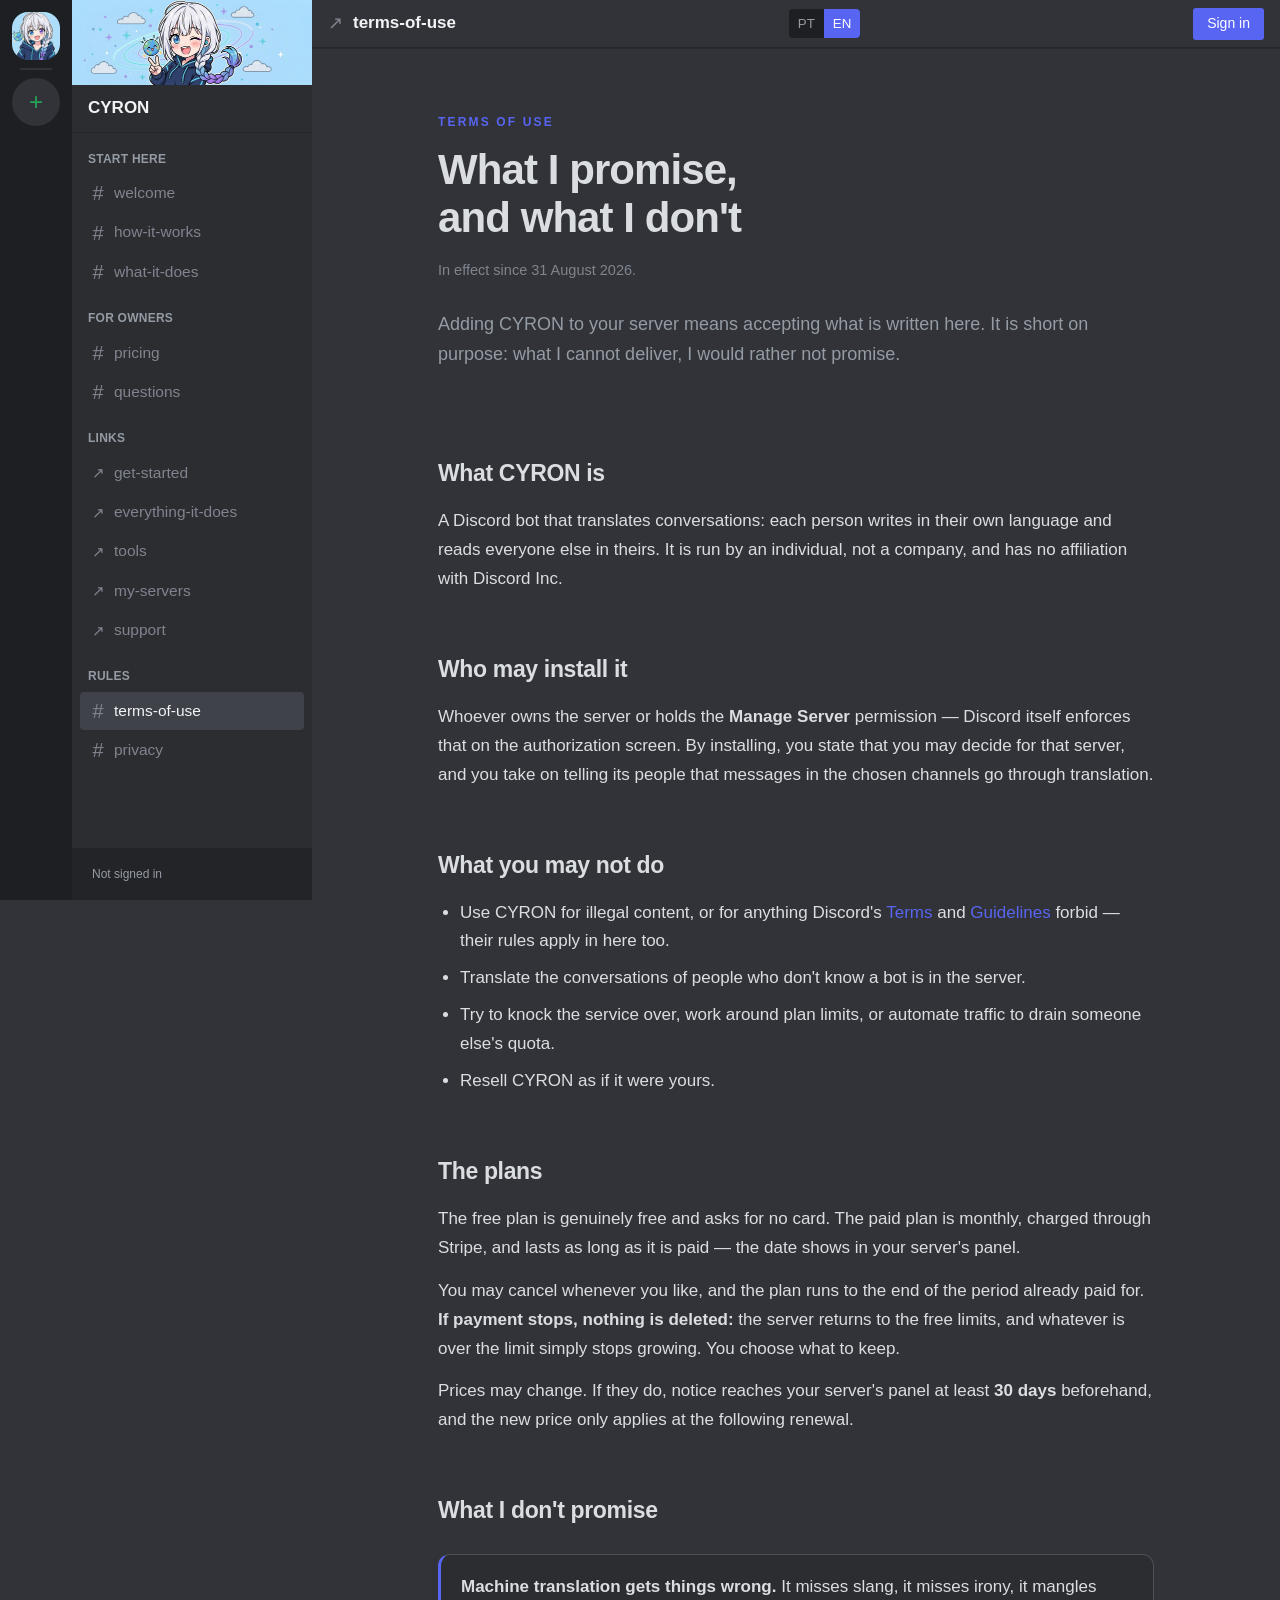
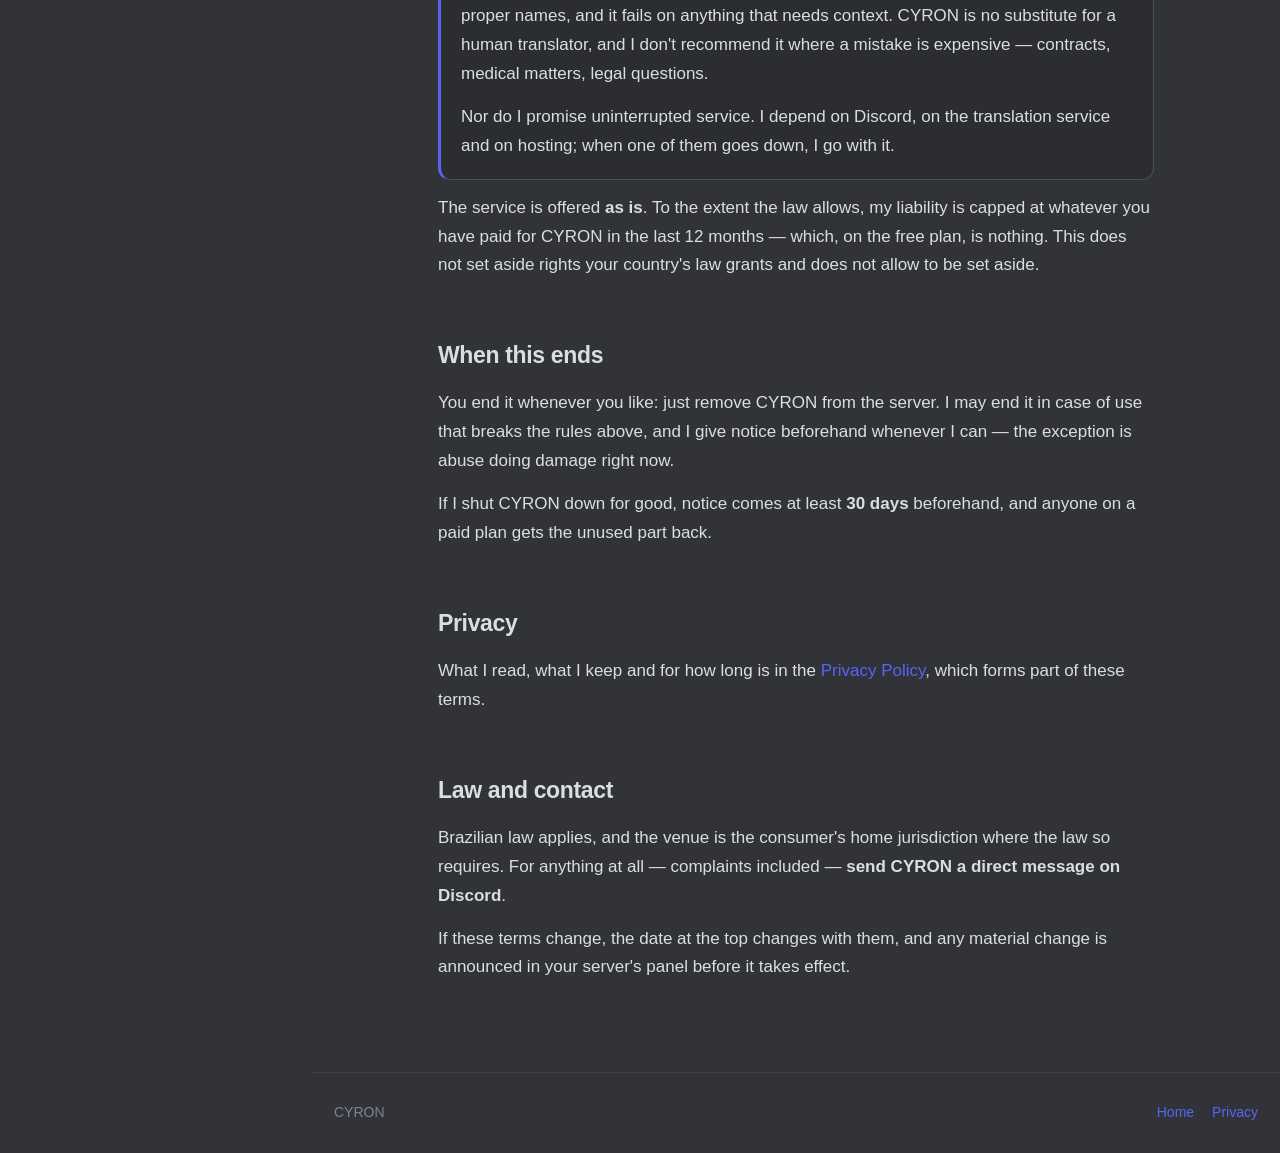
<file: cyron/termos.html>
<!doctype html>
<html lang="pt-BR" class="casca">
<head>
<script>/* endereço antigo → hicyron.github.io (mesma página, mesmos parâmetros) */
if (location.hostname === "portal-alianca.github.io") location.replace("https://hicyron.github.io" + location.pathname.replace(/^\/cyron/, "") + location.search + location.hash);
</script>
<meta charset="utf-8">
<meta name="viewport" content="width=device-width, initial-scale=1">
<title>CYRON — Termos de Uso</title>
<meta name="description" content="O que eu prometo, o que eu não prometo, e o que acontece se você parar de pagar.">
<meta name="robots" content="index,follow">
<link rel="icon" href="./img/cyron.png">
<style>
:root{
  --fundo:#07080F; --painel:#13161C; --painel-2:#1A1E26; --painel-3:#222833;
  --borda:#232935; --borda-viva:#333B49;
  --texto:#EDEFF3; --fraco:#98A1AE; --fraquinho:#6C7583;
  --ambar:#7B8CFF; --ambar-claro:#A9B4FF; --verde:#5EBB83; --azul:#5865F2;
  --r:16px;
}
*{box-sizing:border-box}
body{
  margin:0; background:var(--fundo); color:var(--texto);
  font:17px/1.7 -apple-system,BlinkMacSystemFont,"Segoe UI",Roboto,Helvetica,Arial,sans-serif;
  -webkit-font-smoothing:antialiased;
}
a{color:var(--ambar); text-decoration:none}
a:hover{text-decoration:underline}
.env{max-width:760px; margin:0 auto; padding:0 22px}

.barra{position:sticky; top:0; z-index:30; background:rgba(11,13,17,.86); backdrop-filter:blur(12px); border-bottom:1px solid var(--borda)}
.barra .env{display:flex; align-items:center; gap:14px; height:60px; max-width:1000px}
.marca{font-weight:800; letter-spacing:.14em; font-size:15px; color:var(--texto)}
.marca b{color:var(--ambar); font-weight:800}
.barra nav{margin-left:auto; display:flex; align-items:center; gap:6px}
.barra nav a{color:var(--fraco); font-size:14.5px; padding:8px 11px; border-radius:9px; white-space:nowrap}
.barra nav a:hover{color:var(--texto); background:var(--painel-2); text-decoration:none}
.idioma{display:flex; border:1px solid var(--borda-viva); border-radius:9px; overflow:hidden; margin-left:6px; flex:0 0 auto}
.idioma button{background:none; border:0; color:var(--fraco); font:700 12px/1 inherit; padding:8px 10px; cursor:pointer}
.idioma button[aria-pressed="true"]{background:var(--ambar); color:#0B0D1A}
@media (max-width:760px){
  .barra .env{height:auto; padding:9px 16px 0; flex-wrap:wrap; gap:0 10px}
  .barra nav{order:3; width:100%; margin:6px -16px 0; padding:0 16px 8px;
    overflow-x:auto; scrollbar-width:none; gap:2px}
  .barra nav::-webkit-scrollbar{display:none}
  .idioma{margin-left:auto}
}

.topo{padding:64px 0 8px}
.rotulo{font-size:12px; font-weight:750; letter-spacing:.18em; text-transform:uppercase; color:var(--ambar); margin-bottom:14px}
h1{font-size:clamp(30px,5vw,42px); line-height:1.14; letter-spacing:-.022em; margin:0}
.data{margin-top:16px; color:var(--fraquinho); font-size:14.5px}
.abre{margin:26px 0 0; color:var(--fraco); font-size:18px}

main{padding:20px 0 90px}
h2{font-size:23px; letter-spacing:-.015em; margin:56px 0 0}
p{margin:14px 0 0}
ul{margin:14px 0 0; padding-left:22px}
li{margin:8px 0}
strong{font-weight:650}

.aviso{margin-top:24px; background:var(--painel); border:1px solid var(--borda-viva);
  border-left:3px solid var(--ambar); border-radius:12px; padding:18px 20px}
.aviso p:first-child{margin-top:0}

footer{border-top:1px solid var(--borda); padding:28px 0; color:var(--fraquinho); font-size:14px}
footer .env{display:flex; gap:18px; flex-wrap:wrap; max-width:1000px}
footer nav{margin-left:auto; display:flex; gap:18px; flex-wrap:wrap}

[data-en]{display:none}
html[lang="en"] [data-pt]{display:none}
html[lang="en"] [data-en]{display:revert}
</style>
<link rel="stylesheet" href="./casca.css?v=20261005b">
<script src="./casca.js?v=20261005b" defer></script>
</head>
<body>

<header class="barra">
  <div class="env">
    <a class="marca" href="./">CY<b>RON</b></a>
    <nav>
      <a href="./"><span data-pt>Início</span><span data-en>Home</span></a>
      <a href="./recursos.html"><span data-pt>Tudo que ela faz</span><span data-en>Everything it does</span></a>
      <a href="./#passos"><span data-pt>Primeiros passos</span><span data-en>Get started</span></a>
      <a href="./privacidade.html"><span data-pt>Privacidade</span><span data-en>Privacy</span></a>
    </nav>
    <div class="idioma" role="group" aria-label="Idioma / Language">
      <button type="button" data-troca="pt" aria-pressed="true">PT</button>
      <button type="button" data-troca="en" aria-pressed="false">EN</button>
    </div>
  </div>
</header>

<div class="topo">
  <div class="env">
    <div class="rotulo"><span data-pt>Termos de uso</span><span data-en>Terms of use</span></div>
    <h1>
      <span data-pt>O que eu prometo,<br>e o que eu não prometo</span>
      <span data-en>What I promise,<br>and what I don't</span>
    </h1>
    <p class="data">
      <span data-pt>Em vigor desde 31 de agosto de 2026.</span>
      <span data-en>In effect since 31 August 2026.</span>
    </p>
    <p class="abre">
      <span data-pt>Adicionar a CYRON ao seu servidor é aceitar o que está escrito aqui. É curto de propósito: o que eu não puder cumprir, eu prefiro não prometer.</span>
      <span data-en>Adding CYRON to your server means accepting what is written here. It is short on purpose: what I cannot deliver, I would rather not promise.</span>
    </p>
  </div>
</div>

<main>
  <div class="env">

    <h2><span data-pt>O que a CYRON é</span><span data-en>What CYRON is</span></h2>
    <p>
      <span data-pt>Um bot do Discord que traduz conversas: cada pessoa escreve na língua dela e lê as outras na dela. Ele é operado por uma pessoa física, não por uma empresa, e não tem qualquer vínculo com a Discord Inc.</span>
      <span data-en>A Discord bot that translates conversations: each person writes in their own language and reads everyone else in theirs. It is run by an individual, not a company, and has no affiliation with Discord Inc.</span>
    </p>

    <h2><span data-pt>Quem pode instalar</span><span data-en>Who may install it</span></h2>
    <p>
      <span data-pt>Quem for dono do servidor ou tiver a permissão <strong>Gerenciar Servidor</strong> — o próprio Discord já cuida disso na tela de autorização. Ao instalar, você declara que pode decidir por aquele servidor, e assume a responsabilidade de contar às pessoas dele que as mensagens dos canais escolhidos passam por tradução.</span>
      <span data-en>Whoever owns the server or holds the <strong>Manage Server</strong> permission — Discord itself enforces that on the authorization screen. By installing, you state that you may decide for that server, and you take on telling its people that messages in the chosen channels go through translation.</span>
    </p>

    <h2><span data-pt>O que você não pode fazer</span><span data-en>What you may not do</span></h2>
    <ul>
      <li><span data-pt>Usar a CYRON para conteúdo ilegal, ou para o que os <a href="https://discord.com/terms" target="_blank" rel="noopener">Termos</a> e as <a href="https://discord.com/guidelines" target="_blank" rel="noopener">Diretrizes</a> do Discord proíbem — as regras deles valem aqui dentro também.</span>
          <span data-en>Use CYRON for illegal content, or for anything Discord's <a href="https://discord.com/terms" target="_blank" rel="noopener">Terms</a> and <a href="https://discord.com/guidelines" target="_blank" rel="noopener">Guidelines</a> forbid — their rules apply in here too.</span></li>
      <li><span data-pt>Traduzir conversas de pessoas que não sabem que existe um bot no servidor.</span>
          <span data-en>Translate the conversations of people who don't know a bot is in the server.</span></li>
      <li><span data-pt>Tentar derrubar o serviço, contornar os limites do plano, ou automatizar tráfego para esgotar a cota alheia.</span>
          <span data-en>Try to knock the service over, work around plan limits, or automate traffic to drain someone else's quota.</span></li>
      <li><span data-pt>Revender a CYRON como se fosse seu.</span>
          <span data-en>Resell CYRON as if it were yours.</span></li>
    </ul>

    <h2><span data-pt>Os planos</span><span data-en>The plans</span></h2>
    <p>
      <span data-pt>O plano grátis é grátis de verdade e não pede cartão. O plano pago é mensal, cobrado pela Stripe, e vale enquanto estiver pago — a data aparece no painel do seu servidor.</span>
      <span data-en>The free plan is genuinely free and asks for no card. The paid plan is monthly, charged through Stripe, and lasts as long as it is paid — the date shows in your server's panel.</span>
    </p>
    <p>
      <span data-pt>Você pode cancelar quando quiser, e o plano segue até o fim do período já pago. <strong>Se o pagamento parar, nada é apagado:</strong> o servidor volta aos limites do grátis, e o que passar do limite apenas para de crescer. Você escolhe o que manter.</span>
      <span data-en>You may cancel whenever you like, and the plan runs to the end of the period already paid for. <strong>If payment stops, nothing is deleted:</strong> the server returns to the free limits, and whatever is over the limit simply stops growing. You choose what to keep.</span>
    </p>
    <p>
      <span data-pt>Preços podem mudar. Se mudarem, o aviso chega no painel do seu servidor com pelo menos <strong>30 dias</strong> de antecedência, e o preço novo só vale na renovação seguinte.</span>
      <span data-en>Prices may change. If they do, notice reaches your server's panel at least <strong>30 days</strong> beforehand, and the new price only applies at the following renewal.</span>
    </p>

    <h2><span data-pt>O que eu não prometo</span><span data-en>What I don't promise</span></h2>
    <div class="aviso">
      <p>
        <span data-pt><strong>Tradução automática erra.</strong> Ela erra gíria, erra ironia, erra nome próprio e erra o que depende de contexto. A CYRON não substitui tradutor humano, e eu não recomendo usá-lo para nada onde um erro custe caro — contrato, assunto médico, questão jurídica.</span>
        <span data-en><strong>Machine translation gets things wrong.</strong> It misses slang, it misses irony, it mangles proper names, and it fails on anything that needs context. CYRON is no substitute for a human translator, and I don't recommend it where a mistake is expensive — contracts, medical matters, legal questions.</span>
      </p>
      <p>
        <span data-pt>Também não prometo funcionamento sem interrupção. Eu dependo do Discord, do serviço de tradução e da hospedagem; quando um deles cai, eu caio junto.</span>
        <span data-en>Nor do I promise uninterrupted service. I depend on Discord, on the translation service and on hosting; when one of them goes down, I go with it.</span>
      </p>
    </div>
    <p>
      <span data-pt>O serviço é oferecido <strong>como está</strong>. Na medida em que a lei permitir, minha responsabilidade fica limitada ao que você tiver pago pela CYRON nos últimos 12 meses — o que, no plano grátis, é zero. Isto não afasta direitos que a lei do seu país garanta e não permita afastar.</span>
      <span data-en>The service is offered <strong>as is</strong>. To the extent the law allows, my liability is capped at whatever you have paid for CYRON in the last 12 months — which, on the free plan, is nothing. This does not set aside rights your country's law grants and does not allow to be set aside.</span>
    </p>

    <h2><span data-pt>Quando isto acaba</span><span data-en>When this ends</span></h2>
    <p>
      <span data-pt>Você encerra quando quiser: é só remover a CYRON do servidor. Eu posso encerrar em caso de uso que quebre as regras acima, e aviso antes sempre que der — a exceção é o abuso que esteja causando dano agora.</span>
      <span data-en>You end it whenever you like: just remove CYRON from the server. I may end it in case of use that breaks the rules above, and I give notice beforehand whenever I can — the exception is abuse doing damage right now.</span>
    </p>
    <p>
      <span data-pt>Se eu desligar a CYRON de vez, o aviso chega com pelo menos <strong>30 dias</strong> de antecedência, e quem tiver plano pago recebe de volta a parte não usada.</span>
      <span data-en>If I shut CYRON down for good, notice comes at least <strong>30 days</strong> beforehand, and anyone on a paid plan gets the unused part back.</span>
    </p>

    <h2><span data-pt>Privacidade</span><span data-en>Privacy</span></h2>
    <p>
      <span data-pt>O que eu leio, o que guardo e por quanto tempo está na <a href="./privacidade.html">Política de Privacidade</a>, que faz parte destes termos.</span>
      <span data-en>What I read, what I keep and for how long is in the <a href="./privacidade.html">Privacy Policy</a>, which forms part of these terms.</span>
    </p>

    <h2><span data-pt>Lei e contato</span><span data-en>Law and contact</span></h2>
    <p>
      <span data-pt>Vale a lei brasileira, e o foro é o do domicílio do consumidor quando a lei assim determinar. Para qualquer assunto — inclusive reclamação — <strong>mande uma mensagem privada à CYRON no Discord</strong>.</span>
      <span data-en>Brazilian law applies, and the venue is the consumer's home jurisdiction where the law so requires. For anything at all — complaints included — <strong>send CYRON a direct message on Discord</strong>.</span>
    </p>
    <p>
      <span data-pt>Se estes termos mudarem, a data no topo muda junto, e mudança relevante é avisada no painel do seu servidor antes de valer.</span>
      <span data-en>If these terms change, the date at the top changes with them, and any material change is announced in your server's panel before it takes effect.</span>
    </p>

  </div>
</main>

<footer>
  <div class="env">
    <span>CYRON</span>
    <nav>
      <a href="./"><span data-pt>Início</span><span data-en>Home</span></a>
      <a href="./privacidade.html"><span data-pt>Privacidade</span><span data-en>Privacy</span></a>
    </nav>
  </div>
</footer>

<script>
function idioma(qual) {
  document.documentElement.lang = qual === "en" ? "en" : "pt-BR";
  [].forEach.call(document.querySelectorAll("[data-troca]"), function (b) {
    b.setAttribute("aria-pressed", String(b.dataset.troca === qual));
  });
  try { localStorage.setItem("cyron-idioma", qual); } catch (e) { /* aba anônima */ }
}
[].forEach.call(document.querySelectorAll("[data-troca]"), function (b) {
  b.addEventListener("click", function () { idioma(b.dataset.troca); });
});
(function () {
  var guardado = null;
  try { guardado = localStorage.getItem("cyron-idioma"); } catch (e) { /* idem */ }
  if (guardado) return idioma(guardado);
  var nav = (navigator.language || "pt").toLowerCase();
  if (nav.indexOf("pt") !== 0) idioma("en");
})();
</script>
</body>
</html>
</file>
<file: cyron/casca.css>
/* A casca de Discord das páginas de dentro (passos, recursos, painel,
   termos, privacidade): a mesma barra de servidores, a mesma lateral de
   canais e o mesmo topo da página inicial, montados pelo casca.js em volta
   do conteúdo de cada página.

   As cores das páginas antigas são remapeadas aqui para as do Discord
   escuro. `html.casca` vence o `:root` de cada página (mais específico),
   então nenhuma delas precisou ter o CSS reescrito. */
html.casca{
  --fundo:#313338; --fundo-2:#2B2D31; --fundo-3:#383A40;
  --painel:#2B2D31; --painel-2:#383A40; --painel-3:#404249;
  --borda:#3F4147; --borda-viva:#4E5058;
  --texto:#DBDEE1; --texto-fraco:#949BA4; --fraco:#949BA4; --fraquinho:#80848E;
  --ambar:#5865F2; --ambar-claro:#00A8FC; --azul:#5865F2; --verde:#23A55A;
  --c-lateral:#2B2D31; --c-servidores:#1E1F22; --c-linha:#26272B; --c-hover:rgba(78,80,88,.3);
  --c-forte:#F2F3F5; --c-blurple:#5865F2;
}
html.casca body{background:var(--fundo); margin:0}
/* Até o casca.js montar a casca, o topo antigo não aparece: sem ele, a
   página piscaria com o menu velho antes do novo. */
html.casca header.barra{display:none}

.casca .app{display:grid; grid-template-columns:72px 240px minmax(0,1fr); min-height:100vh}
.casca .servidores{background:var(--c-servidores); padding:12px 0; display:flex; flex-direction:column; align-items:center; gap:8px; position:sticky; top:0; height:100vh}
.casca .servidores a{width:48px; height:48px; border-radius:16px; display:grid; place-items:center; font-weight:700; color:#fff; font-size:15px; text-decoration:none; overflow:hidden}
.casca .servidores a:hover{border-radius:14px}
.casca .servidores img{width:48px; height:48px; display:block}
.casca .servidores .meu{background:var(--fundo); color:var(--texto); font-size:14px}
.casca .servidores .meu.ativo{border-radius:14px; box-shadow:0 0 0 2px var(--c-forte)}
.casca .servidores .outro{background:var(--fundo); color:var(--verde); font-size:24px; font-weight:400; border-radius:50%}
.casca .servidores .outro:hover{background:var(--verde); color:#fff; border-radius:16px}
.casca .servidores hr{width:32px; border:0; border-top:2px solid var(--fundo); margin:0}

.casca .lateral{background:var(--c-lateral); position:sticky; top:0; height:100vh; display:flex; flex-direction:column}
.casca .lateral .banner{display:block; width:100%; height:auto; aspect-ratio:17/6; object-fit:cover}
.casca .lateral header{height:48px; padding:0 16px; display:flex; align-items:center; font-weight:700; color:var(--c-forte); border-bottom:1px solid var(--c-linha)}
.casca .canais{padding:12px 8px; overflow-y:auto; flex:1}
.casca .categoria{font-size:12px; font-weight:700; letter-spacing:.02em; text-transform:uppercase; color:var(--fraco); padding:16px 8px 4px}
.casca .categoria:first-child{padding-top:4px}
.casca .canal{display:flex; align-items:center; gap:6px; padding:6px 8px; margin:1px 0; border-radius:4px; color:var(--fraquinho); font-weight:500; font-size:15.5px; text-decoration:none}
.casca .canal::before{content:"#"; font-size:20px; line-height:1; font-weight:400; color:var(--fraquinho); width:20px; text-align:center}
.casca .canal.fora::before{content:"↗"; font-size:15px}
.casca .canal:hover{background:var(--c-hover); color:var(--texto); text-decoration:none}
.casca .canal.ativo{background:rgba(78,80,88,.6); color:var(--c-forte)}
.casca .voce{background:#232428; padding:8px 12px; display:flex; align-items:center; gap:8px; min-height:52px}
.casca .voce .quem{display:flex; align-items:center; gap:6px; min-width:0; color:var(--texto); font-size:13px; font-weight:600; text-decoration:none}
.casca .voce .quem img{width:24px; height:24px; border-radius:50%}
.casca .voce .quem span{overflow:hidden; text-overflow:ellipsis; white-space:nowrap}
.casca .voce small{font-size:12px; color:var(--fraco)}

.casca .conversa{min-width:0}
.casca .topo-canal{position:sticky; top:0; z-index:30; height:48px; display:flex; align-items:center; gap:10px; padding:0 16px; background:var(--fundo);
  border-bottom:1px solid var(--c-linha); box-shadow:0 1px 0 rgba(0,0,0,.15); color:var(--c-forte); font-weight:700}
.casca .topo-canal .hash{color:var(--fraquinho); font-size:18px; font-weight:400}
.casca .topo-canal .titulo{white-space:nowrap; overflow:hidden; text-overflow:ellipsis; min-width:0}
.casca .topo-canal .idioma{display:flex; margin:0 0 0 auto !important; position:static !important; background:var(--c-servidores); border:0; border-radius:4px; overflow:hidden; flex:0 0 auto; padding:0; gap:0}
.casca .topo-canal .idioma button{background:none; border:0; border-radius:0; color:var(--fraco); font:700 12px/1 inherit; padding:7px 9px; cursor:pointer}
.casca .topo-canal .idioma button[aria-pressed="true"]{background:var(--c-blurple); color:#fff}
.casca .topo-canal .entrar{display:inline-flex; align-items:center; gap:6px; height:32px; padding:0 14px; border-radius:3px; font-size:14px; font-weight:500; color:#fff; background:var(--c-blurple); white-space:nowrap; text-decoration:none}
.casca .topo-canal .entrar:hover{background:#4752C4}
.casca .topo-canal .entrar img{width:20px; height:20px; border-radius:50%}
.casca .topo-canal .entrar span{max-width:110px; overflow:hidden; text-overflow:ellipsis}
.casca .topo-canal .idioma + .entrar,.casca .topo-canal .idioma + #eu{margin-left:8px}
.casca .topo-canal > .entrar:only-of-type{margin-left:auto}
/* O usuário que o painel mostra no próprio topo antigo vem para cá. */
.casca .topo-canal #eu{display:flex; align-items:center; gap:6px; font-size:13px; font-weight:600; color:var(--texto); margin-left:auto}
.casca .topo-canal #eu[hidden]{display:none}
.casca .topo-canal #eu img{width:22px; height:22px; border-radius:50%}

/* Conteúdo que grudava embaixo do topo antigo (60px) gruda embaixo do novo. */
.casca .filtros{top:48px}

.casca .menu-bt{display:none; background:none; border:0; color:var(--texto); font-size:22px; line-height:1; padding:6px 8px 6px 0; cursor:pointer}
.casca .veu{display:none}

@media (max-width:900px){
  .casca .app{grid-template-columns:minmax(0,1fr)}
  .casca .menu-bt{display:block}
  .casca .servidores,.casca .lateral{position:fixed; top:0; height:100%; z-index:41; transition:transform .2s ease}
  .casca .servidores{left:0; width:72px; transform:translateX(-100%); overflow-y:auto}
  .casca .lateral{left:72px; width:min(280px, calc(100vw - 72px)); transform:translateX(calc(-100% - 72px))}
  .casca.gaveta .servidores,.casca.gaveta .lateral{transform:none}
  .casca.gaveta .veu{display:block; position:fixed; inset:0; background:rgba(0,0,0,.55); z-index:40}
  .casca .topo-canal{padding:0 12px}
}
</file>
